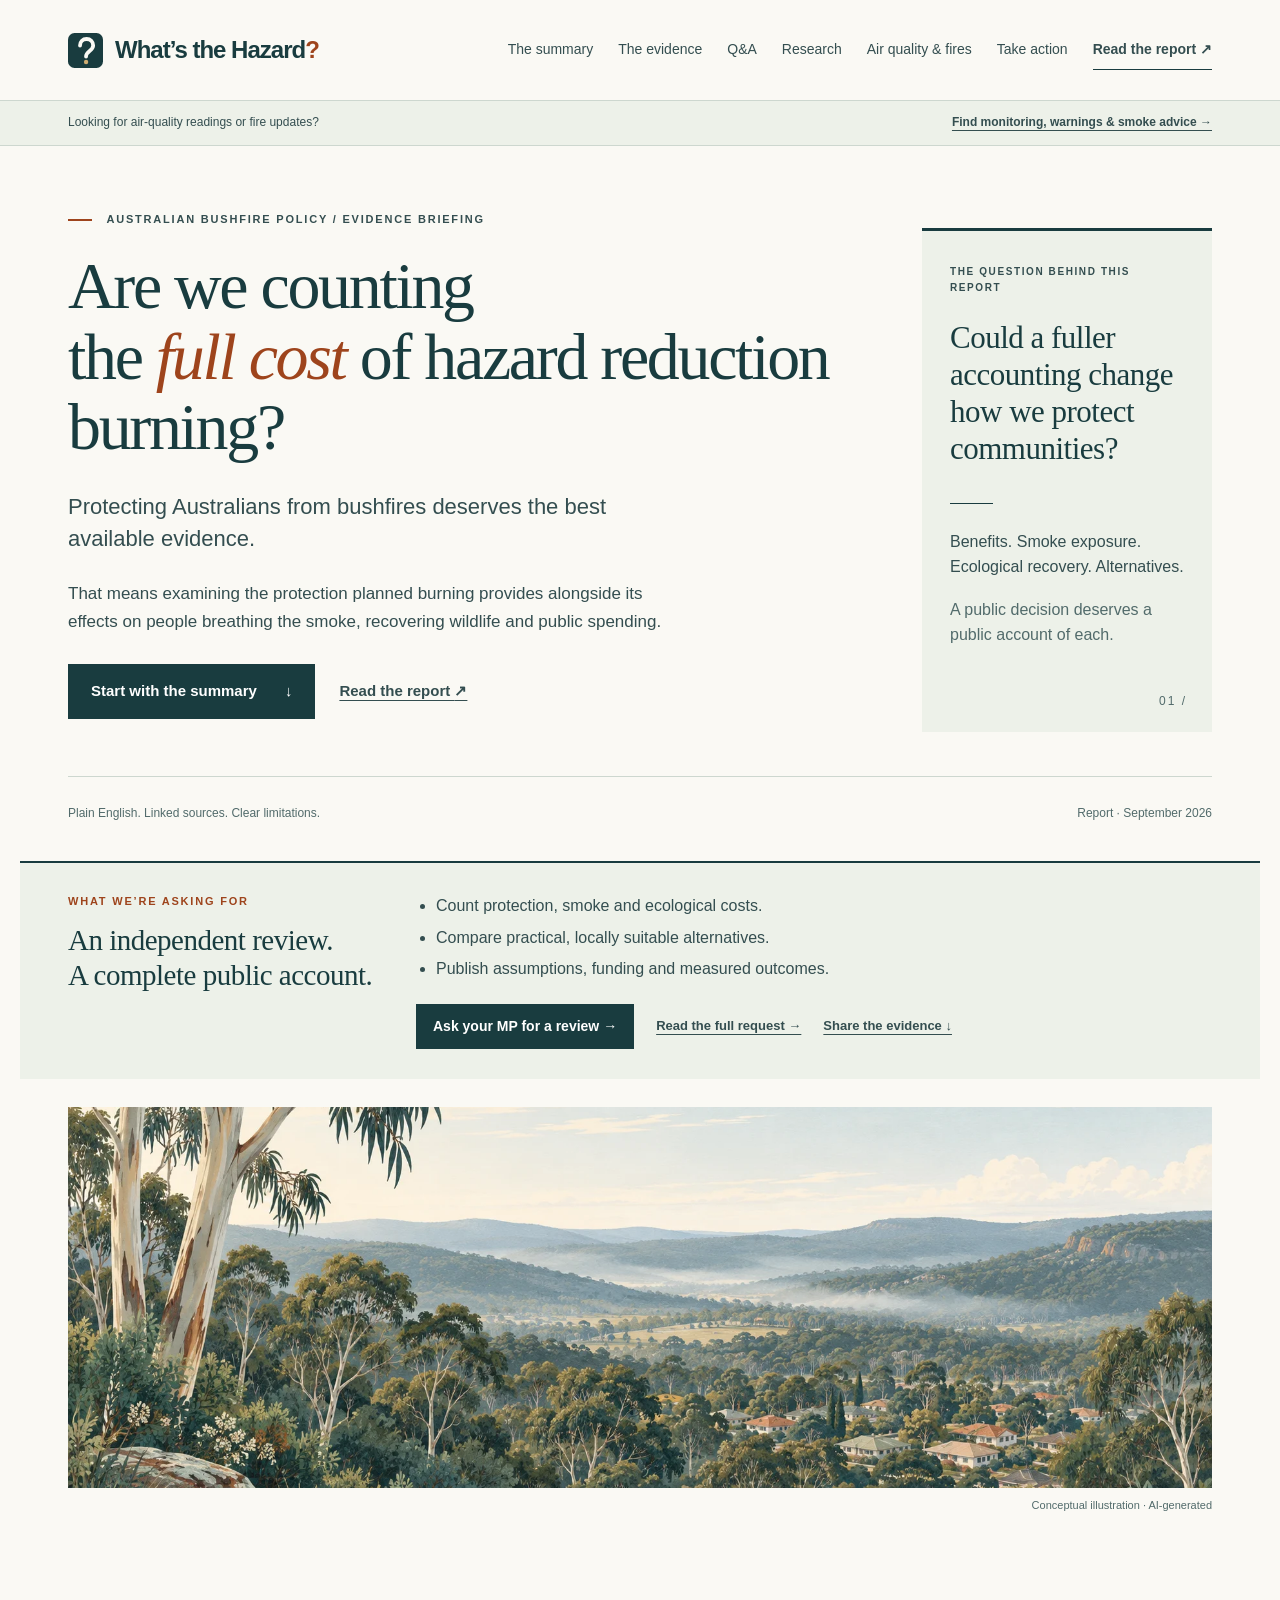
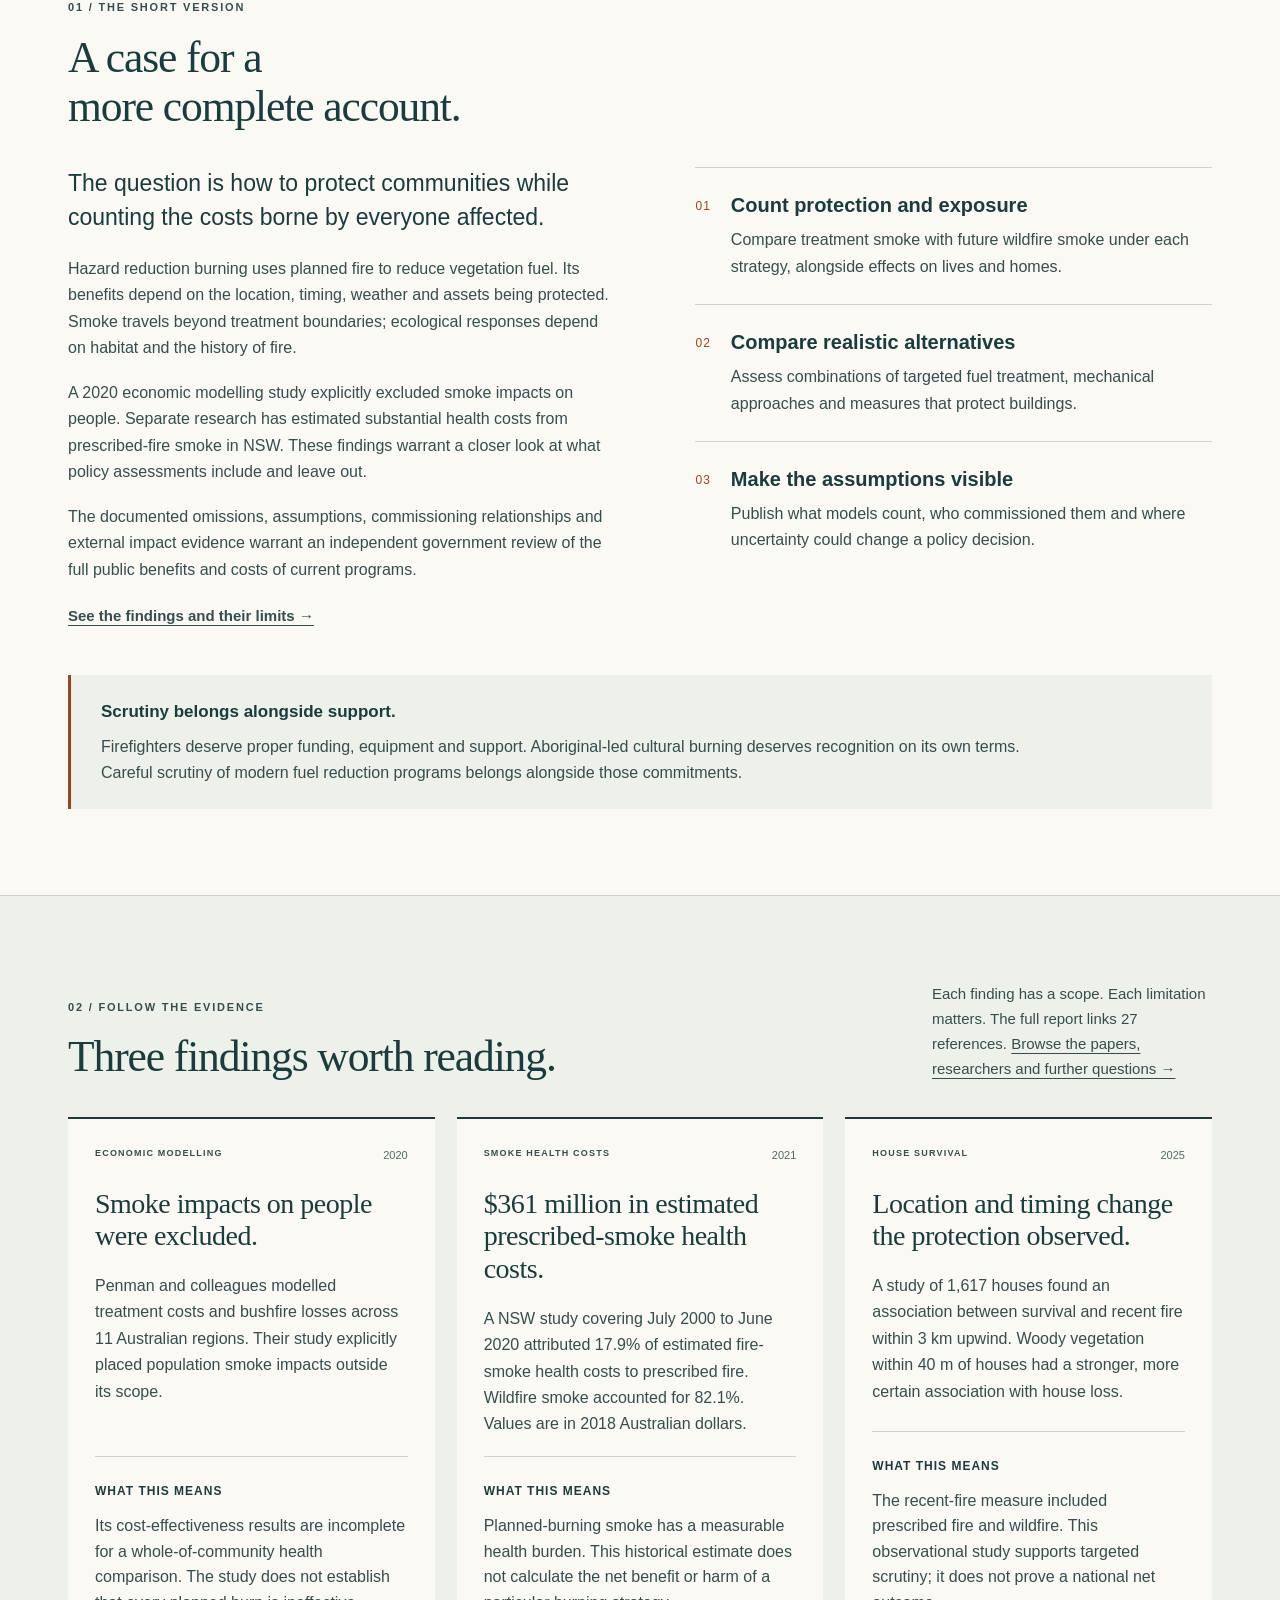
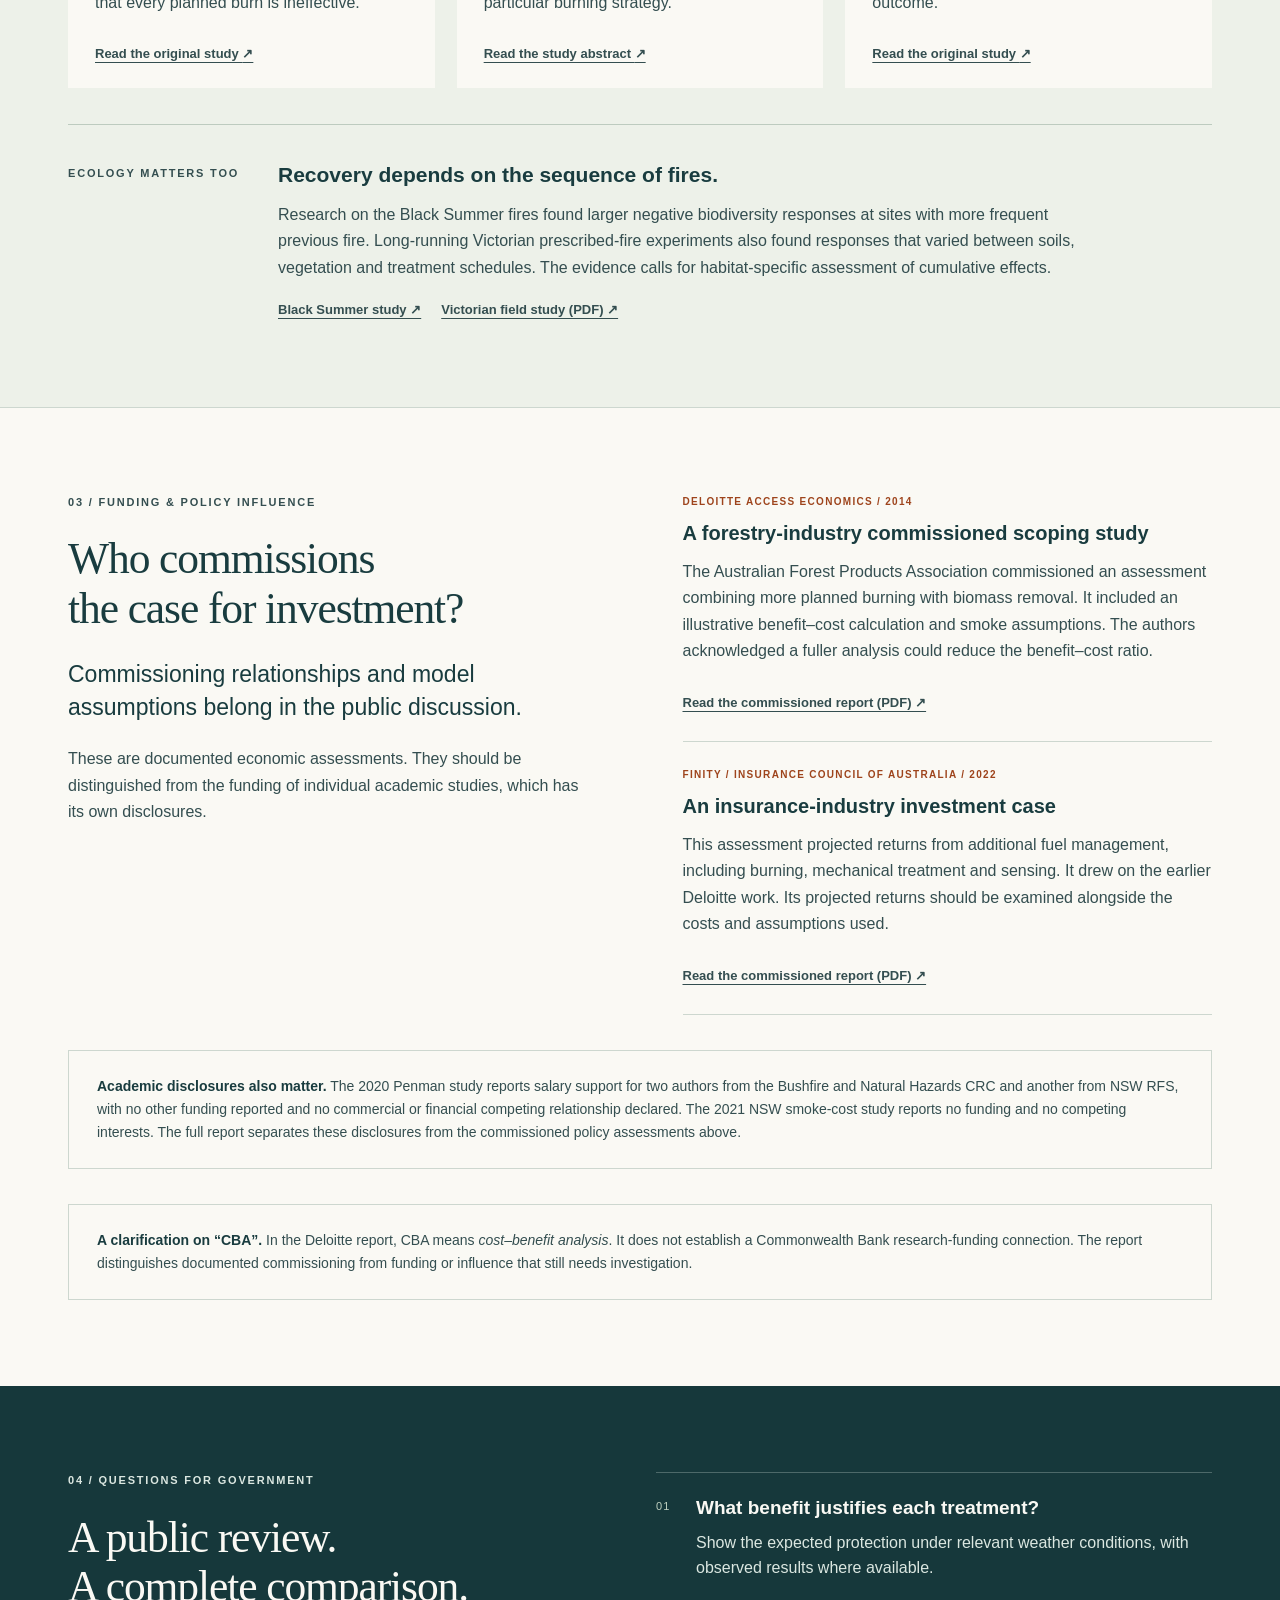
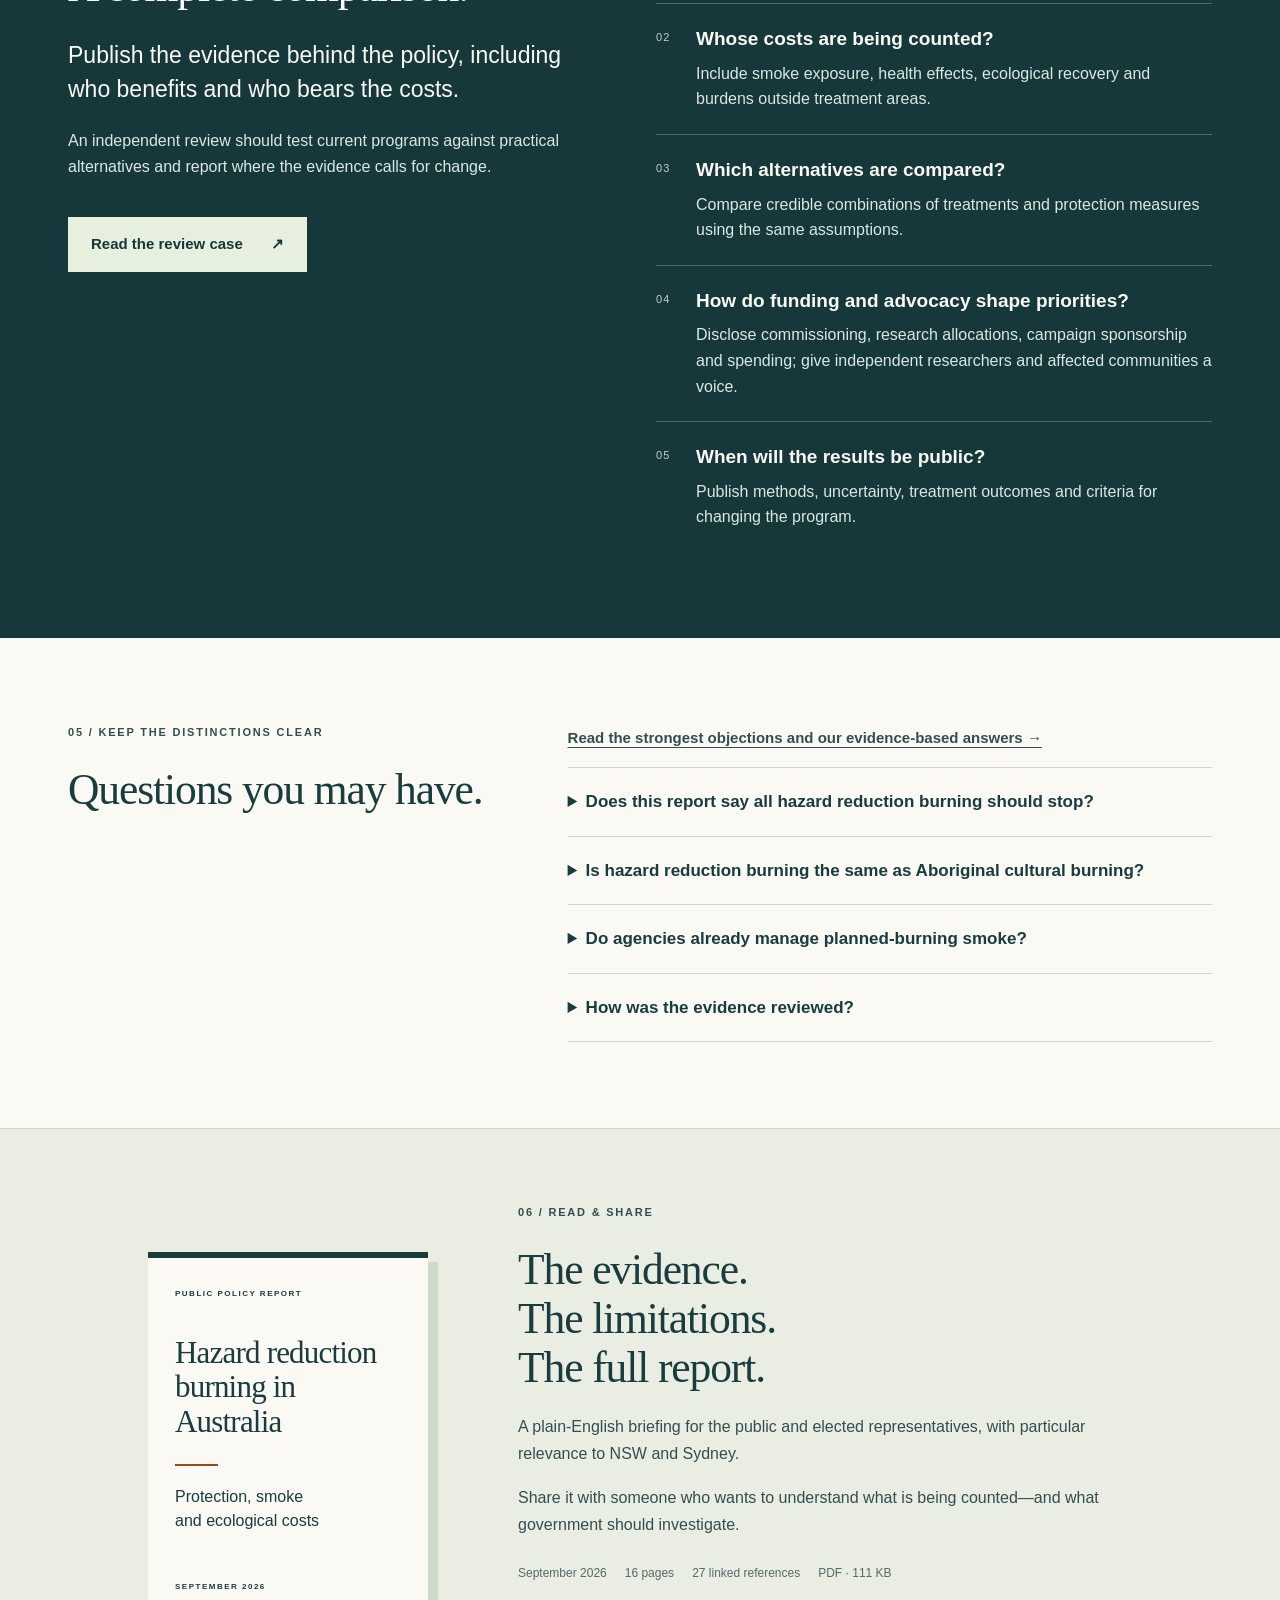
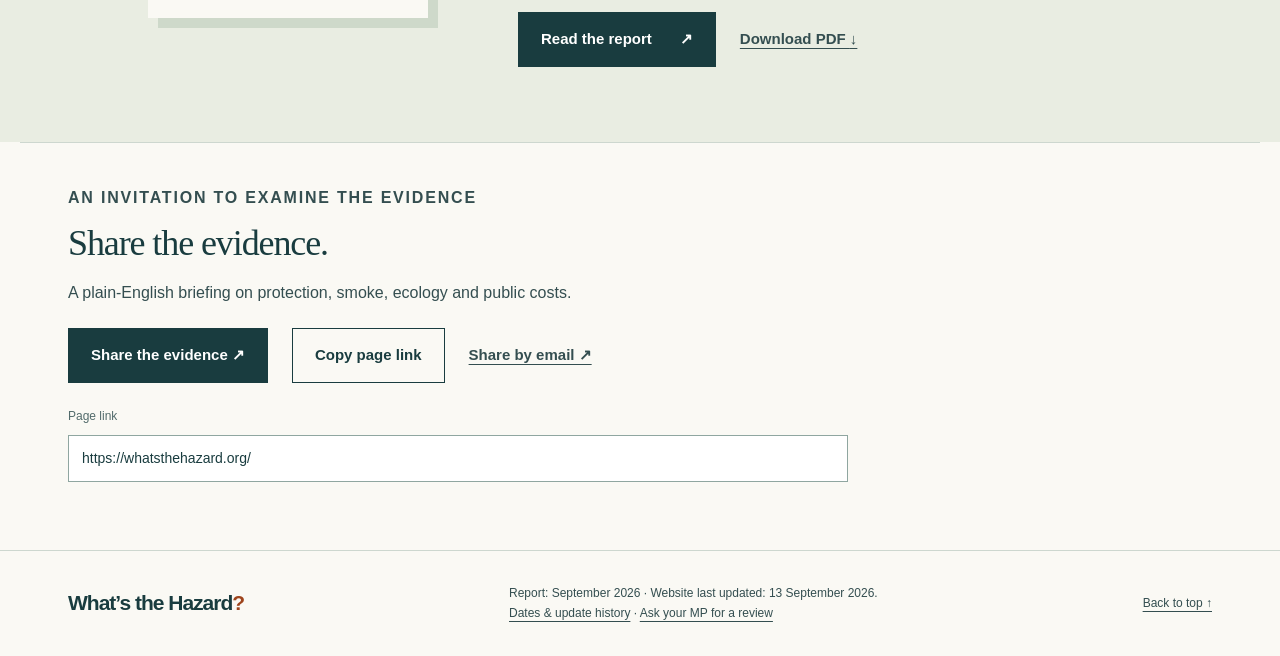
<file: index.html>
<!doctype html>
<html lang="en-AU">
<head>
  <meta charset="utf-8">
  <meta name="viewport" content="width=device-width, initial-scale=1">
  <meta name="description" content="A plain-English evidence briefing on Australian hazard reduction burning: community protection, smoke, ecology, funding and questions for an independent government review.">
  <meta name="theme-color" content="#193c3f">
  <title>What’s the Hazard? — Are we counting the full cost?</title>
  <link rel="icon" href="favicon.ico" sizes="16x16 32x32 48x48">
  <link rel="icon" href="favicon.svg" type="image/svg+xml">
  <link rel="apple-touch-icon" href="assets/apple-touch-icon.png">
  <link rel="stylesheet" href="styles.css">
  <script src="site.js" defer></script>
  <link rel="canonical" href="https://whatsthehazard.org/">
  <meta property="og:url" content="https://whatsthehazard.org/">
</head>
<body>
  <a class="skip" href="#main">Skip to content</a>
  <header class="header">
    <div class="wrap header-inner">
      <a class="brand" href="#top" aria-label="What’s the Hazard? home"><span class="brand-mark" aria-hidden="true"><img src="favicon.svg" alt="" width="35" height="35"></span>What’s the Hazard<span class="brand-dot" aria-hidden="true">?</span></a>
      <nav aria-label="Main navigation"><a href="#summary">The summary</a><a href="#evidence">The evidence</a><a href="questions.html">Q&amp;A</a><a href="research.html">Research</a><a href="air-quality.html">Air quality &amp; fires</a><a href="act.html">Take action</a><a class="nav-report" href="#report">Read the report <span aria-hidden="true">↗</span></a></nav>
    </div>
  </header>
  <main id="main">
    <div class="utility-strip"><div class="wrap"><span>Looking for air-quality readings or fire updates?</span><a href="air-quality.html">Find monitoring, warnings &amp; smoke advice <span aria-hidden="true">→</span></a></div></div>
    <section class="hero" id="top" aria-labelledby="hero-title">
      <div class="wrap hero-grid">
        <div>
          <p class="eyebrow"><span class="tiny-line" aria-hidden="true"></span> Australian bushfire policy / Evidence briefing</p>
          <h1 id="hero-title">Are we counting<br class="desktop-break"> the <em>full cost</em> of hazard reduction burning?</h1>
          <p class="hero-lead">Protecting Australians from bushfires deserves the best available evidence.</p>
          <p class="hero-body">That means examining the protection planned burning provides alongside its effects on people breathing the smoke, recovering wildlife and public spending.</p>
          <div class="actions"><a class="button" href="#summary">Start with the summary <span aria-hidden="true">↓</span></a><a class="text-link" href="reports/hazard-reduction-burning.pdf">Read the report <span aria-hidden="true">↗</span></a></div>
        </div>
        <aside class="hero-note" aria-label="The central question">
          <p class="eyebrow">The question behind this report</p>
          <p class="note-question">Could a fuller accounting change how we protect communities?</p>
          <div class="note-rule"></div>
          <p>Benefits. Smoke exposure. Ecological recovery. Alternatives.</p>
          <p class="note-small">A public decision deserves a public account of each.</p>
          <span class="note-number" aria-hidden="true">01 /</span>
        </aside>
      </div>
      <div class="wrap hero-bottom"><span>Plain English. Linked sources. Clear limitations.</span><span>Report <span aria-hidden="true">·</span> September 2026</span></div>
      <section class="wrap request-banner" id="our-request" aria-labelledby="request-title"><div><p class="eyebrow">What we’re asking for</p><h2 id="request-title">An independent review.<br>A complete public account.</h2></div><div><ul><li>Count protection, smoke and ecological costs.</li><li>Compare practical, locally suitable alternatives.</li><li>Publish assumptions, funding and measured outcomes.</li></ul><div class="actions"><a class="button" href="act.html#find-your-mp">Ask your MP for a review →</a><a class="text-link" href="act.html#full-request">Read the full request →</a><a class="text-link" href="#share">Share the evidence ↓</a></div></div></section>
      <figure class="wrap landscape-figure"><img src="assets/bushland-illustration.webp" alt="Conceptual illustration of eucalyptus bushland, houses at the forest edge and haze across distant hills." width="1774" height="887" decoding="async"><figcaption>Conceptual illustration · AI-generated</figcaption></figure>
    </section>

    <section class="section wrap" id="summary" aria-labelledby="summary-title">
      <div class="section-heading"><p class="eyebrow">01 / The short version</p><h2 id="summary-title">A case for a<br>more complete account.</h2></div>
      <div class="summary-grid">
        <div class="summary-copy">
          <p class="large-text">The question is how to protect communities while counting the costs borne by everyone affected.</p>
          <p>Hazard reduction burning uses planned fire to reduce vegetation fuel. Its benefits depend on the location, timing, weather and assets being protected. Smoke travels beyond treatment boundaries; ecological responses depend on habitat and the history of fire.</p>
          <p>A 2020 economic modelling study explicitly excluded smoke impacts on people. Separate research has estimated substantial health costs from prescribed-fire smoke in NSW. These findings warrant a closer look at what policy assessments include and leave out.</p>
          <p>The documented omissions, assumptions, commissioning relationships and external impact evidence warrant an independent government review of the full public benefits and costs of current programs.</p>
          <a class="text-link" href="#evidence">See the findings and their limits <span aria-hidden="true">→</span></a>
        </div>
        <div class="summary-points">
          <article><span class="point-number">01</span><div><h3>Count protection and exposure</h3><p>Compare treatment smoke with future wildfire smoke under each strategy, alongside effects on lives and homes.</p></div></article>
          <article><span class="point-number">02</span><div><h3>Compare realistic alternatives</h3><p>Assess combinations of targeted fuel treatment, mechanical approaches and measures that protect buildings.</p></div></article>
          <article><span class="point-number">03</span><div><h3>Make the assumptions visible</h3><p>Publish what models count, who commissioned them and where uncertainty could change a policy decision.</p></div></article>
        </div>
      </div>
      <div class="commitment"><strong>Scrutiny belongs alongside support.</strong><p>Firefighters deserve proper funding, equipment and support. Aboriginal-led cultural burning deserves recognition on its own terms. Careful scrutiny of modern fuel reduction programs belongs alongside those commitments.</p></div>
    </section>

    <section class="evidence-section" id="evidence" aria-labelledby="evidence-title">
      <div class="wrap section">
        <div class="section-heading heading-wide"><div><p class="eyebrow">02 / Follow the evidence</p><h2 id="evidence-title">Three findings worth reading.</h2></div><p>Each finding has a scope. Each limitation matters. The full report links 27 references. <a href="research.html">Browse the papers, researchers and further questions →</a></p></div>
        <div class="evidence-grid">
          <article class="evidence-card">
            <div class="card-top"><span class="eyebrow">Economic modelling</span><span class="year">2020</span></div>
            <h3>Smoke impacts on people were excluded.</h3>
            <p>Penman and colleagues modelled treatment costs and bushfire losses across 11 Australian regions. Their study explicitly placed population smoke impacts outside its scope.</p>
            <div class="limit"><strong>What this means</strong><p>Its cost-effectiveness results are incomplete for a whole-of-community health comparison. The study does not establish that every planned burn is ineffective.</p></div>
            <a class="source-link" href="https://www.frontiersin.org/journals/forests-and-global-change/articles/10.3389/ffgc.2020.00079/full">Read the original study <span aria-hidden="true">↗</span></a>
          </article>
          <article class="evidence-card">
            <div class="card-top"><span class="eyebrow">Smoke health costs</span><span class="year">2021</span></div>
            <h3>$361 million in estimated prescribed-smoke health costs.</h3>
            <p>A NSW study covering July 2000 to June 2020 attributed 17.9% of estimated fire-smoke health costs to prescribed fire. Wildfire smoke accounted for 82.1%. Values are in 2018 Australian dollars.</p>
            <div class="limit"><strong>What this means</strong><p>Planned-burning smoke has a measurable health burden. This historical estimate does not calculate the net benefit or harm of a particular burning strategy.</p></div>
            <a class="source-link" href="https://pubmed.ncbi.nlm.nih.gov/34508682/">Read the study abstract <span aria-hidden="true">↗</span></a>
          </article>
          <article class="evidence-card">
            <div class="card-top"><span class="eyebrow">House survival</span><span class="year">2025</span></div>
            <h3>Location and timing change the protection observed.</h3>
            <p>A study of 1,617 houses found an association between survival and recent fire within 3 km upwind. Woody vegetation within 40 m of houses had a stronger, more certain association with house loss.</p>
            <div class="limit"><strong>What this means</strong><p>The recent-fire measure included prescribed fire and wildfire. This observational study supports targeted scrutiny; it does not prove a national net outcome.</p></div>
            <a class="source-link" href="https://link.springer.com/article/10.1186/s42408-025-00413-z">Read the original study <span aria-hidden="true">↗</span></a>
          </article>
        </div>
        <div class="ecology-note"><span class="eyebrow">Ecology matters too</span><div><h3>Recovery depends on the sequence of fires.</h3><p>Research on the Black Summer fires found larger negative biodiversity responses at sites with more frequent previous fire. Long-running Victorian prescribed-fire experiments also found responses that varied between soils, vegetation and treatment schedules. The evidence calls for habitat-specific assessment of cumulative effects.</p><div class="source-pair"><a href="https://doi.org/10.1038/s41586-024-08174-6">Black Summer study ↗</a><a href="https://www.ffm.vic.gov.au/__data/assets/pdf_file/0018/21069/Report-57-Ecological-effects-of-repeated-low-intensity-fires-summary.pdf">Victorian field study (PDF) ↗</a></div></div></div>
      </div>
    </section>

    <section class="section wrap" id="funding" aria-labelledby="funding-title">
      <div class="funding-grid">
        <div><p class="eyebrow">03 / Funding &amp; policy influence</p><h2 id="funding-title">Who commissions<br>the case for investment?</h2><p class="large-text">Commissioning relationships and model assumptions belong in the public discussion.</p><p>These are documented economic assessments. They should be distinguished from the funding of individual academic studies, which has its own disclosures.</p></div>
        <div class="funding-items">
          <article><p class="eyebrow">Deloitte Access Economics / 2014</p><h3>A forestry-industry commissioned scoping study</h3><p>The Australian Forest Products Association commissioned an assessment combining more planned burning with biomass removal. It included an illustrative benefit–cost calculation and smoke assumptions. The authors acknowledged a fuller analysis could reduce the benefit–cost ratio.</p><a class="source-link" href="https://ausfpa.com.au/wp-content/uploads/2016/01/AFPA-DAE-report-Amended-Final-2014-05-27.pdf">Read the commissioned report (PDF) ↗</a></article>
          <article><p class="eyebrow">Finity / Insurance Council of Australia / 2022</p><h3>An insurance-industry investment case</h3><p>This assessment projected returns from additional fuel management, including burning, mechanical treatment and sensing. It drew on the earlier Deloitte work. Its projected returns should be examined alongside the costs and assumptions used.</p><a class="source-link" href="https://insurancecouncil.com.au/wp-content/uploads/2022/02/R_ICA_Resilience_Final_220218.pdf">Read the commissioned report (PDF) ↗</a></article>
        </div>
      </div>
      <div class="clarification"><strong>Academic disclosures also matter.</strong> The 2020 Penman study reports salary support for two authors from the Bushfire and Natural Hazards CRC and another from NSW RFS, with no other funding reported and no commercial or financial competing relationship declared. The 2021 NSW smoke-cost study reports no funding and no competing interests. The full report separates these disclosures from the commissioned policy assessments above.</div>
      <div class="clarification"><strong>A clarification on “CBA”.</strong> In the Deloitte report, CBA means <em>cost–benefit analysis</em>. It does not establish a Commonwealth Bank research-funding connection. The report distinguishes documented commissioning from funding or influence that still needs investigation.</div>
    </section>

    <section class="questions-section" id="questions" aria-labelledby="questions-title">
      <div class="wrap section questions-grid">
        <div><p class="eyebrow">04 / Questions for government</p><h2 id="questions-title">A public review.<br>A complete comparison.</h2><p class="large-text">Publish the evidence behind the policy, including who benefits and who bears the costs.</p><p>An independent review should test current programs against practical alternatives and report where the evidence calls for change.</p><a class="button button-light" href="reports/hazard-reduction-burning.pdf">Read the review case <span aria-hidden="true">↗</span></a></div>
        <ol class="questions-list">
          <li><h3>What benefit justifies each treatment?</h3><p>Show the expected protection under relevant weather conditions, with observed results where available.</p></li>
          <li><h3>Whose costs are being counted?</h3><p>Include smoke exposure, health effects, ecological recovery and burdens outside treatment areas.</p></li>
          <li><h3>Which alternatives are compared?</h3><p>Compare credible combinations of treatments and protection measures using the same assumptions.</p></li>
          <li><h3>How do funding and advocacy shape priorities?</h3><p>Disclose commissioning, research allocations, campaign sponsorship and spending; give independent researchers and affected communities a voice.</p></li>
          <li><h3>When will the results be public?</h3><p>Publish methods, uncertainty, treatment outcomes and criteria for changing the program.</p></li>
        </ol>
      </div>
    </section>

    <section class="section wrap faq-section" aria-labelledby="faq-title">
      <div><p class="eyebrow">05 / Keep the distinctions clear</p><h2 id="faq-title">Questions you may have.</h2></div>
      <div class="faq-list"><p class="qa-promo"><a class="text-link" href="questions.html">Read the strongest objections and our evidence-based answers →</a></p>
        <details><summary>Does this report say all hazard reduction burning should stop?</summary><div class="faq-answer"><p>It makes the case for a complete comparison of protection, health, ecological effects and alternatives. Benefits can vary substantially by place and conditions. The evidence presented does not establish that every burn is harmful or that a single alternative fits every landscape.</p></div></details>
        <details><summary>Is hazard reduction burning the same as Aboriginal cultural burning?</summary><div class="faq-answer"><p>They can have different objectives, governance and practices. The NSW Cultural Fire Strategy identifies conflation of cultural fire with hazard reduction as a barrier. Aboriginal-led cultural fire should be understood on its own terms, with Aboriginal authority and knowledge respected.</p><a href="https://www.environment.nsw.gov.au/sites/default/files/2025-11/nsw-cultural-fire-strategy-250178.pdf">Read the NSW Cultural Fire Strategy (PDF) ↗</a></div></details>
        <details><summary>Do agencies already manage planned-burning smoke?</summary><div class="faq-answer"><p>The NSW Rural Fire Service describes smoke forecasting, community advice and adjustments to burns. A government review should examine how these measures perform and whether residual exposure and health costs are fully included in policy assessments.</p><a href="https://www.rfs.nsw.gov.au/fire-information/hazard-reductions/managing-smoke-and-its-impact-on-the-community">Read the RFS smoke-management information ↗</a></div></details>
        <details><summary>How was the evidence reviewed?</summary><div class="faq-answer"><p>This is a targeted evidence review, rather than a systematic literature search or a reanalysis of raw data. The report checks substantive claims against original publications, public abstracts, limitations and government documents, and identifies where only an abstract was accessible. It distinguishes observed results, modelled estimates and advocacy.</p><p>The report includes 27 linked references. Sources were checked on 13 September 2026. Read the methods and limitations before applying a finding to another region or treatment.</p></div></details>
      </div>
    </section>

    <section class="report-section" id="report" aria-labelledby="report-title">
      <div class="wrap report-grid">
        <div class="report-cover" aria-hidden="true"><span>PUBLIC POLICY REPORT</span><div>Hazard reduction<br>burning in<br>Australia<span class="cover-line"></span></div><p>Protection, smoke<br>and ecological costs</p><span>SEPTEMBER 2026</span></div>
        <div><p class="eyebrow">06 / Read &amp; share</p><h2 id="report-title">The evidence.<br>The limitations.<br>The full report.</h2><p>A plain-English briefing for the public and elected representatives, with particular relevance to NSW and Sydney.</p><p>Share it with someone who wants to understand what is being counted—and what government should investigate.</p><div class="report-meta"><span>September 2026</span><span>16 pages</span><span>27 linked references</span><span>PDF · 111 KB</span></div><div class="actions"><a class="button" href="reports/hazard-reduction-burning.pdf">Read the report <span aria-hidden="true">↗</span></a><a class="text-link" href="reports/hazard-reduction-burning.pdf" download>Download PDF <span aria-hidden="true">↓</span></a></div></div>
      </div>
    </section>
  </main>
  <section class="wrap share-section" id="share" aria-labelledby="share-title"><p class="eyebrow">An invitation to examine the evidence</p><h2 id="share-title">Share the evidence.</h2><p>A plain-English briefing on protection, smoke, ecology and public costs.</p><div class="actions"><button class="button" type="button" data-share hidden>Share the evidence ↗</button><button class="button button-outline" type="button" data-copy-link hidden>Copy page link</button><a class="text-link" data-share-email href="mailto:?subject=What%E2%80%99s%20the%20Hazard%3F%20%E2%80%94%20read%20the%20evidence&amp;body=A%20plain-English%20briefing%20on%20hazard%20reduction%20burning%3A%20protection%2C%20smoke%2C%20ecology%20and%20public%20costs.%0A%0Ahttps%3A%2F%2Fwhatsthehazard.org%2F">Share by email ↗</a></div><label class="share-link-label" for="share-url">Page link</label><input class="share-url" id="share-url" data-share-url type="url" value="https://whatsthehazard.org/" readonly><p class="action-status" id="share-status" role="status" aria-live="polite"></p></section><footer class="footer"><div class="wrap footer-inner"><a class="brand" href="index.html">What’s the Hazard<span class="brand-dot" aria-hidden="true">?</span></a><p>Report: September 2026 · Website last updated: <time datetime="2026-09-13">13 September 2026</time>.<br><a href="updates.html">Dates &amp; update history</a> · <a href="act.html">Ask your MP for a review</a></p><a href="#top">Back to top ↑</a></div></footer>
</body>
</html>
</file>
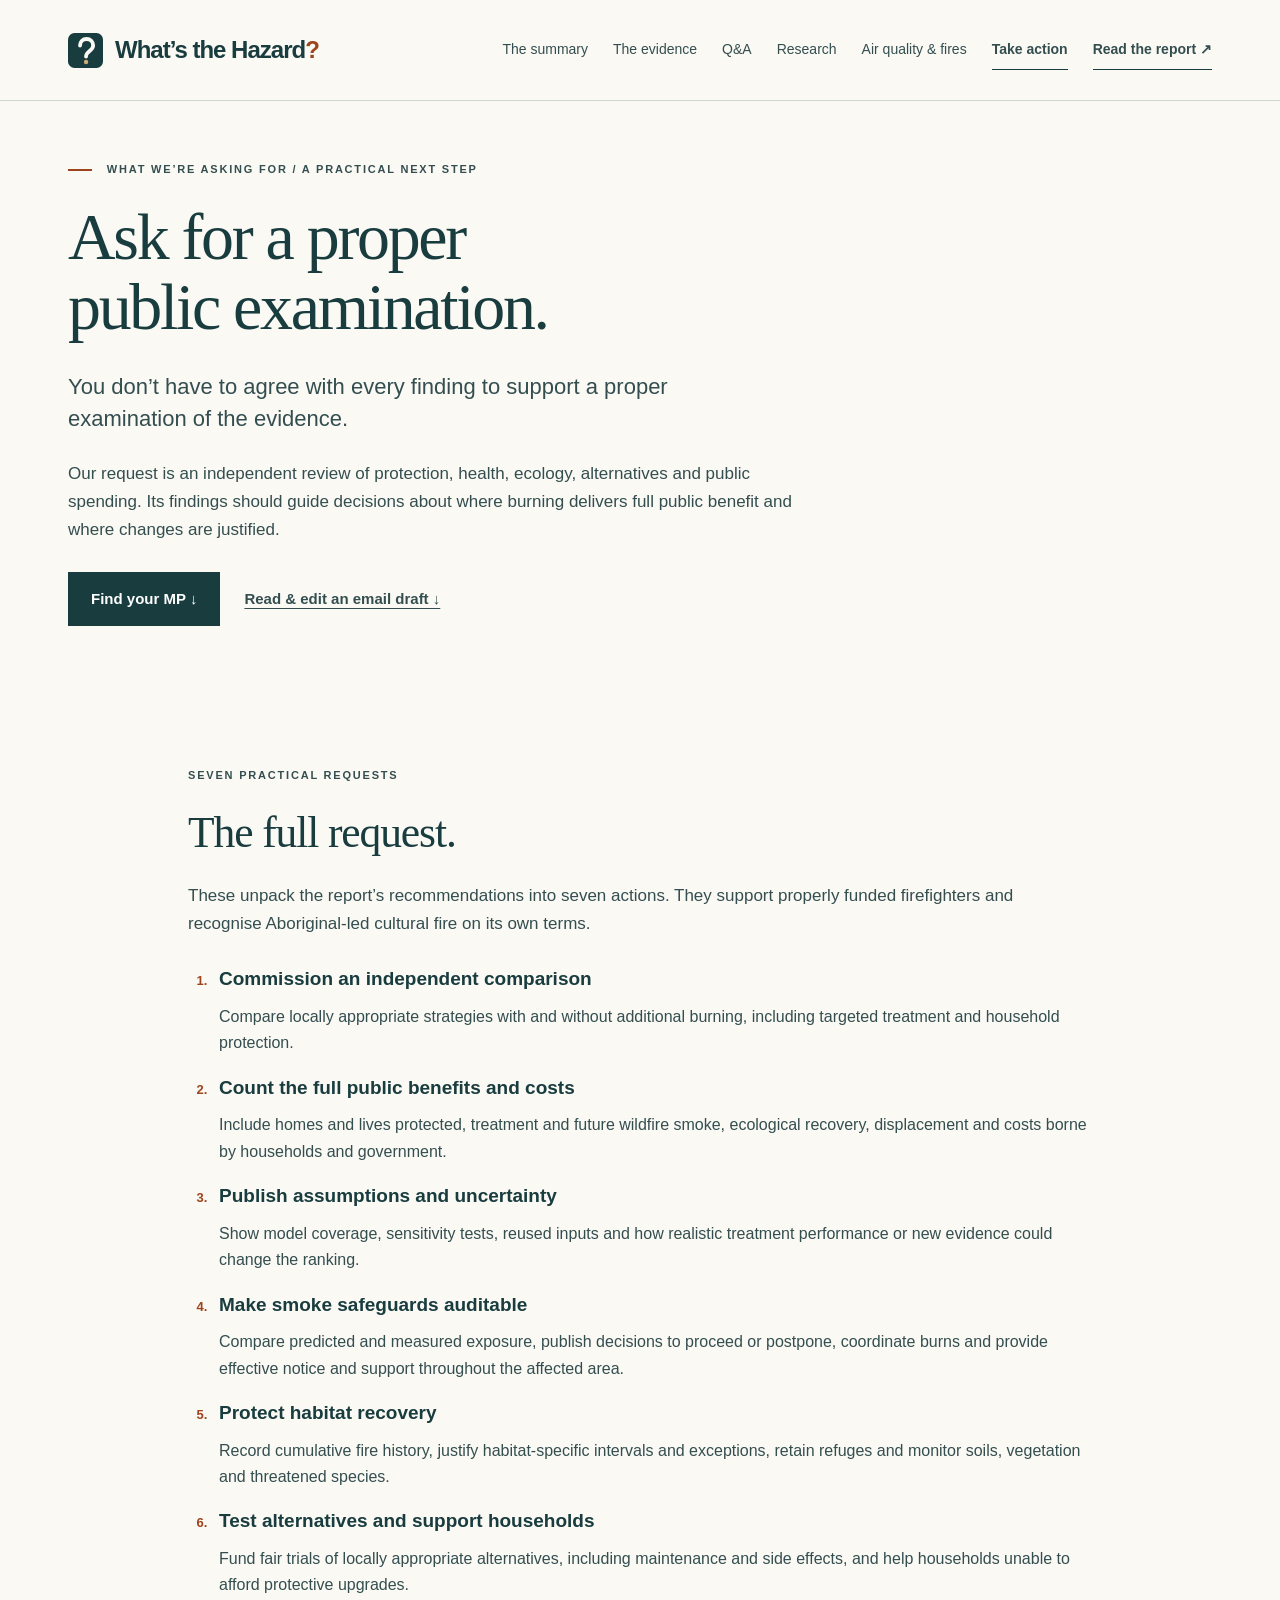
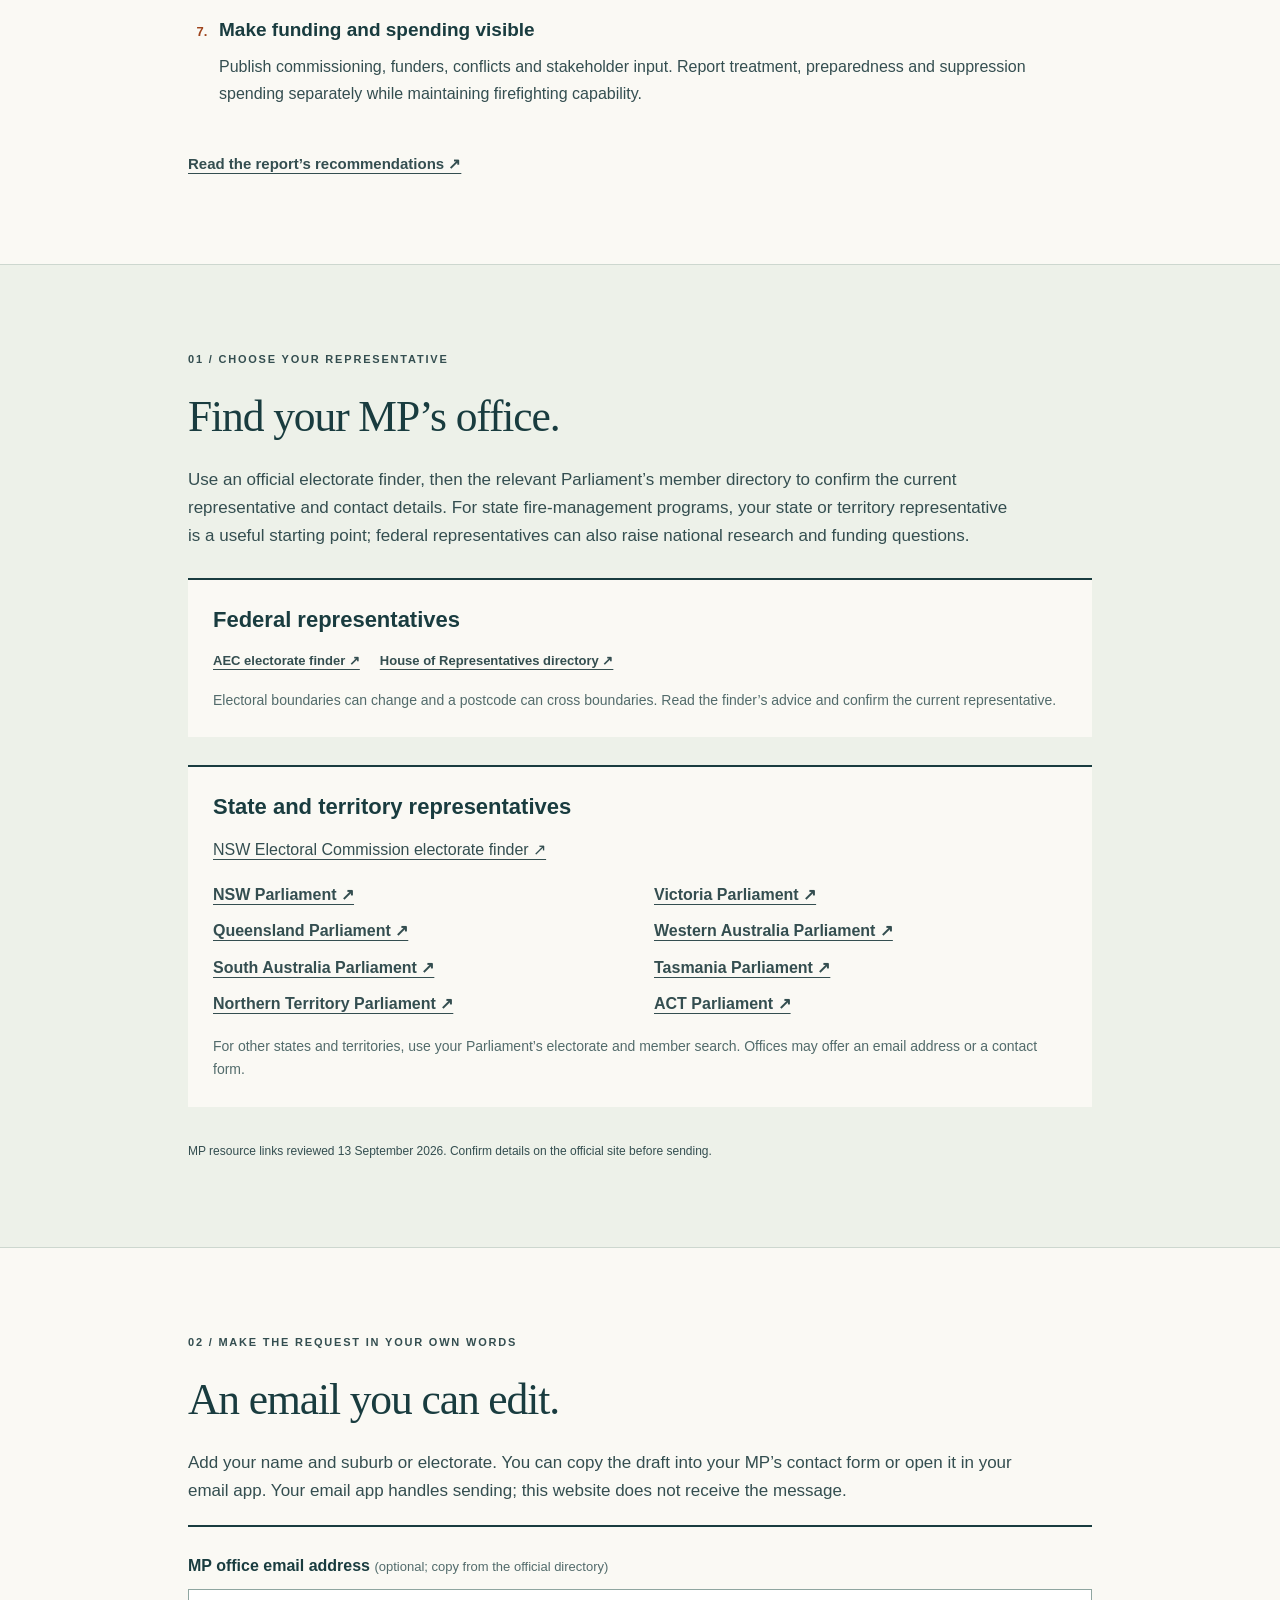
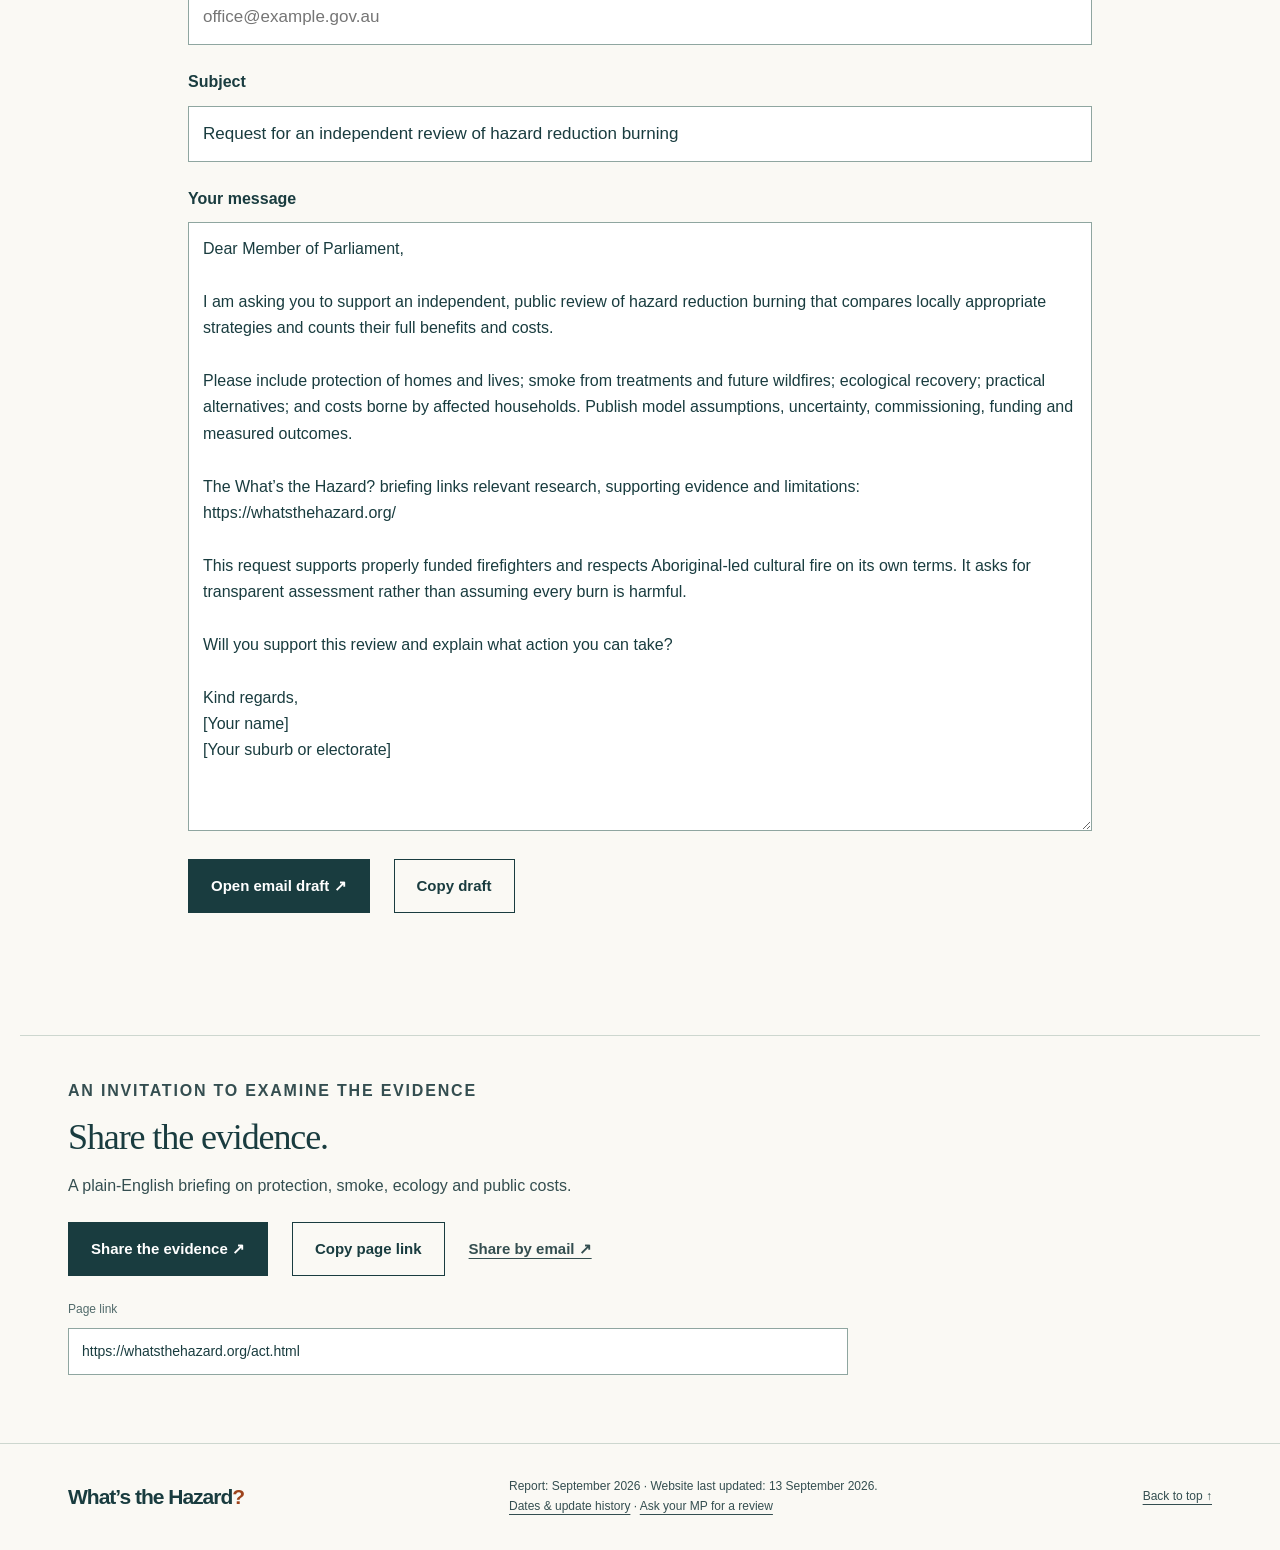
<file: act.html>
<!doctype html>
<html lang="en-AU">
<head>
  <meta charset="utf-8">
  <meta name="viewport" content="width=device-width, initial-scale=1">
  <meta name="description" content="Seven practical requests for an independent public review of hazard reduction burning, official MP resources and an editable email draft.">
  <meta name="theme-color" content="#193c3f">
  <title>What we’re asking for — What’s the Hazard?</title>
  <link rel="icon" href="favicon.ico" sizes="16x16 32x32 48x48">
  <link rel="icon" href="favicon.svg" type="image/svg+xml">
  <link rel="apple-touch-icon" href="assets/apple-touch-icon.png">
  <link rel="stylesheet" href="styles.css">
  <script src="site.js" defer></script>
  <link rel="canonical" href="https://whatsthehazard.org/act.html">
  <meta property="og:url" content="https://whatsthehazard.org/act.html">
</head>
<body><a class="skip" href="#main">Skip to content</a><header class="header"><div class="wrap header-inner">
    <a class="brand" href="index.html" aria-label="What’s the Hazard? home"><span class="brand-mark" aria-hidden="true"><img src="favicon.svg" alt="" width="35" height="35"></span>What’s the Hazard<span class="brand-dot" aria-hidden="true">?</span></a>
    <nav aria-label="Main navigation"><a href="index.html#summary">The summary</a><a href="index.html#evidence">The evidence</a><a href="questions.html">Q&amp;A</a><a href="research.html">Research</a><a href="air-quality.html">Air quality &amp; fires</a><a href="act.html" aria-current="page">Take action</a><a class="nav-report" href="index.html#report">Read the report <span aria-hidden="true">↗</span></a></nav>
  </div></header><main id="main"><section class="wrap resource-hero" id="top"><p class="eyebrow"><span class="tiny-line" aria-hidden="true"></span> What we’re asking for / A practical next step</p><h1>Ask for a proper<br>public examination.</h1><p class="hero-lead">You don’t have to agree with every finding to support a proper examination of the evidence.</p><p class="resource-intro">Our request is an independent review of protection, health, ecology, alternatives and public spending. Its findings should guide decisions about where burning delivers full public benefit and where changes are justified.</p><div class="actions"><a class="button" href="#find-your-mp">Find your MP ↓</a><a class="text-link" href="#email-draft">Read &amp; edit an email draft ↓</a></div></section>
<section class="wrap section action-content" id="full-request"><p class="eyebrow">Seven practical requests</p><h2>The full request.</h2><p>These unpack the report’s recommendations into seven actions. They support properly funded firefighters and recognise Aboriginal-led cultural fire on its own terms.</p><ol class="research-angles full-request"><li><h3>Commission an independent comparison</h3><p>Compare locally appropriate strategies with and without additional burning, including targeted treatment and household protection.</p></li><li><h3>Count the full public benefits and costs</h3><p>Include homes and lives protected, treatment and future wildfire smoke, ecological recovery, displacement and costs borne by households and government.</p></li><li><h3>Publish assumptions and uncertainty</h3><p>Show model coverage, sensitivity tests, reused inputs and how realistic treatment performance or new evidence could change the ranking.</p></li><li><h3>Make smoke safeguards auditable</h3><p>Compare predicted and measured exposure, publish decisions to proceed or postpone, coordinate burns and provide effective notice and support throughout the affected area.</p></li><li><h3>Protect habitat recovery</h3><p>Record cumulative fire history, justify habitat-specific intervals and exceptions, retain refuges and monitor soils, vegetation and threatened species.</p></li><li><h3>Test alternatives and support households</h3><p>Fund fair trials of locally appropriate alternatives, including maintenance and side effects, and help households unable to afford protective upgrades.</p></li><li><h3>Make funding and spending visible</h3><p>Publish commissioning, funders, conflicts and stakeholder input. Report treatment, preparedness and suppression spending separately while maintaining firefighting capability.</p></li></ol><a class="text-link" href="reports/hazard-reduction-burning.pdf">Read the report’s recommendations ↗</a></section>
<section class="evidence-section" id="find-your-mp"><div class="wrap section action-content"><p class="eyebrow">01 / Choose your representative</p><h2>Find your MP’s office.</h2><p>Use an official electorate finder, then the relevant Parliament’s member directory to confirm the current representative and contact details. For state fire-management programs, your state or territory representative is a useful starting point; federal representatives can also raise national research and funding questions.</p><div class="mp-card"><h3>Federal representatives</h3><div class="source-pair"><a href="https://electorate.aec.gov.au/">AEC electorate finder ↗</a><a href="https://www.aph.gov.au/Senators_and_Members/Members">House of Representatives directory ↗</a></div><p class="mp-note">Electoral boundaries can change and a postcode can cross boundaries. Read the finder’s advice and confirm the current representative.</p></div><div class="mp-card"><h3>State and territory representatives</h3><p><a href="https://elections.nsw.gov.au/elections/find-my-electorate">NSW Electoral Commission electorate finder ↗</a></p><div class="mp-state-links"><a href="https://www.parliament.nsw.gov.au/members-and-electorates/members-and-ministers">NSW Parliament ↗</a><a href="https://www.parliament.vic.gov.au/">Victoria Parliament ↗</a><a href="https://www.parliament.qld.gov.au/">Queensland Parliament ↗</a><a href="https://www.parliament.wa.gov.au/">Western Australia Parliament ↗</a><a href="https://www.parliament.sa.gov.au/">South Australia Parliament ↗</a><a href="https://www.parliament.tas.gov.au/">Tasmania Parliament ↗</a><a href="https://parliament.nt.gov.au/">Northern Territory Parliament ↗</a><a href="https://www.parliament.act.gov.au/">ACT Parliament ↗</a></div><p class="mp-note">For other states and territories, use your Parliament’s electorate and member search. Offices may offer an email address or a contact form.</p></div><p class="directory-date">MP resource links reviewed 13 September 2026. Confirm details on the official site before sending.</p></div></section>
<section class="wrap section action-content" id="email-draft"><p class="eyebrow">02 / Make the request in your own words</p><h2>An email you can edit.</h2><p>Add your name and suburb or electorate. You can copy the draft into your MP’s contact form or open it in your email app. Your email app handles sending; this website does not receive the message.</p><div class="email-editor"><label for="mp-email">MP office email address <span>(optional; copy from the official directory)</span></label><input id="mp-email" type="email" autocomplete="off" placeholder="office@example.gov.au"><label for="email-subject">Subject</label><input id="email-subject" type="text" value="Request for an independent review of hazard reduction burning"><label for="email-body">Your message</label><textarea id="email-body" rows="22" spellcheck="true">Dear Member of Parliament,

I am asking you to support an independent, public review of hazard reduction burning that compares locally appropriate strategies and counts their full benefits and costs.

Please include protection of homes and lives; smoke from treatments and future wildfires; ecological recovery; practical alternatives; and costs borne by affected households. Publish model assumptions, uncertainty, commissioning, funding and measured outcomes.

The What’s the Hazard? briefing links relevant research, supporting evidence and limitations:
https://whatsthehazard.org/

This request supports properly funded firefighters and respects Aboriginal-led cultural fire on its own terms. It asks for transparent assessment rather than assuming every burn is harmful.

Will you support this review and explain what action you can take?

Kind regards,
[Your name]
[Your suburb or electorate]</textarea><div class="actions"><a class="button" id="email-link" href="mailto:?subject=Request%20for%20an%20independent%20review%20of%20hazard%20reduction%20burning&amp;body=Dear%20Member%20of%20Parliament%2C%0A%0AI%20am%20asking%20you%20to%20support%20an%20independent%2C%20public%20review%20of%20hazard%20reduction%20burning%20that%20compares%20locally%20appropriate%20strategies%20and%20counts%20their%20full%20benefits%20and%20costs.%0A%0APlease%20include%20protection%20of%20homes%20and%20lives%3B%20smoke%20from%20treatments%20and%20future%20wildfires%3B%20ecological%20recovery%3B%20practical%20alternatives%3B%20and%20costs%20borne%20by%20affected%20households.%20Publish%20model%20assumptions%2C%20uncertainty%2C%20commissioning%2C%20funding%20and%20measured%20outcomes.%0A%0AThe%20What%E2%80%99s%20the%20Hazard%3F%20briefing%20links%20relevant%20research%2C%20supporting%20evidence%20and%20limitations%3A%0Ahttps%3A%2F%2Fwhatsthehazard.org%2F%0A%0AThis%20request%20supports%20properly%20funded%20firefighters%20and%20respects%20Aboriginal-led%20cultural%20fire%20on%20its%20own%20terms.%20It%20asks%20for%20transparent%20assessment%20rather%20than%20assuming%20every%20burn%20is%20harmful.%0A%0AWill%20you%20support%20this%20review%20and%20explain%20what%20action%20you%20can%20take%3F%0A%0AKind%20regards%2C%0A%5BYour%20name%5D%0A%5BYour%20suburb%20or%20electorate%5D">Open email draft ↗</a><button class="button button-outline" type="button" id="copy-draft" hidden>Copy draft</button></div><p class="action-status" id="draft-status" role="status" aria-live="polite"></p><noscript><p>Edit the text above, then copy it manually into your email app or the office’s contact form. The email link opens the original draft.</p></noscript></div></section></main><section class="wrap share-section" id="share" aria-labelledby="share-title"><p class="eyebrow">An invitation to examine the evidence</p><h2 id="share-title">Share the evidence.</h2><p>A plain-English briefing on protection, smoke, ecology and public costs.</p><div class="actions"><button class="button" type="button" data-share hidden>Share the evidence ↗</button><button class="button button-outline" type="button" data-copy-link hidden>Copy page link</button><a class="text-link" data-share-email href="mailto:?subject=What%E2%80%99s%20the%20Hazard%3F%20%E2%80%94%20read%20the%20evidence&amp;body=A%20plain-English%20briefing%20on%20hazard%20reduction%20burning%3A%20protection%2C%20smoke%2C%20ecology%20and%20public%20costs.%0A%0Ahttps%3A%2F%2Fwhatsthehazard.org%2Fact.html">Share by email ↗</a></div><label class="share-link-label" for="share-url">Page link</label><input class="share-url" id="share-url" data-share-url type="url" value="https://whatsthehazard.org/act.html" readonly><p class="action-status" id="share-status" role="status" aria-live="polite"></p></section><footer class="footer"><div class="wrap footer-inner"><a class="brand" href="index.html">What’s the Hazard<span class="brand-dot" aria-hidden="true">?</span></a><p>Report: September 2026 · Website last updated: <time datetime="2026-09-13">13 September 2026</time>.<br><a href="updates.html">Dates &amp; update history</a> · <a href="act.html">Ask your MP for a review</a></p><a href="#top">Back to top ↑</a></div></footer></body></html>
</file>
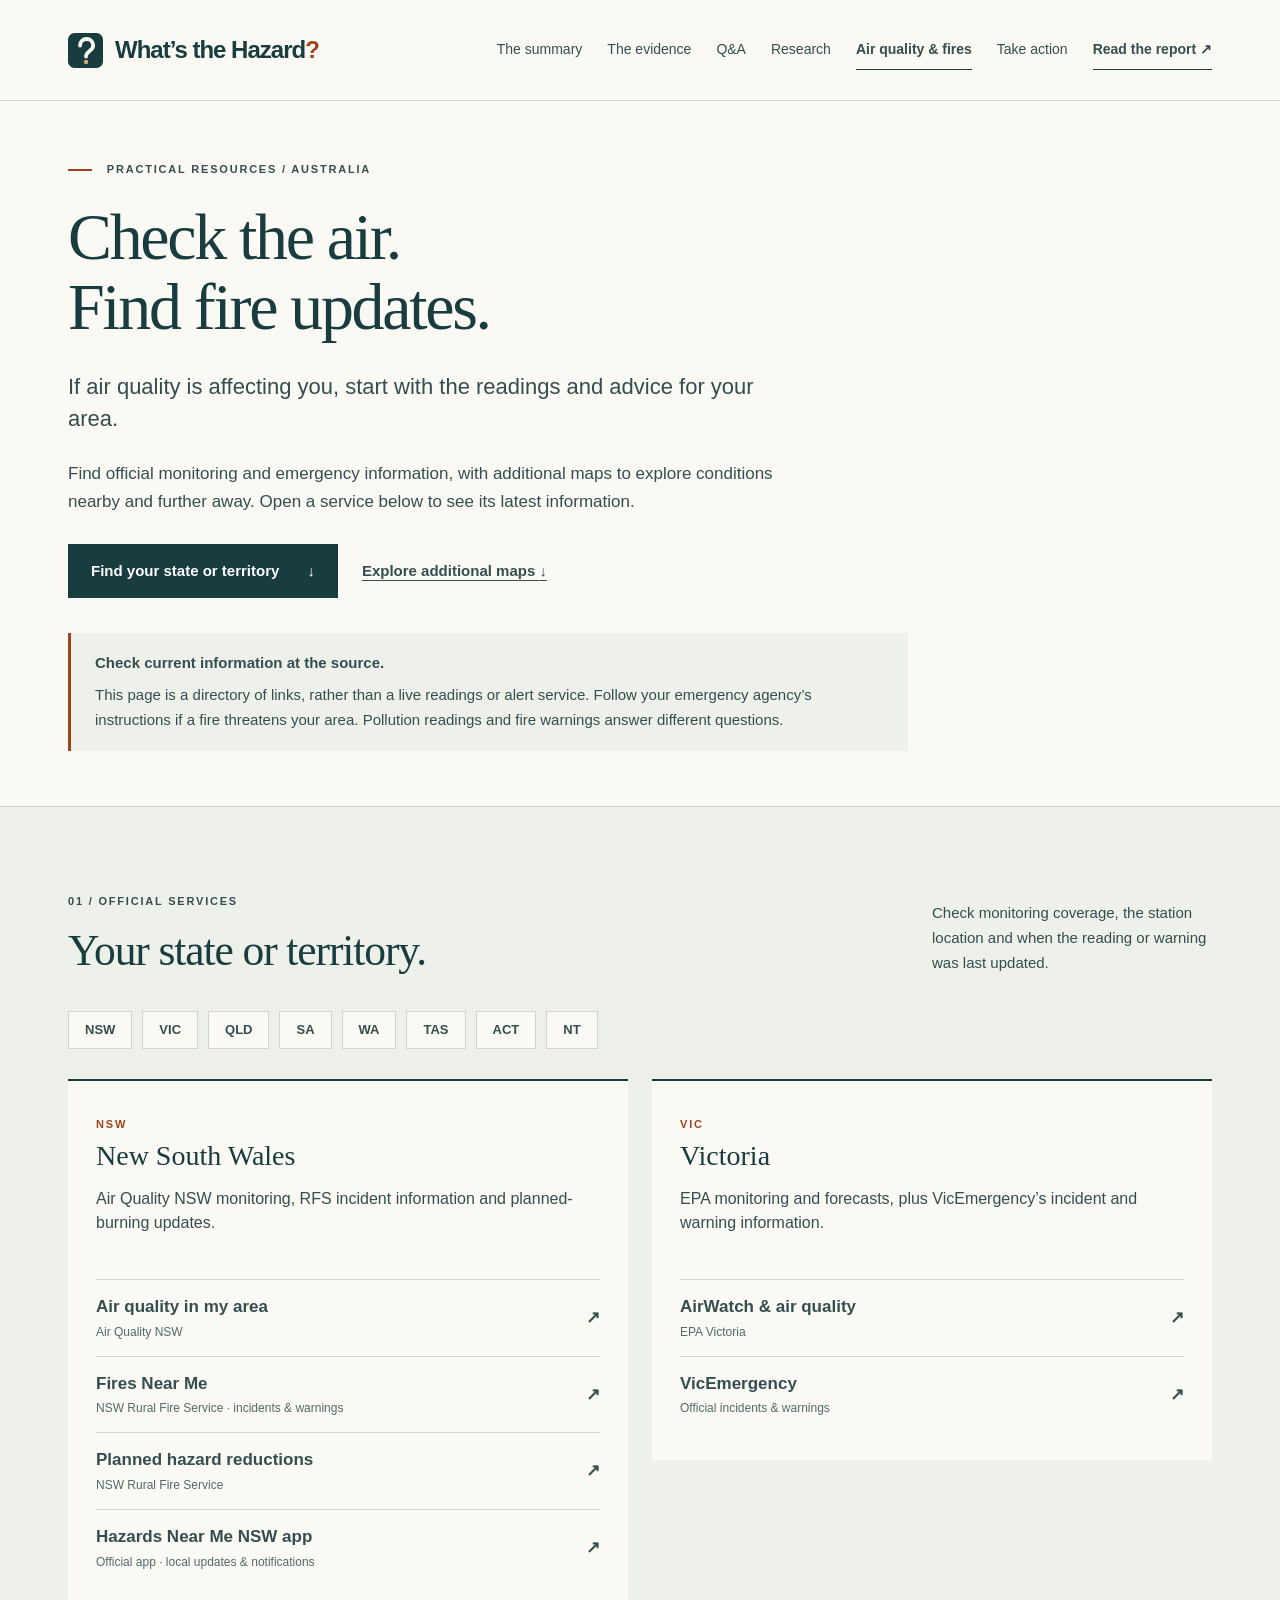
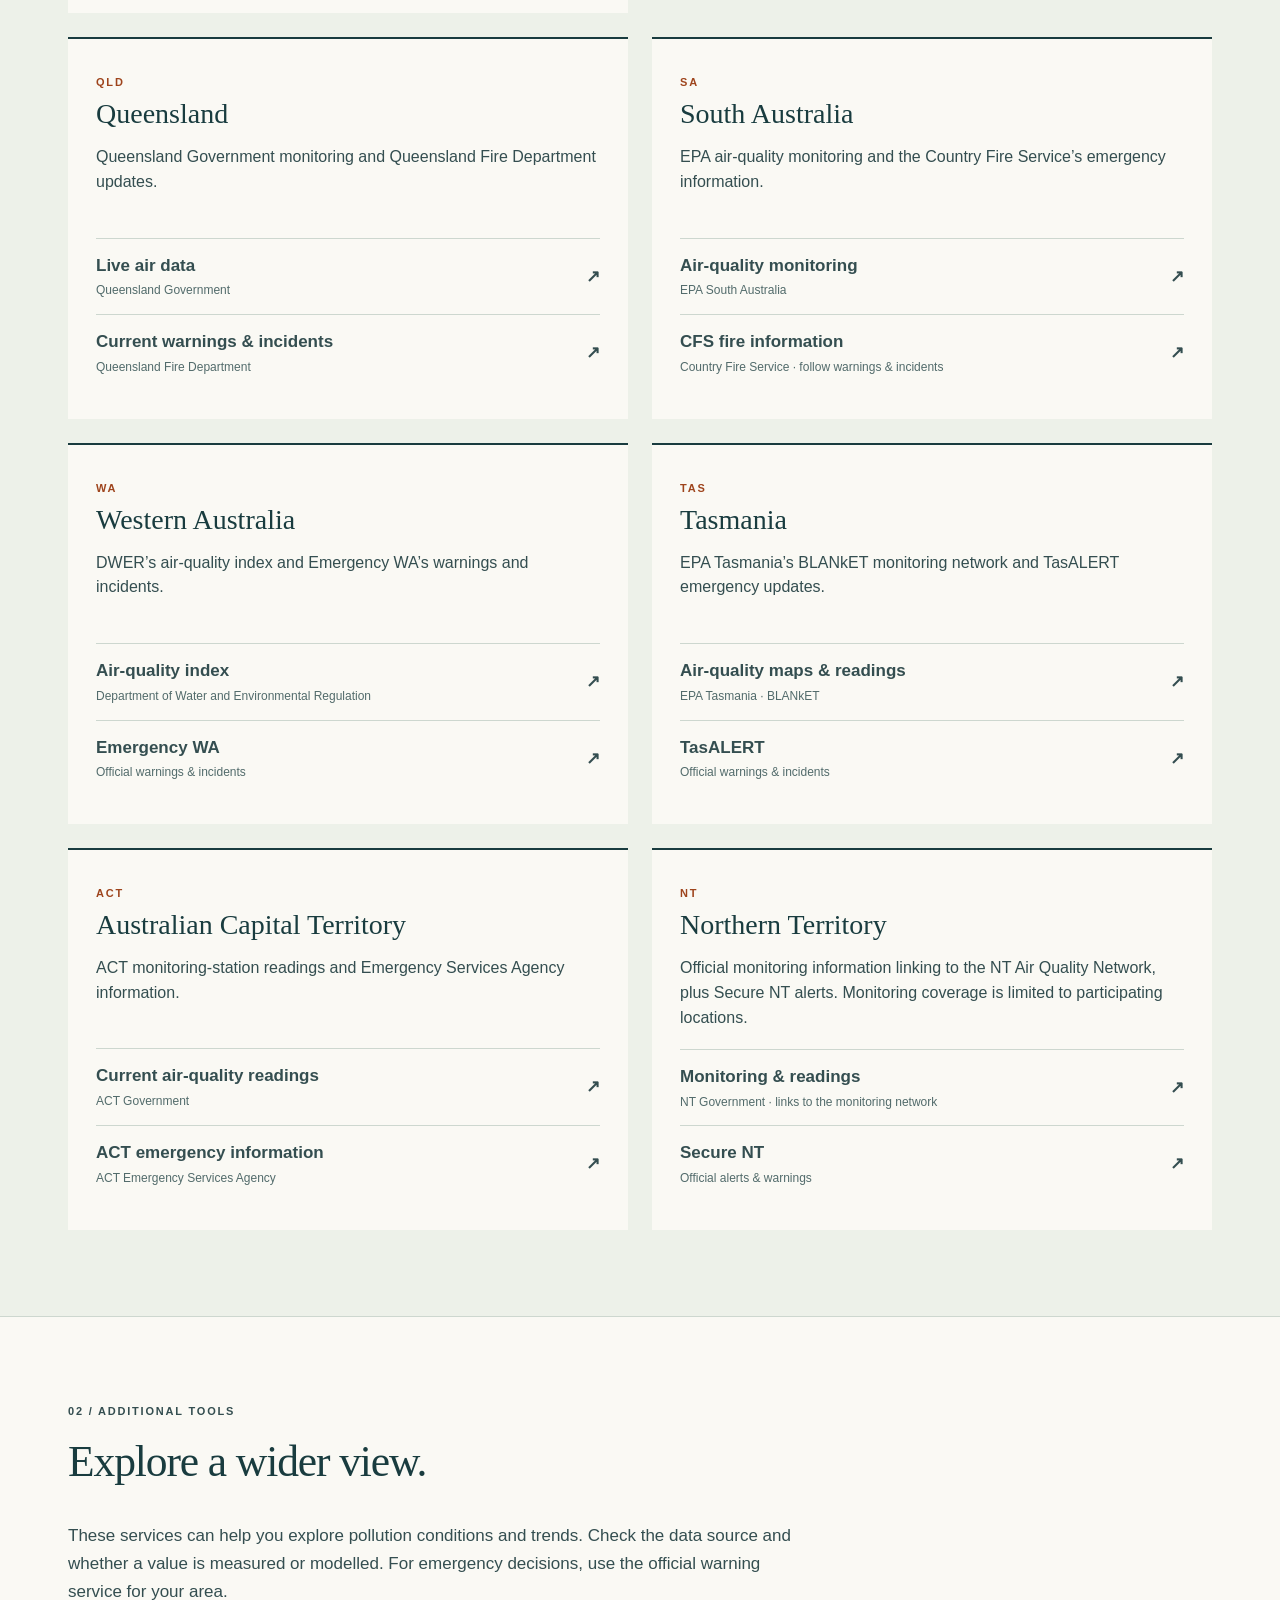
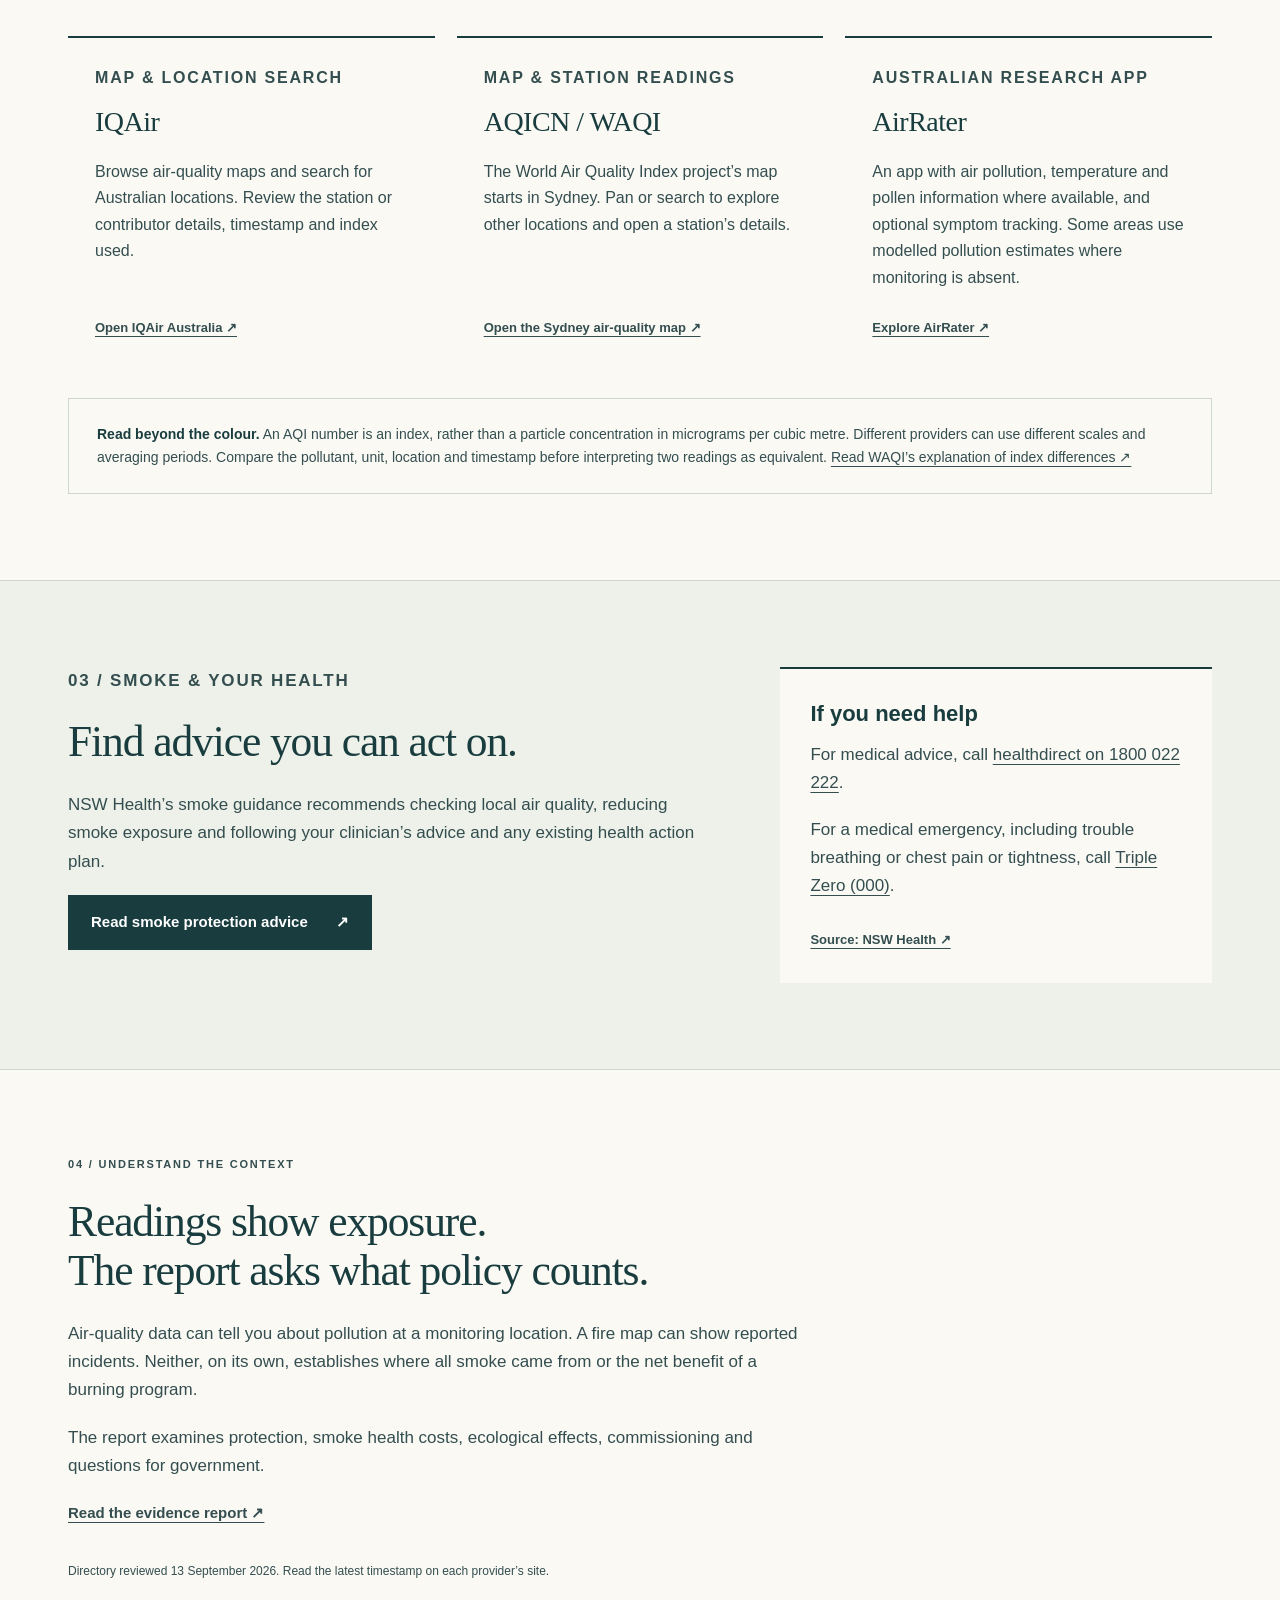
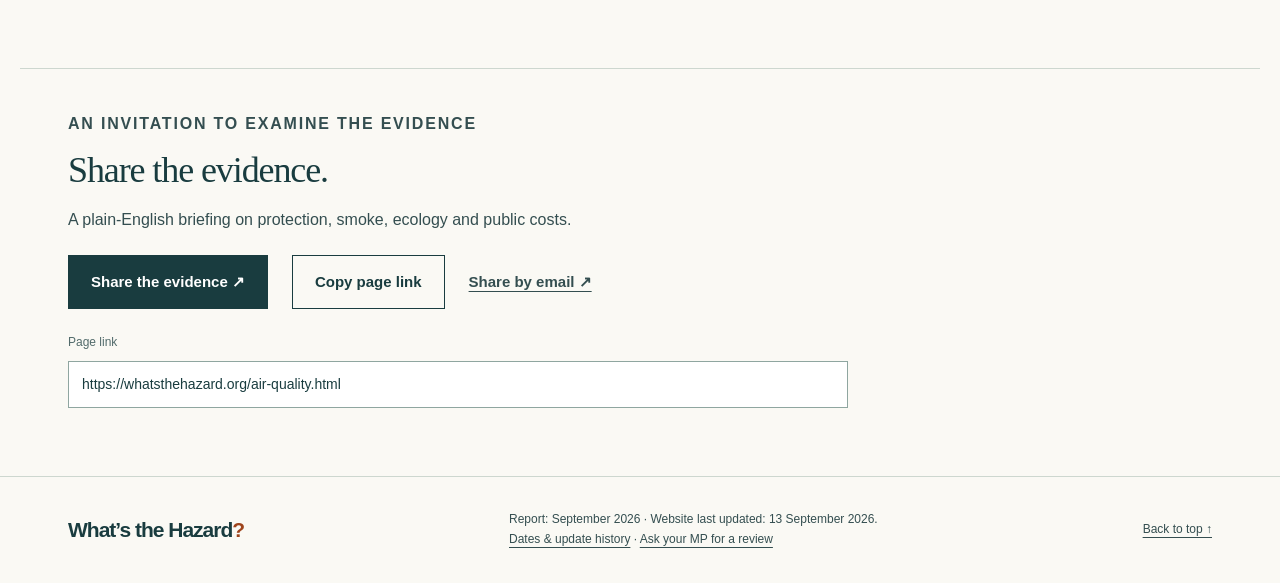
<file: air-quality.html>
<!doctype html>
<html lang="en-AU">
<head>
  <meta charset="utf-8">
  <meta name="viewport" content="width=device-width, initial-scale=1">
  <meta name="description" content="Find Australian air-quality monitoring, official fire warnings, planned-burning information and smoke health advice. Links for every state and territory, IQAir, AQICN and AirRater.">
  <meta name="theme-color" content="#193c3f">
  <title>Air quality &amp; fire updates — What’s the Hazard?</title>
  <link rel="icon" href="favicon.ico" sizes="16x16 32x32 48x48">
  <link rel="icon" href="favicon.svg" type="image/svg+xml">
  <link rel="apple-touch-icon" href="assets/apple-touch-icon.png">
  <link rel="stylesheet" href="styles.css">
  <script src="site.js" defer></script>
  <link rel="canonical" href="https://whatsthehazard.org/air-quality.html">
  <meta property="og:url" content="https://whatsthehazard.org/air-quality.html">
</head>
<body>
  <a class="skip" href="#main">Skip to content</a>
  <header class="header"><div class="wrap header-inner">
    <a class="brand" href="index.html" aria-label="What’s the Hazard? home"><span class="brand-mark" aria-hidden="true"><img src="favicon.svg" alt="" width="35" height="35"></span>What’s the Hazard<span class="brand-dot" aria-hidden="true">?</span></a>
    <nav aria-label="Main navigation"><a href="index.html#summary">The summary</a><a href="index.html#evidence">The evidence</a><a href="questions.html">Q&amp;A</a><a href="research.html">Research</a><a href="air-quality.html" aria-current="page">Air quality &amp; fires</a><a href="act.html">Take action</a><a class="nav-report" href="index.html#report">Read the report <span aria-hidden="true">↗</span></a></nav>
  </div></header>
  <main id="main">
    <section class="wrap resource-hero" id="top" aria-labelledby="resource-title">
      <p class="eyebrow"><span class="tiny-line" aria-hidden="true"></span> Practical resources / Australia</p>
      <h1 id="resource-title">Check the air.<br>Find fire updates.</h1>
      <p class="hero-lead">If air quality is affecting you, start with the readings and advice for your area.</p>
      <p class="resource-intro">Find official monitoring and emergency information, with additional maps to explore conditions nearby and further away. Open a service below to see its latest information.</p>
      <div class="actions"><a class="button" href="#your-area">Find your state or territory <span aria-hidden="true">↓</span></a><a class="text-link" href="#more-maps">Explore additional maps <span aria-hidden="true">↓</span></a></div>
      <div class="resource-notice"><strong>Check current information at the source.</strong><p>This page is a directory of links, rather than a live readings or alert service. Follow your emergency agency’s instructions if a fire threatens your area. Pollution readings and fire warnings answer different questions.</p></div>
    </section>

    <section class="evidence-section" id="your-area" aria-labelledby="area-title"><div class="wrap section">
      <div class="section-heading heading-wide"><div><p class="eyebrow">01 / Official services</p><h2 id="area-title">Your state or territory.</h2></div><p>Check monitoring coverage, the station location and when the reading or warning was last updated.</p></div>
      <nav class="state-jumps" aria-label="Jump to your state or territory"><a href="#nsw">NSW</a><a href="#vic">VIC</a><a href="#qld">QLD</a><a href="#sa">SA</a><a href="#wa">WA</a><a href="#tas">TAS</a><a href="#act">ACT</a><a href="#nt">NT</a></nav>
      <div class="state-grid">
        <article class="state-card" id="nsw"><span class="eyebrow">NSW</span><h3>New South Wales</h3><p>Air Quality NSW monitoring, RFS incident information and planned-burning updates.</p><a class="resource-link" href="https://www.airquality.nsw.gov.au/air-quality-in-my-area"><span>Air quality in my area<small>Air Quality NSW</small></span><span aria-hidden="true">↗</span></a><a class="resource-link" href="https://www.rfs.nsw.gov.au/fire-information/fires-near-me"><span>Fires Near Me<small>NSW Rural Fire Service · incidents &amp; warnings</small></span><span aria-hidden="true">↗</span></a><a class="resource-link" href="https://www.rfs.nsw.gov.au/fire-information/hazard-reductions"><span>Planned hazard reductions<small>NSW Rural Fire Service</small></span><span aria-hidden="true">↗</span></a><a class="resource-link" href="https://www.nsw.gov.au/emergency/hazards-near-me-app"><span>Hazards Near Me NSW app<small>Official app · local updates &amp; notifications</small></span><span aria-hidden="true">↗</span></a></article>
        <article class="state-card" id="vic"><span class="eyebrow">VIC</span><h3>Victoria</h3><p>EPA monitoring and forecasts, plus VicEmergency’s incident and warning information.</p><a class="resource-link" href="https://www.epa.vic.gov.au/check-air-and-water-quality"><span>AirWatch &amp; air quality<small>EPA Victoria</small></span><span aria-hidden="true">↗</span></a><a class="resource-link" href="https://www.emergency.vic.gov.au/respond/"><span>VicEmergency<small>Official incidents &amp; warnings</small></span><span aria-hidden="true">↗</span></a></article>
        <article class="state-card" id="qld"><span class="eyebrow">QLD</span><h3>Queensland</h3><p>Queensland Government monitoring and Queensland Fire Department updates.</p><a class="resource-link" href="https://apps.des.qld.gov.au/air-quality/"><span>Live air data<small>Queensland Government</small></span><span aria-hidden="true">↗</span></a><a class="resource-link" href="https://www.fire.qld.gov.au/Current-Incidents"><span>Current warnings &amp; incidents<small>Queensland Fire Department</small></span><span aria-hidden="true">↗</span></a></article>
        <article class="state-card" id="sa"><span class="eyebrow">SA</span><h3>South Australia</h3><p>EPA air-quality monitoring and the Country Fire Service’s emergency information.</p><a class="resource-link" href="https://www.epa.sa.gov.au/environmental_info/air_quality/new-air-quality-monitoring"><span>Air-quality monitoring<small>EPA South Australia</small></span><span aria-hidden="true">↗</span></a><a class="resource-link" href="https://www.cfs.sa.gov.au/"><span>CFS fire information<small>Country Fire Service · follow warnings &amp; incidents</small></span><span aria-hidden="true">↗</span></a></article>
        <article class="state-card" id="wa"><span class="eyebrow">WA</span><h3>Western Australia</h3><p>DWER’s air-quality index and Emergency WA’s warnings and incidents.</p><a class="resource-link" href="https://www.der.wa.gov.au/your-environment/air/air-quality-index"><span>Air-quality index<small>Department of Water and Environmental Regulation</small></span><span aria-hidden="true">↗</span></a><a class="resource-link" href="https://www.emergency.wa.gov.au/"><span>Emergency WA<small>Official warnings &amp; incidents</small></span><span aria-hidden="true">↗</span></a></article>
        <article class="state-card" id="tas"><span class="eyebrow">TAS</span><h3>Tasmania</h3><p>EPA Tasmania’s BLANkET monitoring network and TasALERT emergency updates.</p><a class="resource-link" href="https://epa.tas.gov.au/environment/air/monitoring-air-pollution/monitoring-data/real-time-air-quality-data-for-tasmania"><span>Air-quality maps &amp; readings<small>EPA Tasmania · BLANkET</small></span><span aria-hidden="true">↗</span></a><a class="resource-link" href="https://alert.tas.gov.au/"><span>TasALERT<small>Official warnings &amp; incidents</small></span><span aria-hidden="true">↗</span></a></article>
        <article class="state-card" id="act"><span class="eyebrow">ACT</span><h3>Australian Capital Territory</h3><p>ACT monitoring-station readings and Emergency Services Agency information.</p><a class="resource-link" href="https://www.act.gov.au/environment/air-quality/check-current-air-quality-readings-in-the-act"><span>Current air-quality readings<small>ACT Government</small></span><span aria-hidden="true">↗</span></a><a class="resource-link" href="https://esa.act.gov.au/"><span>ACT emergency information<small>ACT Emergency Services Agency</small></span><span aria-hidden="true">↗</span></a></article>
        <article class="state-card" id="nt"><span class="eyebrow">NT</span><h3>Northern Territory</h3><p>Official monitoring information linking to the NT Air Quality Network, plus Secure NT alerts. Monitoring coverage is limited to participating locations.</p><a class="resource-link" href="https://nt.gov.au/environment/environment-data-maps/air-quality-monitoring"><span>Monitoring &amp; readings<small>NT Government · links to the monitoring network</small></span><span aria-hidden="true">↗</span></a><a class="resource-link" href="https://securent.nt.gov.au/alerts-warnings"><span>Secure NT<small>Official alerts &amp; warnings</small></span><span aria-hidden="true">↗</span></a></article>
      </div>
    </div></section>

    <section class="section wrap" id="more-maps" aria-labelledby="maps-title"><div class="section-heading"><p class="eyebrow">02 / Additional tools</p><h2 id="maps-title">Explore a wider view.</h2></div><p class="resource-intro">These services can help you explore pollution conditions and trends. Check the data source and whether a value is measured or modelled. For emergency decisions, use the official warning service for your area.</p>
      <div class="evidence-grid additional-tools">
        <article class="evidence-card"><p class="eyebrow">Map &amp; location search</p><h3>IQAir</h3><p>Browse air-quality maps and search for Australian locations. Review the station or contributor details, timestamp and index used.</p><a class="source-link" href="https://www.iqair.com/au/">Open IQAir Australia ↗</a></article>
        <article class="evidence-card"><p class="eyebrow">Map &amp; station readings</p><h3>AQICN / WAQI</h3><p>The World Air Quality Index project’s map starts in Sydney. Pan or search to explore other locations and open a station’s details.</p><a class="source-link" href="https://aqicn.org/map/sydney/">Open the Sydney air-quality map ↗</a></article>
        <article class="evidence-card"><p class="eyebrow">Australian research app</p><h3>AirRater</h3><p>An app with air pollution, temperature and pollen information where available, and optional symptom tracking. Some areas use modelled pollution estimates where monitoring is absent.</p><a class="source-link" href="https://airrater.org/">Explore AirRater ↗</a></article>
      </div>
      <div class="clarification"><strong>Read beyond the colour.</strong> An AQI number is an index, rather than a particle concentration in micrograms per cubic metre. Different providers can use different scales and averaging periods. Compare the pollutant, unit, location and timestamp before interpreting two readings as equivalent. <a href="https://aqicn.org/faq/2014-09-06/australian-air-quality-comparison-with-the-us-epa-aqi-scale/">Read WAQI’s explanation of index differences ↗</a></div>
    </section>

    <section class="evidence-section" id="smoke-advice" aria-labelledby="advice-title"><div class="section wrap advice-grid"><div><p class="eyebrow">03 / Smoke &amp; your health</p><h2 id="advice-title">Find advice you can act on.</h2><p>NSW Health’s smoke guidance recommends checking local air quality, reducing smoke exposure and following your clinician’s advice and any existing health action plan.</p><a class="button" href="https://www.health.nsw.gov.au/environment/bushfire/Pages/bushfire-protection.aspx">Read smoke protection advice <span aria-hidden="true">↗</span></a></div><div class="health-help"><h3>If you need help</h3><p>For medical advice, call <a href="tel:1800022222">healthdirect on 1800 022 222</a>.</p><p>For a medical emergency, including trouble breathing or chest pain or tightness, call <a href="tel:000">Triple Zero (000)</a>.</p><a class="source-link" href="https://www.health.nsw.gov.au/environment/bushfire/Pages/bushfire-protection.aspx">Source: NSW Health ↗</a></div></div></section>

    <section class="wrap section resource-reading"><p class="eyebrow">04 / Understand the context</p><h2>Readings show exposure.<br>The report asks what policy counts.</h2><p>Air-quality data can tell you about pollution at a monitoring location. A fire map can show reported incidents. Neither, on its own, establishes where all smoke came from or the net benefit of a burning program.</p><p>The report examines protection, smoke health costs, ecological effects, commissioning and questions for government.</p><a class="text-link" href="index.html#report">Read the evidence report ↗</a><p class="directory-date">Directory reviewed 13 September 2026. Read the latest timestamp on each provider’s site.</p></section>
  </main>
  <section class="wrap share-section" id="share" aria-labelledby="share-title"><p class="eyebrow">An invitation to examine the evidence</p><h2 id="share-title">Share the evidence.</h2><p>A plain-English briefing on protection, smoke, ecology and public costs.</p><div class="actions"><button class="button" type="button" data-share hidden>Share the evidence ↗</button><button class="button button-outline" type="button" data-copy-link hidden>Copy page link</button><a class="text-link" data-share-email href="mailto:?subject=What%E2%80%99s%20the%20Hazard%3F%20%E2%80%94%20read%20the%20evidence&amp;body=A%20plain-English%20briefing%20on%20hazard%20reduction%20burning%3A%20protection%2C%20smoke%2C%20ecology%20and%20public%20costs.%0A%0Ahttps%3A%2F%2Fwhatsthehazard.org%2Fair-quality.html">Share by email ↗</a></div><label class="share-link-label" for="share-url">Page link</label><input class="share-url" id="share-url" data-share-url type="url" value="https://whatsthehazard.org/air-quality.html" readonly><p class="action-status" id="share-status" role="status" aria-live="polite"></p></section><footer class="footer"><div class="wrap footer-inner"><a class="brand" href="index.html">What’s the Hazard<span class="brand-dot" aria-hidden="true">?</span></a><p>Report: September 2026 · Website last updated: <time datetime="2026-09-13">13 September 2026</time>.<br><a href="updates.html">Dates &amp; update history</a> · <a href="act.html">Ask your MP for a review</a></p><a href="#top">Back to top ↑</a></div></footer>
</body>
</html>
</file>
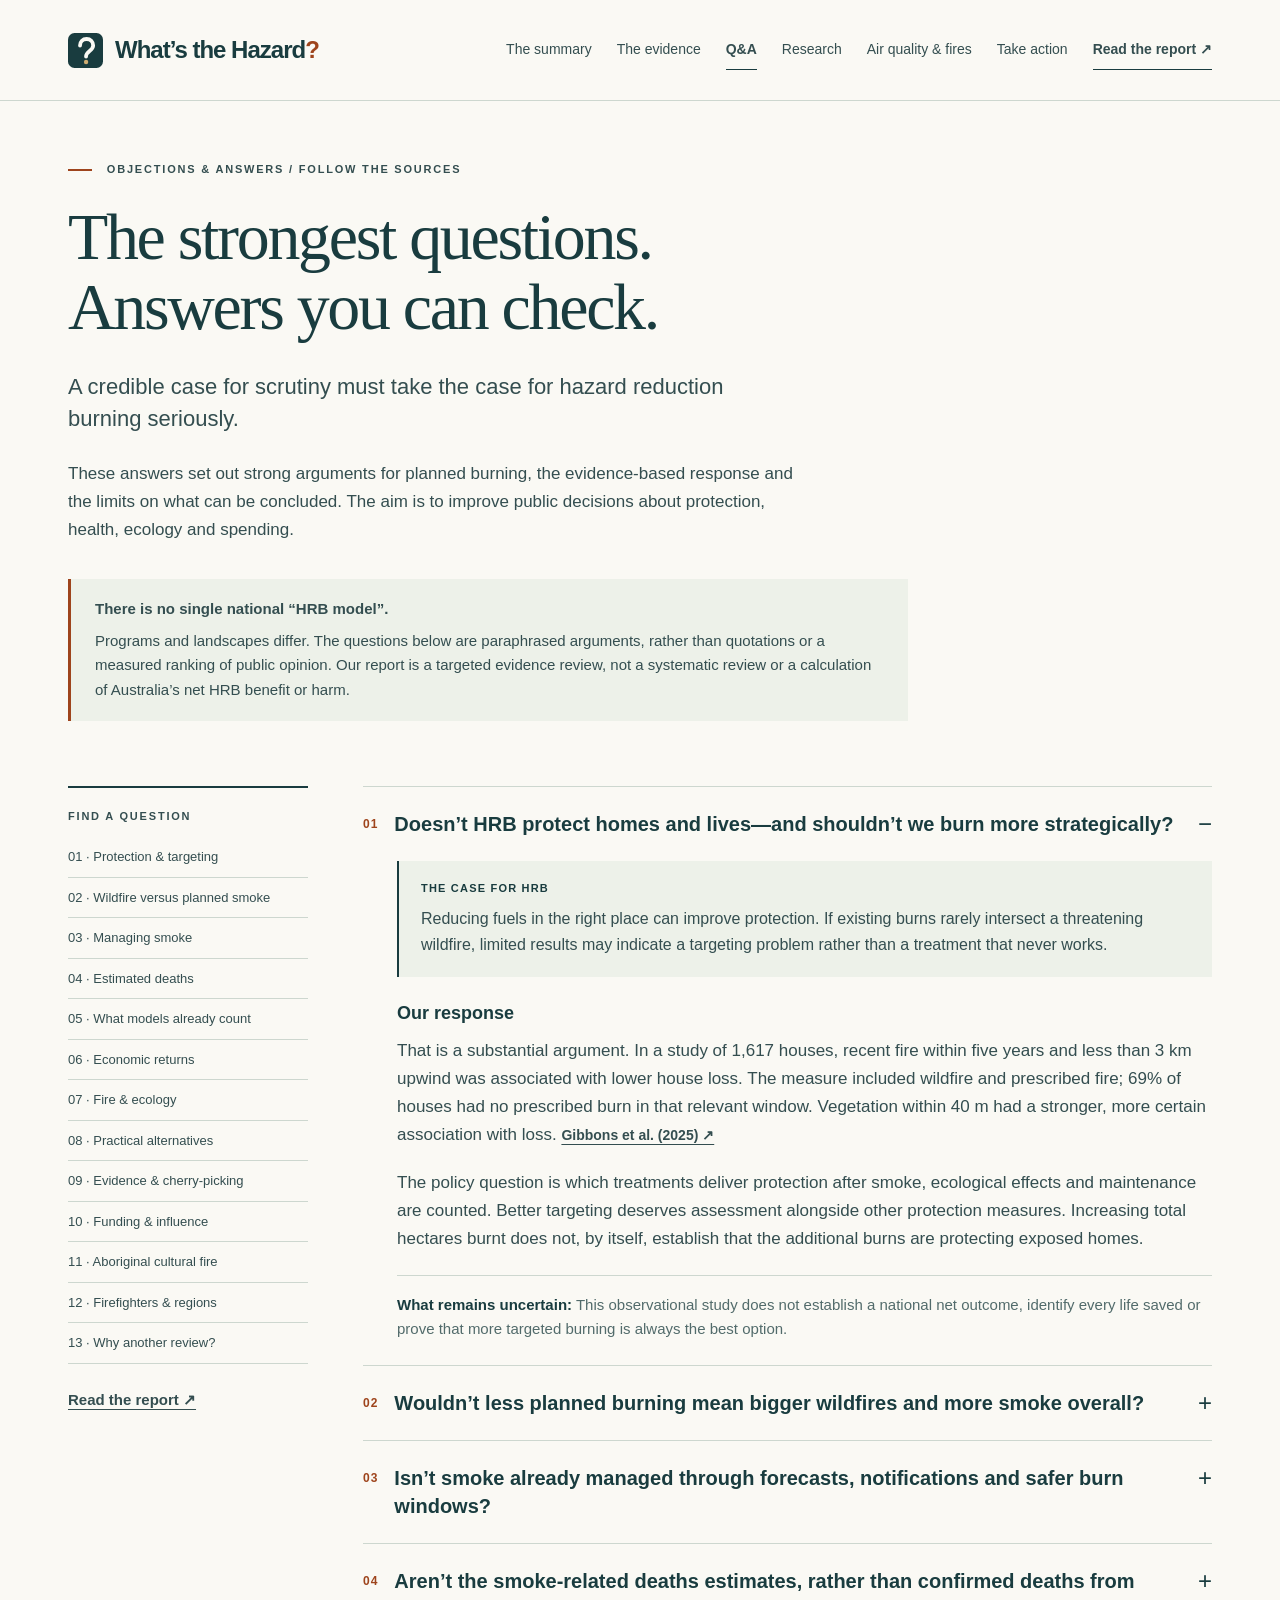
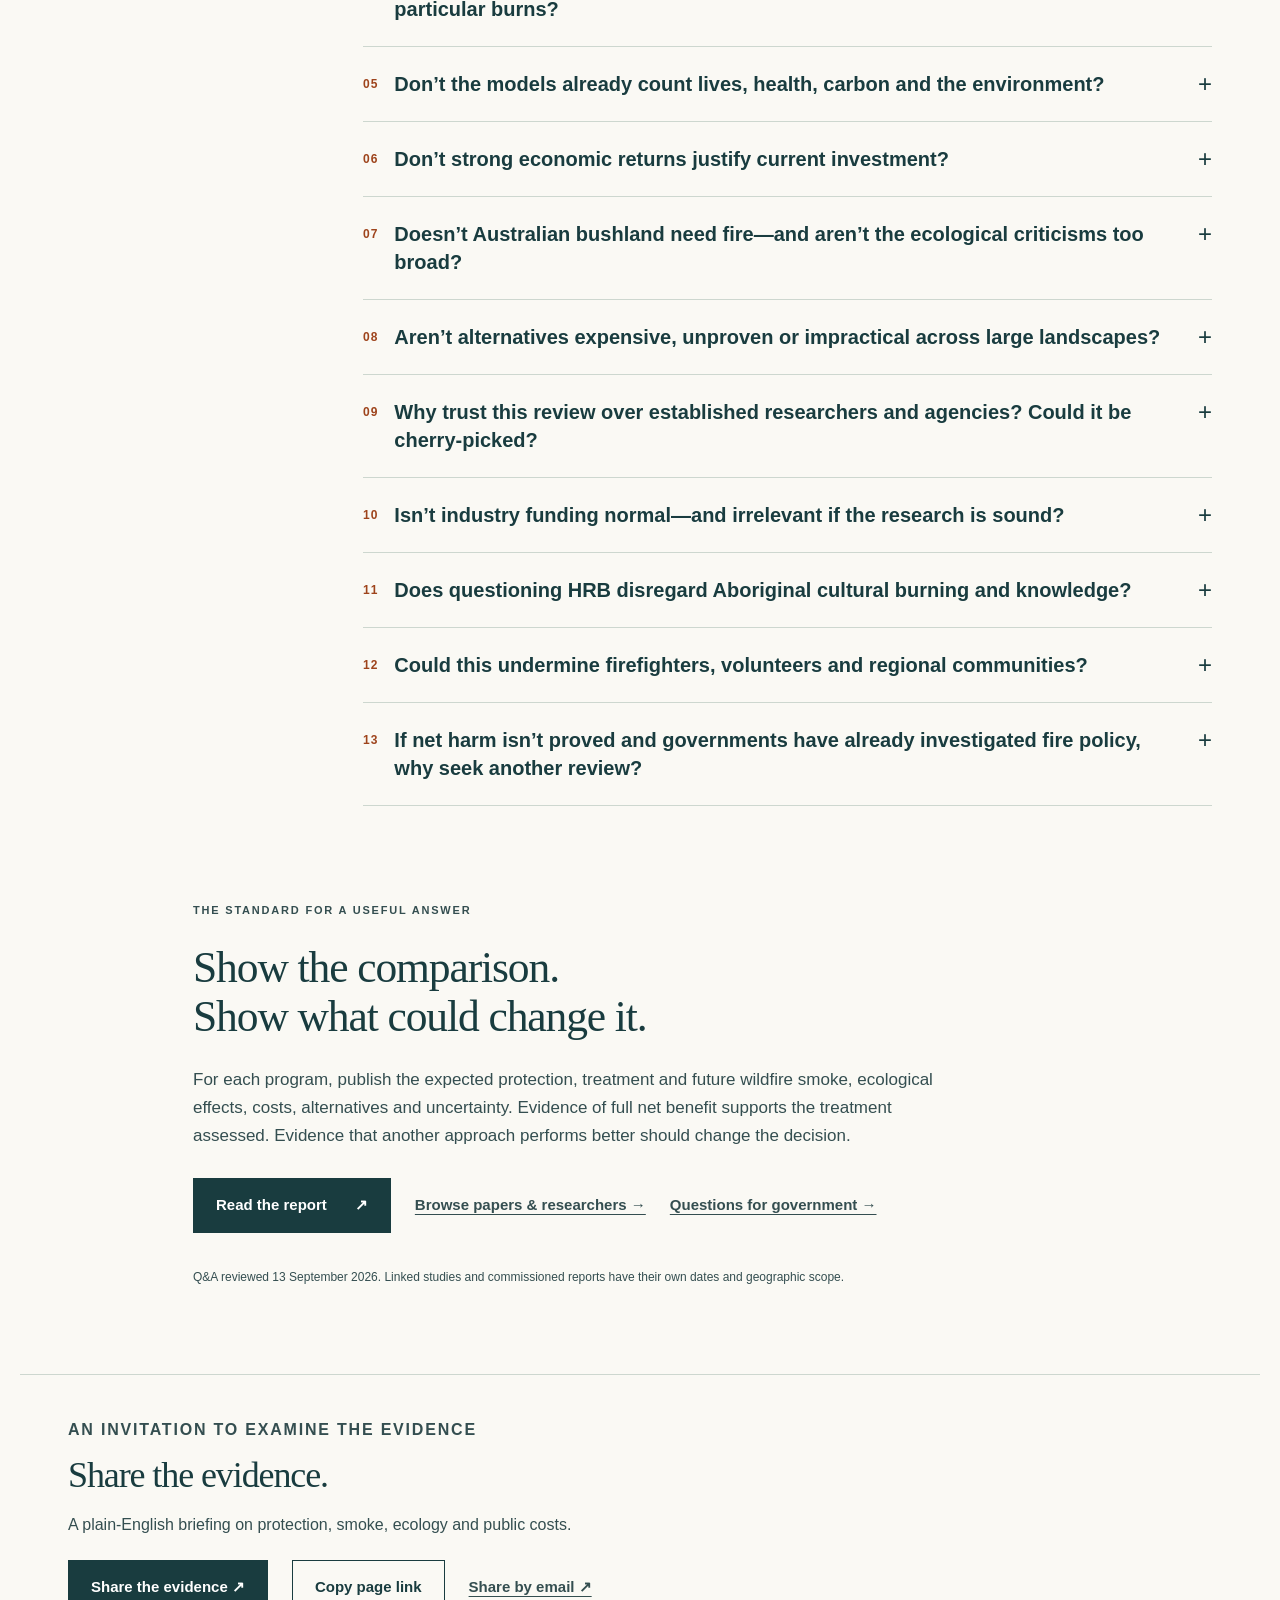
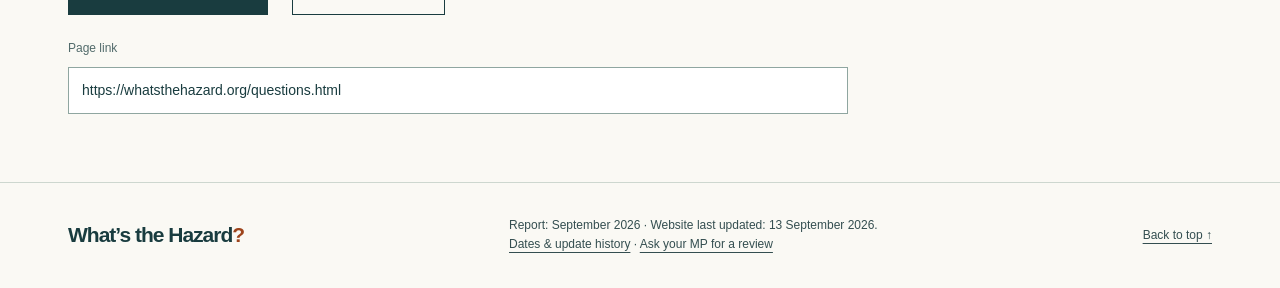
<file: questions.html>
<!doctype html>
<html lang="en-AU">
<head>
  <meta charset="utf-8">
  <meta name="viewport" content="width=device-width, initial-scale=1">
  <meta name="description" content="The strongest arguments for hazard reduction burning and evidence-based answers: protection, smoke, economic modelling, ecology, alternatives, funding and an independent public review.">
  <meta name="theme-color" content="#193c3f">
  <title>Objections &amp; answers — What’s the Hazard?</title>
  <link rel="icon" href="favicon.ico" sizes="16x16 32x32 48x48">
  <link rel="icon" href="favicon.svg" type="image/svg+xml">
  <link rel="apple-touch-icon" href="assets/apple-touch-icon.png">
  <link rel="stylesheet" href="styles.css">
  <script src="site.js" defer></script>
  <link rel="canonical" href="https://whatsthehazard.org/questions.html">
  <meta property="og:url" content="https://whatsthehazard.org/questions.html">
</head>
<body>
  <a class="skip" href="#main">Skip to content</a>
  <header class="header"><div class="wrap header-inner">
    <a class="brand" href="index.html" aria-label="What’s the Hazard? home"><span class="brand-mark" aria-hidden="true"><img src="favicon.svg" alt="" width="35" height="35"></span>What’s the Hazard<span class="brand-dot" aria-hidden="true">?</span></a>
    <nav aria-label="Main navigation"><a href="index.html#summary">The summary</a><a href="index.html#evidence">The evidence</a><a href="questions.html" aria-current="page">Q&amp;A</a><a href="research.html">Research</a><a href="air-quality.html">Air quality &amp; fires</a><a href="act.html">Take action</a><a class="nav-report" href="index.html#report">Read the report <span aria-hidden="true">↗</span></a></nav>
  </div></header>
  <main id="main">
    <section class="wrap resource-hero" id="top" aria-labelledby="qa-title">
      <p class="eyebrow"><span class="tiny-line" aria-hidden="true"></span> Objections &amp; answers / Follow the sources</p>
      <h1 id="qa-title">The strongest questions.<br>Answers you can check.</h1>
      <p class="hero-lead">A credible case for scrutiny must take the case for hazard reduction burning seriously.</p>
      <p class="resource-intro">These answers set out strong arguments for planned burning, the evidence-based response and the limits on what can be concluded. The aim is to improve public decisions about protection, health, ecology and spending.</p>
      <div class="resource-notice"><strong>There is no single national “HRB model”.</strong><p>Programs and landscapes differ. The questions below are paraphrased arguments, rather than quotations or a measured ranking of public opinion. Our report is a targeted evidence review, not a systematic review or a calculation of Australia’s net HRB benefit or harm.</p></div>
    </section>

    <div class="wrap qa-layout">
      <aside class="qa-index" aria-label="Questions on this page"><p class="eyebrow">Find a question</p><nav aria-label="Q&amp;A contents">
        <a href="#protection">01 · Protection &amp; targeting</a><a href="#total-smoke">02 · Wildfire versus planned smoke</a><a href="#smoke-management">03 · Managing smoke</a><a href="#health-estimates">04 · Estimated deaths</a><a href="#model-coverage">05 · What models already count</a><a href="#investment">06 · Economic returns</a><a href="#ecology">07 · Fire &amp; ecology</a><a href="#alternatives">08 · Practical alternatives</a><a href="#evidence-quality">09 · Evidence &amp; cherry-picking</a><a href="#funding">10 · Funding &amp; influence</a><a href="#cultural-fire">11 · Aboriginal cultural fire</a><a href="#firefighters">12 · Firefighters &amp; regions</a><a href="#review">13 · Why another review?</a>
      </nav><a class="text-link" href="reports/hazard-reduction-burning.pdf">Read the report ↗</a></aside>

      <section class="qa-list" aria-label="Detailed questions and answers">
        <details class="qa-item" id="protection" open><summary><span class="qa-number">01</span><span>Doesn’t HRB protect homes and lives—and shouldn’t we burn more strategically?</span></summary><div class="qa-answer">
          <div class="qa-case"><h2>The case for HRB</h2><p>Reducing fuels in the right place can improve protection. If existing burns rarely intersect a threatening wildfire, limited results may indicate a targeting problem rather than a treatment that never works.</p></div>
          <h3>Our response</h3><p>That is a substantial argument. In a study of 1,617 houses, recent fire within five years and less than 3 km upwind was associated with lower house loss. The measure included wildfire and prescribed fire; 69% of houses had no prescribed burn in that relevant window. Vegetation within 40 m had a stronger, more certain association with loss. <a href="https://link.springer.com/article/10.1186/s42408-025-00413-z">Gibbons et al. (2025) ↗</a></p><p>The policy question is which treatments deliver protection after smoke, ecological effects and maintenance are counted. Better targeting deserves assessment alongside other protection measures. Increasing total hectares burnt does not, by itself, establish that the additional burns are protecting exposed homes.</p>
          <p class="qa-limit"><strong>What remains uncertain:</strong> This observational study does not establish a national net outcome, identify every life saved or prove that more targeted burning is always the best option.</p>
        </div></details>

        <details class="qa-item" id="total-smoke"><summary><span class="qa-number">02</span><span>Wouldn’t less planned burning mean bigger wildfires and more smoke overall?</span></summary><div class="qa-answer">
          <div class="qa-case"><h2>The case for HRB</h2><p>A planned smoke exposure could be justified if the treatment prevents a larger future wildfire exposure. Assessing planned smoke alone would leave out that potential benefit.</p></div>
          <h3>Our response</h3><p>Both exposures belong in the comparison. A NSW study covering July 2000–June 2020 attributed 82.1% of estimated fire-smoke health costs to wildfire and 17.9% to prescribed fire. The prescribed component was $361 million, in 2018 Australian dollars. These are historical source-attributed estimates, rather than a comparison of strategies. <a href="https://pubmed.ncbi.nlm.nih.gov/34508682/">Borchers-Arriagada et al. (2021), abstract ↗</a></p><p>Ask how each proposed program changes future wildfire exposure and adds treatment exposure, including where the emissions travel and who breathes them. This site does not claim that eliminating planned burning necessarily reduces total smoke.</p>
          <p class="qa-limit"><strong>What remains uncertain:</strong> Historical totals, per-hectare ratios and benefit estimates from other regions cannot simply be combined to calculate a net health result.</p>
        </div></details>

        <details class="qa-item" id="smoke-management"><summary><span class="qa-number">03</span><span>Isn’t smoke already managed through forecasts, notifications and safer burn windows?</span></summary><div class="qa-answer">
          <div class="qa-case"><h2>The case for HRB</h2><p>Planned burns allow agencies to choose conditions and manage operations, while an unplanned wildfire can occur under much less favourable circumstances.</p></div>
          <h3>Our response</h3><p>Existing safeguards deserve recognition. NSW RFS describes smoke modelling, community advice and adjustments to burns to manage impacts. <a href="https://www.rfs.nsw.gov.au/fire-information/hazard-reductions/managing-smoke-and-its-impact-on-the-community">RFS smoke-management information ↗</a></p><p>Our request is to evaluate those safeguards against measured outcomes: predicted and observed exposure, decisions to proceed or postpone, coordination of simultaneous burns, and notice and support throughout the smoke-affected area. Residual smoke costs should also be visible in the economic comparison.</p>
          <p class="qa-limit"><strong>What remains uncertain:</strong> The existence of a safeguard does not quantify its effectiveness. An adverse episode also does not establish that every agency decision or safeguard failed.</p>
        </div></details>

        <details class="qa-item" id="health-estimates"><summary><span class="qa-number">04</span><span>Aren’t the smoke-related deaths estimates, rather than confirmed deaths from particular burns?</span></summary><div class="qa-answer">
          <div class="qa-case"><h2>The objection</h2><p>A modelled population burden should not be presented as identified individual deaths. Estimates depend on pollution measurements, exposure assumptions and epidemiological relationships.</p></div>
          <h3>Our response</h3><p>That distinction is essential. Broome and colleagues estimated 14 premature deaths associated with six smoky days around Sydney in May 2016, with a 95% confidence interval of 5–23. Their assessment used pollution exposure and exposure–response relationships to estimate the population health burden. <a href="https://pubmed.ncbi.nlm.nih.gov/27809737/">Broome et al. (2016), abstract ↗</a></p><p>This is evidence relevant to population policy, with uncertainty that must be reported. The figure is neither an individually certified death toll nor a toll for every burn. Apply comparable scrutiny to modelled lives saved and avoided losses when those figures are used to justify treatment.</p>
          <p class="qa-limit"><strong>What remains uncertain:</strong> The estimate does not identify particular people or how much lifetime each person lost. It cannot be extrapolated as a fixed cost per burn.</p>
        </div></details>

        <details class="qa-item" id="model-coverage"><summary><span class="qa-number">05</span><span>Don’t the models already count lives, health, carbon and the environment?</span></summary><div class="qa-answer">
          <div class="qa-case"><h2>The objection</h2><p>It would be unfair to describe all economic assessments as property-only models or to say that health and environmental costs are universally ignored.</p></div>
          <h3>Our response</h3><p>Different models have different coverage:</p><ul>
            <li><strong>Penman et al. (2020)</strong> valued lives, houses, powerlines, carbon and ecological assets, but excluded population smoke impacts and could not estimate cumulative ecological fire-regime effects. <a href="https://www.frontiersin.org/journals/forests-and-global-change/articles/10.3389/ffgc.2020.00079/full">Original study ↗</a></li>
            <li><strong>Deloitte/AFPA (2014)</strong> included PM10 and carbon in an illustrative scenario, using burnt area as a pollution-cost proxy. <a href="https://ausfpa.com.au/wp-content/uploads/2016/01/AFPA-DAE-report-Amended-Final-2014-05-27.pdf">Commissioned report (PDF) ↗</a></li>
            <li><strong>Finity/ICA (2022)</strong> included disaster health and social costs, but did not separately quantify added treatment-smoke exposure. <a href="https://insurancecouncil.com.au/wp-content/uploads/2022/02/R_ICA_Resilience_Final_220218.pdf">Commissioned report (PDF) ↗</a></li>
          </ul><p>The case for review identifies particular omissions and assumptions in named assessments. It does not depend on claiming that no model counts human lives.</p>
          <p class="qa-limit"><strong>What remains uncertain:</strong> A missing cost makes a result incomplete for that purpose; it does not establish that adding the cost reverses the result.</p>
        </div></details>

        <details class="qa-item" id="investment"><summary><span class="qa-number">06</span><span>Don’t strong economic returns justify current investment?</span></summary><div class="qa-answer">
          <div class="qa-case"><h2>The case for investment</h2><p>If treatment avoids losses greater than its costs, investment can protect communities and reduce financial burdens. A credible cost–benefit analysis is relevant evidence.</p></div>
          <h3>Our response</h3><p>Finity’s 2022 ICA assessment projected $3,065 million in returns from $712 million invested over five years: a ratio of 4.3. Returns cover avoided losses through 2050, discounted to 2022 at 2%. The program combined burning, mechanical removal and sensing. It reused inputs from Deloitte’s earlier assessment. <a href="https://insurancecouncil.com.au/wp-content/uploads/2022/02/R_ICA_Resilience_Final_220218.pdf">Finity/ICA report (PDF) ↗</a></p><p>The Deloitte/AFPA scoping example included smoke and carbon, but assumed PM10 costs would halve with burnt area. Its authors cautioned that fuller analysis could lower its benefit–cost ratio. <a href="https://ausfpa.com.au/wp-content/uploads/2016/01/AFPA-DAE-report-Amended-Final-2014-05-27.pdf">Deloitte/AFPA report (PDF) ↗</a></p><p>These projections should be tested against updated exposure estimates, realistic treatment performance and alternatives. Publish how assumptions change the investment ranking.</p>
          <p class="qa-limit"><strong>What remains uncertain:</strong> A mixed-program projection is not an observed return from HRB alone. Reuse of an input does not provide independent validation of that input.</p>
        </div></details>

        <details class="qa-item" id="ecology"><summary><span class="qa-number">07</span><span>Doesn’t Australian bushland need fire—and aren’t the ecological criticisms too broad?</span></summary><div class="qa-answer">
          <div class="qa-case"><h2>The objection</h2><p>Fire has ecological roles. Responses differ between habitats and fire regimes. Evidence from severe wildfire or one forest cannot be treated as proof that every low-intensity prescribed burn damages all ecosystems.</p></div>
          <h3>Our response</h3><p>The direct prescribed-fire evidence is mixed. A long-running Wombat Forest experiment reported vegetation responses varying by treatment; it did not find universal species loss. Three-year treatments reduced carbon and nitrogen in the surface soil, while ten-year treatments did not show that same significant change. <a href="https://www.ffm.vic.gov.au/__data/assets/pdf_file/0018/21069/Report-57-Ecological-effects-of-repeated-low-intensity-fires-summary.pdf">Victorian experiment (PDF) ↗</a></p><p>Research after Black Summer also found larger negative biodiversity responses where previous fires were more frequent. Those earlier fires were not all identified as HRB. <a href="https://doi.org/10.1038/s41586-024-08174-6">Driscoll et al. (2024) ↗</a></p><p>The defensible request is habitat-specific assessment of cumulative fire history and recovery. A role for fire does not identify the right intensity, season or interval for every treatment.</p>
          <p class="qa-limit"><strong>What remains uncertain:</strong> These studies do not justify a universal “all burning destroys biodiversity” claim or a universal “older forest is always safer” claim.</p>
        </div></details>

        <details class="qa-item" id="alternatives"><summary><span class="qa-number">08</span><span>Aren’t alternatives expensive, unproven or impractical across large landscapes?</span></summary><div class="qa-answer">
          <div class="qa-case"><h2>The case for current practice</h2><p>A treatment needs to be feasible with available access, budgets and staff. Mechanical work and property upgrades also have costs, maintenance needs and environmental effects.</p></div>
          <h3>Our response</h3><p>Alternatives require the same scrutiny as burning. NSW mechanical fuel-reduction trials found outcomes varied by site and method; retained debris could increase surface fuels, and fire-risk assessment relied on simulations. <a href="https://www.agriculture.gov.au/sites/default/files/documents/final-report-mechanical-fuel-load-reduction-trials.pdf">Mechanical trials report (PDF) ↗</a></p><p>The house-loss research also makes vegetation close to buildings an important comparator. <a href="https://link.springer.com/article/10.1186/s42408-025-00413-z">Gibbons et al. (2025) ↗</a></p><p>Government should compare locally feasible combinations of targeted burning, mechanical treatment, building measures and preparedness. Include maintenance, access, smoke, ecological effects and support for households that cannot afford upgrades.</p>
          <p class="qa-limit"><strong>What remains uncertain:</strong> This review has not established one universally superior or cost-free substitute. A fair comparison may retain burning in some places and change treatment in others.</p>
        </div></details>

        <details class="qa-item" id="evidence-quality"><summary><span class="qa-number">09</span><span>Why trust this review over established researchers and agencies? Could it be cherry-picked?</span></summary><div class="qa-answer">
          <div class="qa-case"><h2>The objection</h2><p>A selective collection of papers can exaggerate harms or benefits. An AI-assisted briefing should be assessed by its sources, methods and accuracy, rather than its confident wording.</p></div>
          <h3>Our response</h3><p>This is a targeted review, not a systematic review, and it cannot claim to settle scientific consensus. Readers should check the original studies and the <a href="reports/hazard-reduction-burning.pdf">report’s methods ↗</a> and our <a href="research.html#report-papers">directory of all 27 references →</a>.</p><p>The report includes evidence supporting protective burning, mixed ecological findings and disagreement about forest maturation. It records both the criticism and the authors’ reply to a WA analysis. <a href="https://doi.org/10.1088/1748-9326/ad41ee">Published comment ↗</a> · <a href="https://doi.org/10.1088/1748-9326/ad40c1">Authors’ reply ↗</a></p><p>The proposed independent review should use a transparent search, inclusion criteria and expert assessment, with comparable scrutiny of benefits and harms. Better evidence that establishes full net benefit under realistic conditions should change the conclusions for those conditions.</p>
          <p class="qa-limit"><strong>What remains uncertain:</strong> This briefing does not measure the balance of all published research, the distribution of all research funding or how prevalent its findings are across Australia.</p>
        </div></details>

        <details class="qa-item" id="funding"><summary><span class="qa-number">10</span><span>Isn’t industry funding normal—and irrelevant if the research is sound?</span></summary><div class="qa-answer">
          <div class="qa-case"><h2>The objection</h2><p>A commissioner or funder does not determine whether a finding is correct. Commercial interests can support useful work, and a funding allegation should not substitute for examining methods.</p></div>
          <h3>Our response</h3><p>Methods and commissioning both belong in the public record. Deloitte’s 2014 study was commissioned by the Australian Forest Products Association. Finity’s 2022 report was prepared for the Insurance Council of Australia and reused earlier Deloitte inputs. <a href="https://ausfpa.com.au/wp-content/uploads/2016/01/AFPA-DAE-report-Amended-Final-2014-05-27.pdf">Deloitte/AFPA (PDF) ↗</a> · <a href="https://insurancecouncil.com.au/wp-content/uploads/2022/02/R_ICA_Resilience_Final_220218.pdf">Finity/ICA (PDF) ↗</a></p><p>Academic disclosures differ: Penman’s study reports author salary support from the Bushfire and Natural Hazards CRC and NSW RFS; the NSW smoke-cost paper reports no funding or competing interests. <a href="https://www.frontiersin.org/journals/forests-and-global-change/articles/10.3389/ffgc.2020.00079/full">Penman disclosures ↗</a> · <a href="https://pubmed.ncbi.nlm.nih.gov/34508682/">Smoke-cost paper, abstract ↗</a></p><p>The independent-review request is concrete: trace assumptions into policy, publish sponsors and research allocations, test omitted burdens and give affected communities an independent voice. Here, “CBA” means cost–benefit analysis.</p>
          <p class="qa-limit"><strong>What remains uncertain:</strong> Concealed campaigning, manipulation of results, a Commonwealth Bank funding connection and a systematic funding imbalance have not been established by this review. They require records and evidence of their own.</p>
        </div></details>

        <details class="qa-item" id="cultural-fire"><summary><span class="qa-number">11</span><span>Does questioning HRB disregard Aboriginal cultural burning and knowledge?</span></summary><div class="qa-answer">
          <div class="qa-case"><h2>The concern</h2><p>Aboriginal fire knowledge and authority deserve respect. A discussion that treats all deliberate fire as inherently wrong could dismiss practices with distinct cultural, ecological and community purposes.</p></div>
          <h3>Our response</h3><p>Aboriginal-led cultural fire should be understood on its own terms. The NSW Cultural Fire Strategy distinguishes cultural fire from hazard reduction and recognises barriers created when their objectives and risk frameworks are treated as interchangeable. <a href="https://www.environment.nsw.gov.au/sites/default/files/2025-11/nsw-cultural-fire-strategy-250178.pdf">NSW Cultural Fire Strategy (PDF) ↗</a></p><p>Respecting Aboriginal knowledge is compatible with asking how an agency’s modern fuel-reduction program performs. Assessment should identify which practice is being discussed, its objectives, who governs it and which outcomes it seeks.</p>
          <p class="qa-limit"><strong>What remains uncertain:</strong> Our review does not establish outcomes for every cultural-fire practice. It should not be used to make claims on behalf of Aboriginal communities or to erase their authority.</p>
        </div></details>

        <details class="qa-item" id="firefighters"><summary><span class="qa-number">12</span><span>Could this undermine firefighters, volunteers and regional communities?</span></summary><div class="qa-answer">
          <div class="qa-case"><h2>The concern</h2><p>Firefighters need resources and workable protection measures. Regional communities face real fire risks and may worry that criticism of a program will become an argument for withdrawing support.</p></div>
          <h3>Our response</h3><p>Proper funding, equipment, training and support for firefighters are commitments of this site. The review asks government to evaluate treatment outcomes while maintaining firefighting capability.</p><p>Publish treatment, preparedness and suppression spending separately. Evaluate protection for communities exposed to fire alongside burdens on communities exposed to smoke. Include operational expertise, regional experience and affected residents in the assessment.</p><p>These are policy recommendations, rather than findings that volunteers have acted improperly or that regional communities should receive less support. <a href="reports/hazard-reduction-burning.pdf">Read the report’s requests to government ↗</a></p>
          <p class="qa-limit"><strong>What remains uncertain:</strong> This briefing does not determine the appropriate budget or operational decision for each fire service or region.</p>
        </div></details>

        <details class="qa-item" id="review"><summary><span class="qa-number">13</span><span>If net harm isn’t proved and governments have already investigated fire policy, why seek another review?</span></summary><div class="qa-answer">
          <div class="qa-case"><h2>The objection</h2><p>Public decisions cannot wait for perfect evidence. An incomplete model is not automatically wrong, and repeated reviews can consume resources without improving protection.</p></div>
          <h3>Our response</h3><p>Government has already investigated disaster arrangements: the national Royal Commission published its report in October 2020. <a href="https://www.royalcommission.gov.au/natural-disasters/report">Royal Commission report page ↗</a> Our request should build on existing work and identify specific unanswered questions.</p><p>One regional model found cost-effective burning in Canberra, Hobart and the Blue Mountains; no additional prescribed burning was cheapest in eight other landscapes. Its smoke omission matters to a full public-health comparison. <a href="https://www.frontiersin.org/journals/forests-and-global-change/articles/10.3389/ffgc.2020.00079/full">Penman et al. (2020) ↗</a></p><p>The proposed review should update evidence, publish model coverage, compare feasible alternatives, trace commissioning and report observed outcomes. Its practical purpose is to establish where current programs deliver full public benefit and where changes are justified.</p>
          <p class="qa-limit"><strong>What remains uncertain:</strong> This review has not calculated national net harm. Its case is that documented gaps can matter to decisions and deserve transparent testing. Any policy change should follow the resulting evidence.</p>
        </div></details>
      </section>
    </div>

    <section class="wrap section qa-closing"><p class="eyebrow">The standard for a useful answer</p><h2>Show the comparison.<br>Show what could change it.</h2><p>For each program, publish the expected protection, treatment and future wildfire smoke, ecological effects, costs, alternatives and uncertainty. Evidence of full net benefit supports the treatment assessed. Evidence that another approach performs better should change the decision.</p><div class="actions"><a class="button" href="reports/hazard-reduction-burning.pdf">Read the report <span aria-hidden="true">↗</span></a><a class="text-link" href="research.html">Browse papers &amp; researchers →</a><a class="text-link" href="index.html#questions">Questions for government →</a></div><p class="directory-date">Q&amp;A reviewed 13 September 2026. Linked studies and commissioned reports have their own dates and geographic scope.</p></section>
  </main>
  <section class="wrap share-section" id="share" aria-labelledby="share-title"><p class="eyebrow">An invitation to examine the evidence</p><h2 id="share-title">Share the evidence.</h2><p>A plain-English briefing on protection, smoke, ecology and public costs.</p><div class="actions"><button class="button" type="button" data-share hidden>Share the evidence ↗</button><button class="button button-outline" type="button" data-copy-link hidden>Copy page link</button><a class="text-link" data-share-email href="mailto:?subject=What%E2%80%99s%20the%20Hazard%3F%20%E2%80%94%20read%20the%20evidence&amp;body=A%20plain-English%20briefing%20on%20hazard%20reduction%20burning%3A%20protection%2C%20smoke%2C%20ecology%20and%20public%20costs.%0A%0Ahttps%3A%2F%2Fwhatsthehazard.org%2Fquestions.html">Share by email ↗</a></div><label class="share-link-label" for="share-url">Page link</label><input class="share-url" id="share-url" data-share-url type="url" value="https://whatsthehazard.org/questions.html" readonly><p class="action-status" id="share-status" role="status" aria-live="polite"></p></section><footer class="footer"><div class="wrap footer-inner"><a class="brand" href="index.html">What’s the Hazard<span class="brand-dot" aria-hidden="true">?</span></a><p>Report: September 2026 · Website last updated: <time datetime="2026-09-13">13 September 2026</time>.<br><a href="updates.html">Dates &amp; update history</a> · <a href="act.html">Ask your MP for a review</a></p><a href="#top">Back to top ↑</a></div></footer>
</body>
</html>
</file>
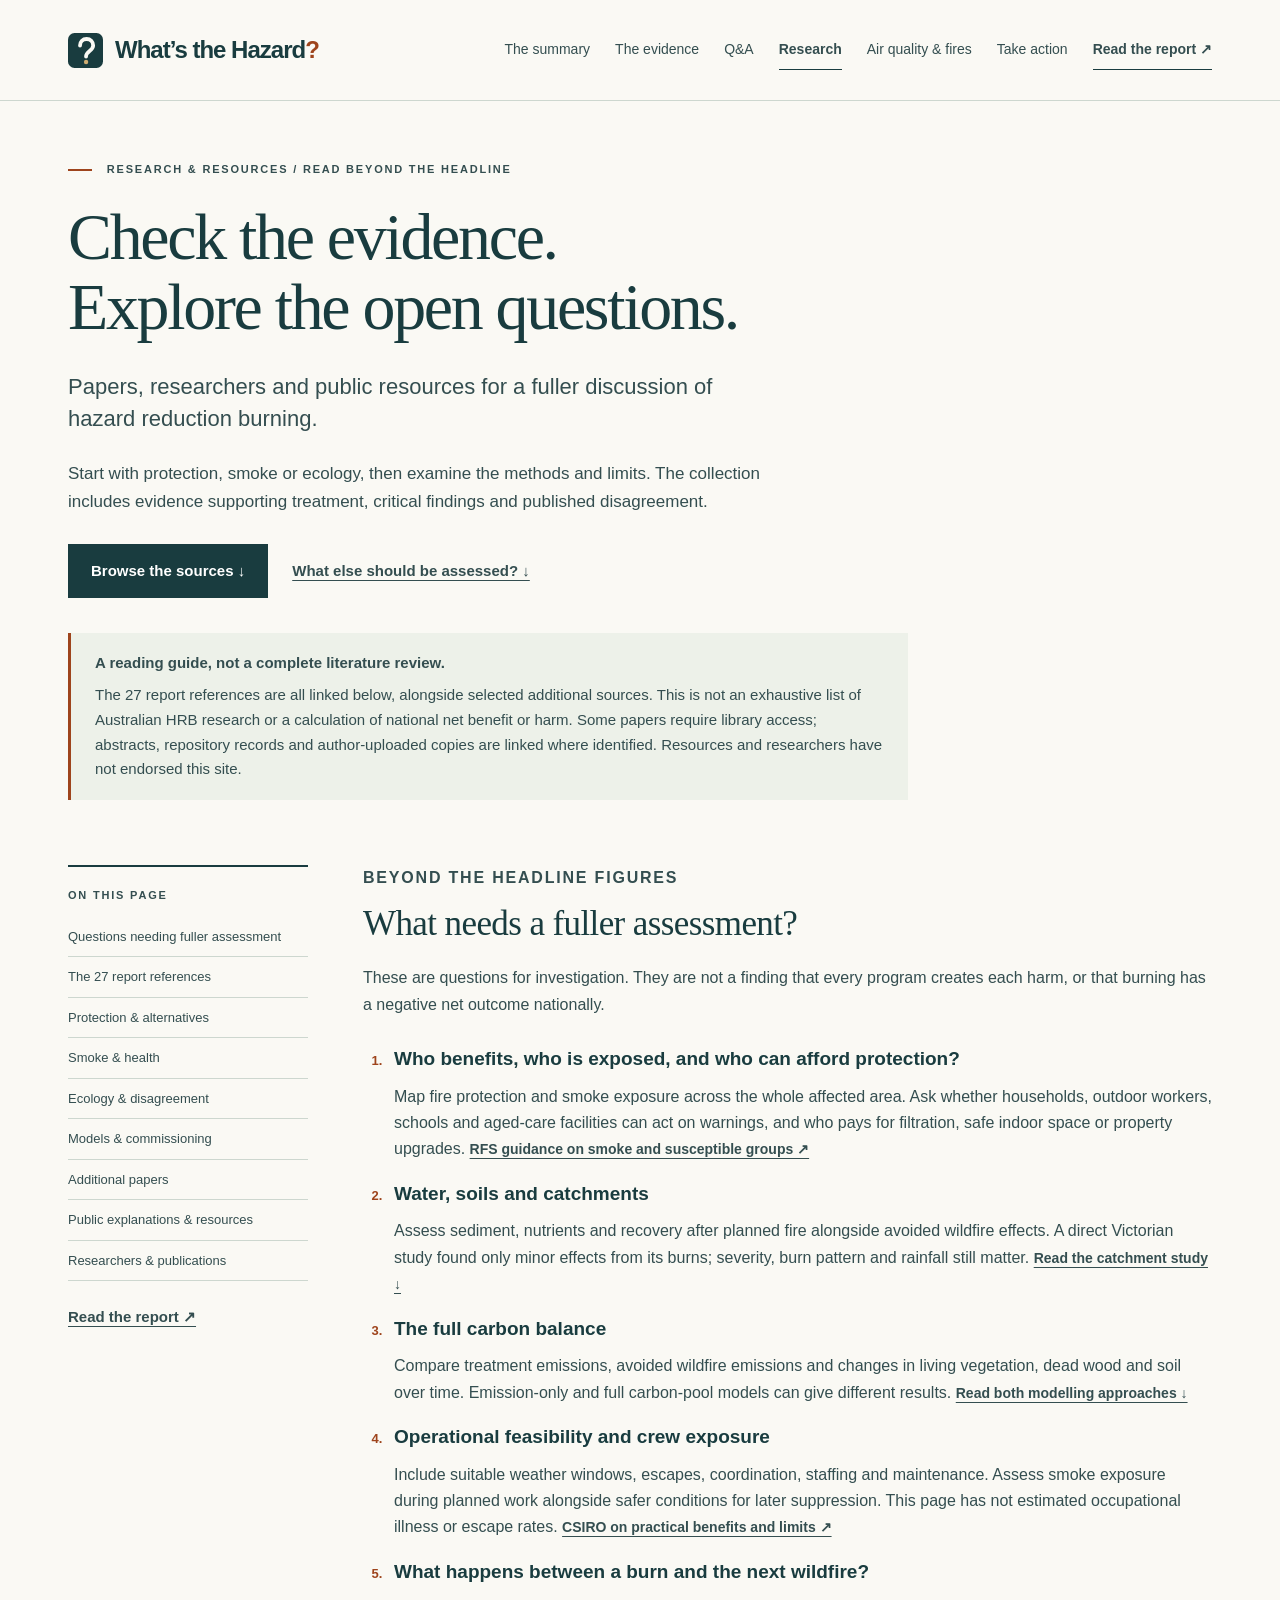
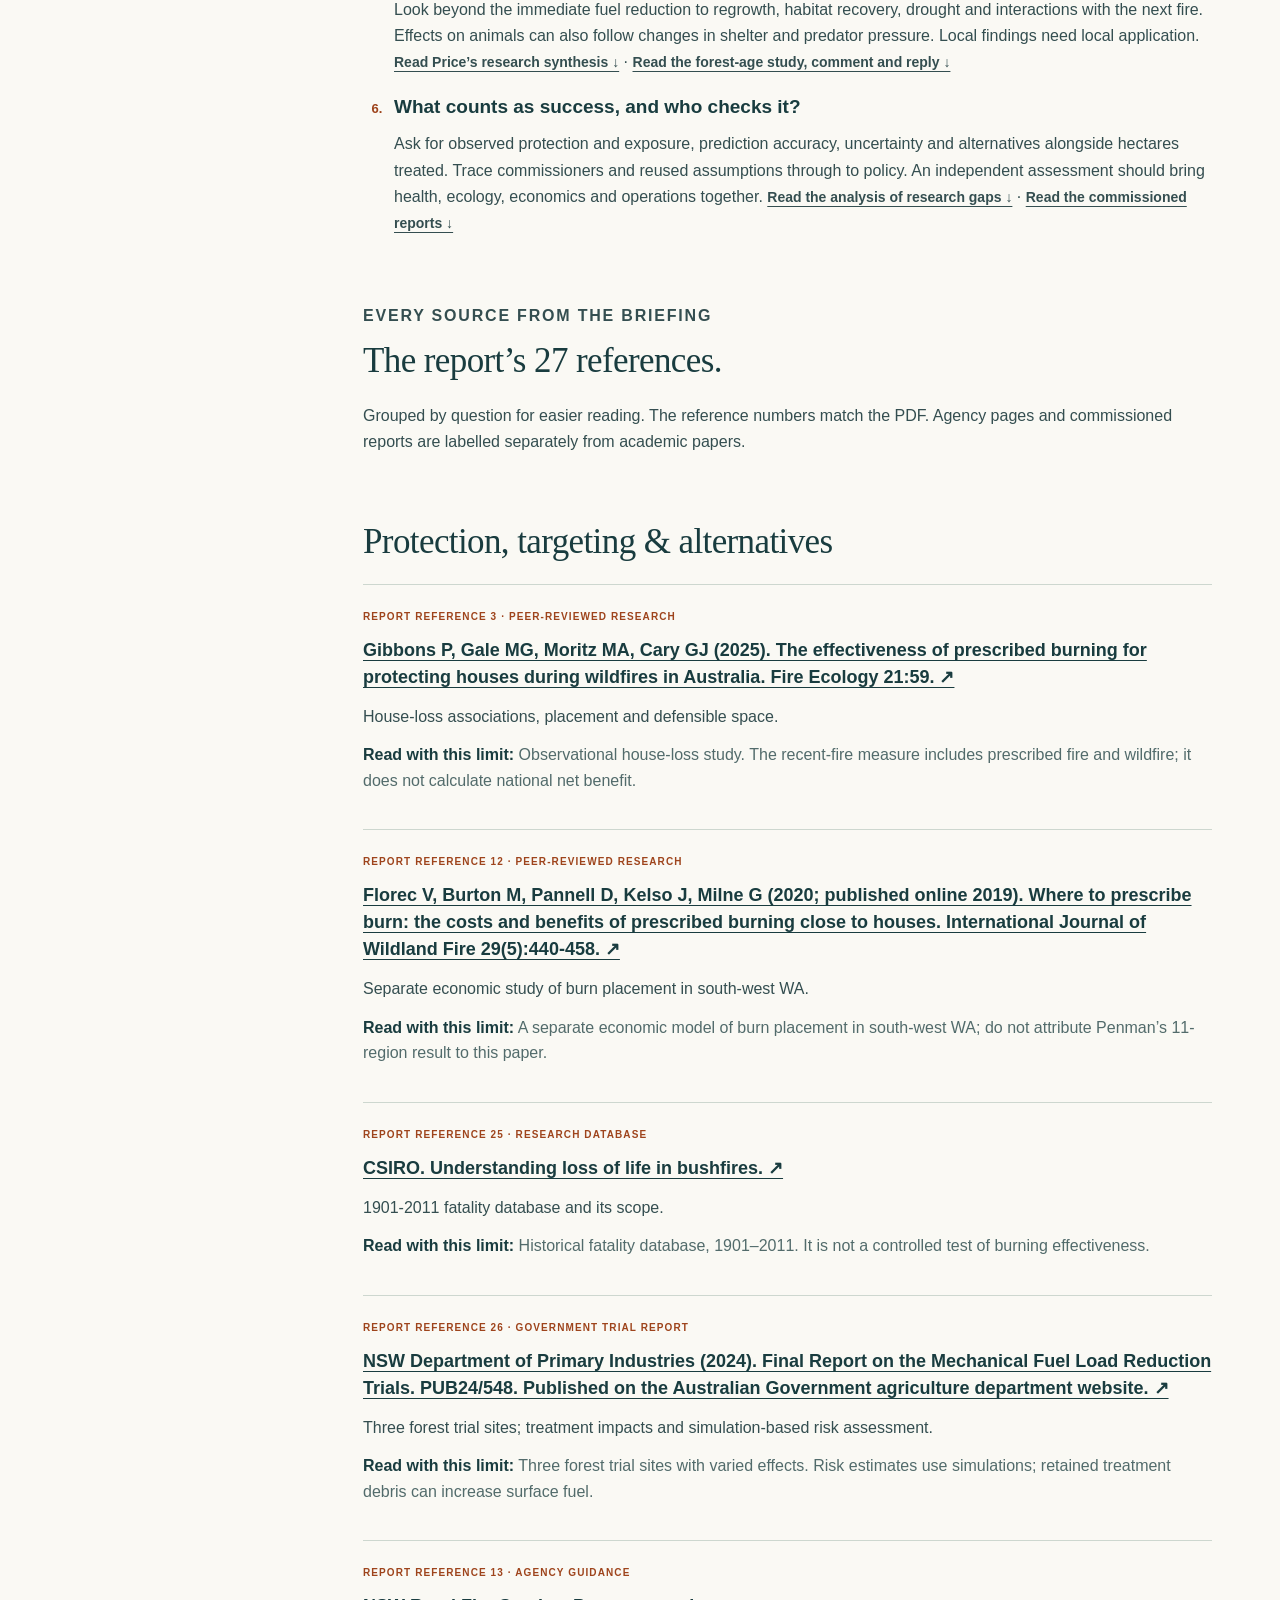
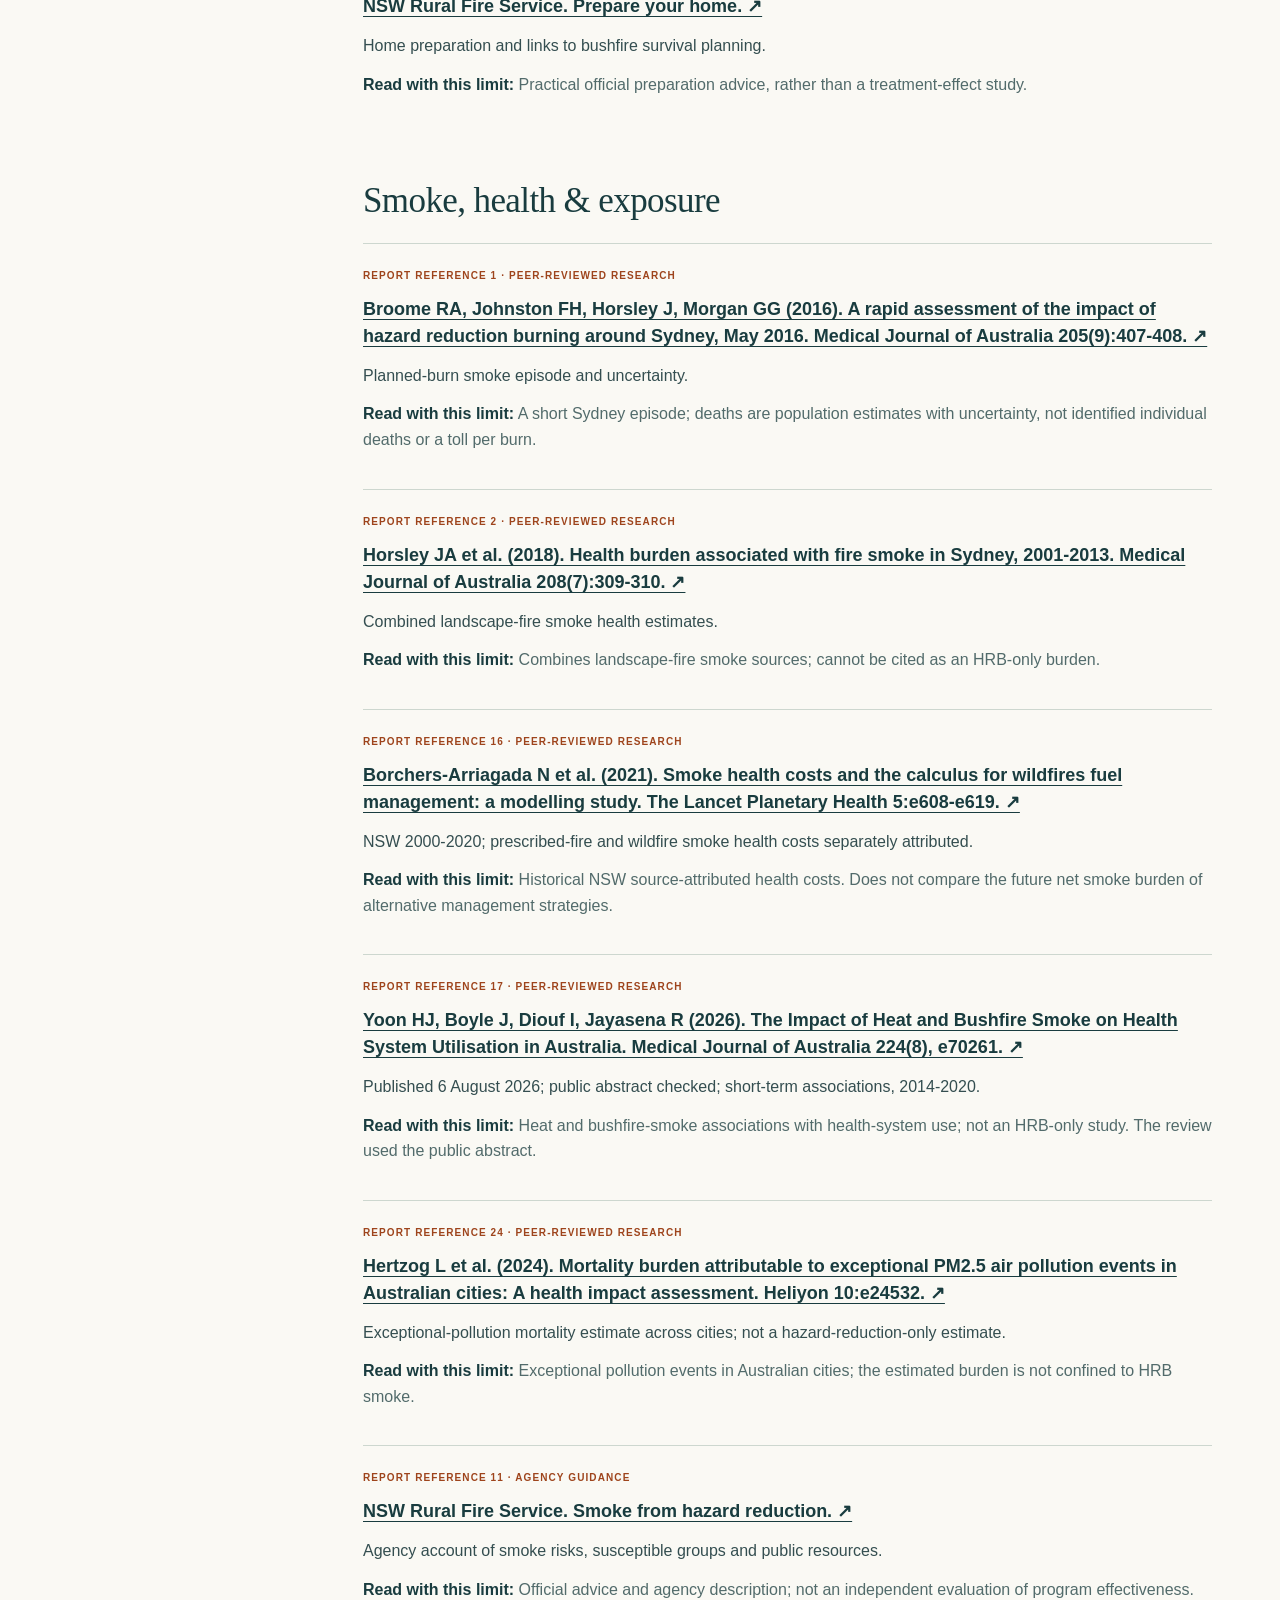
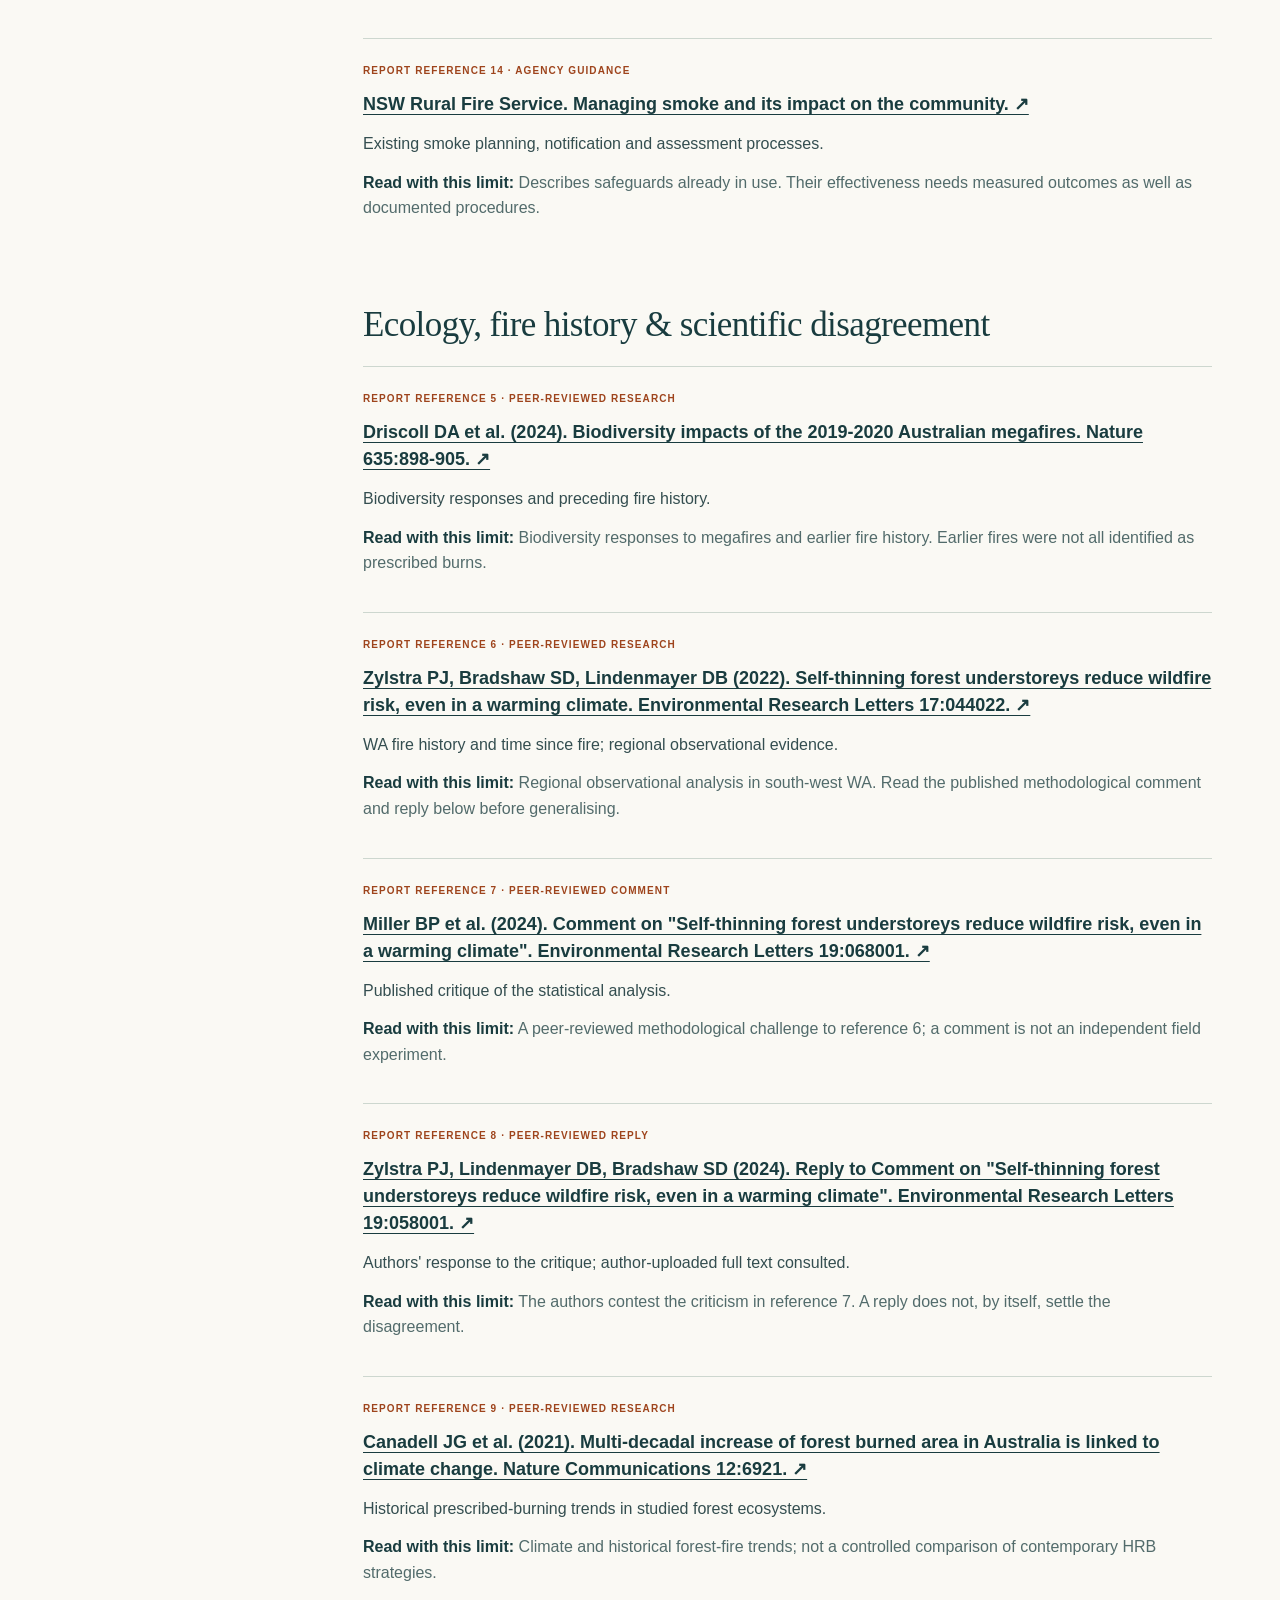
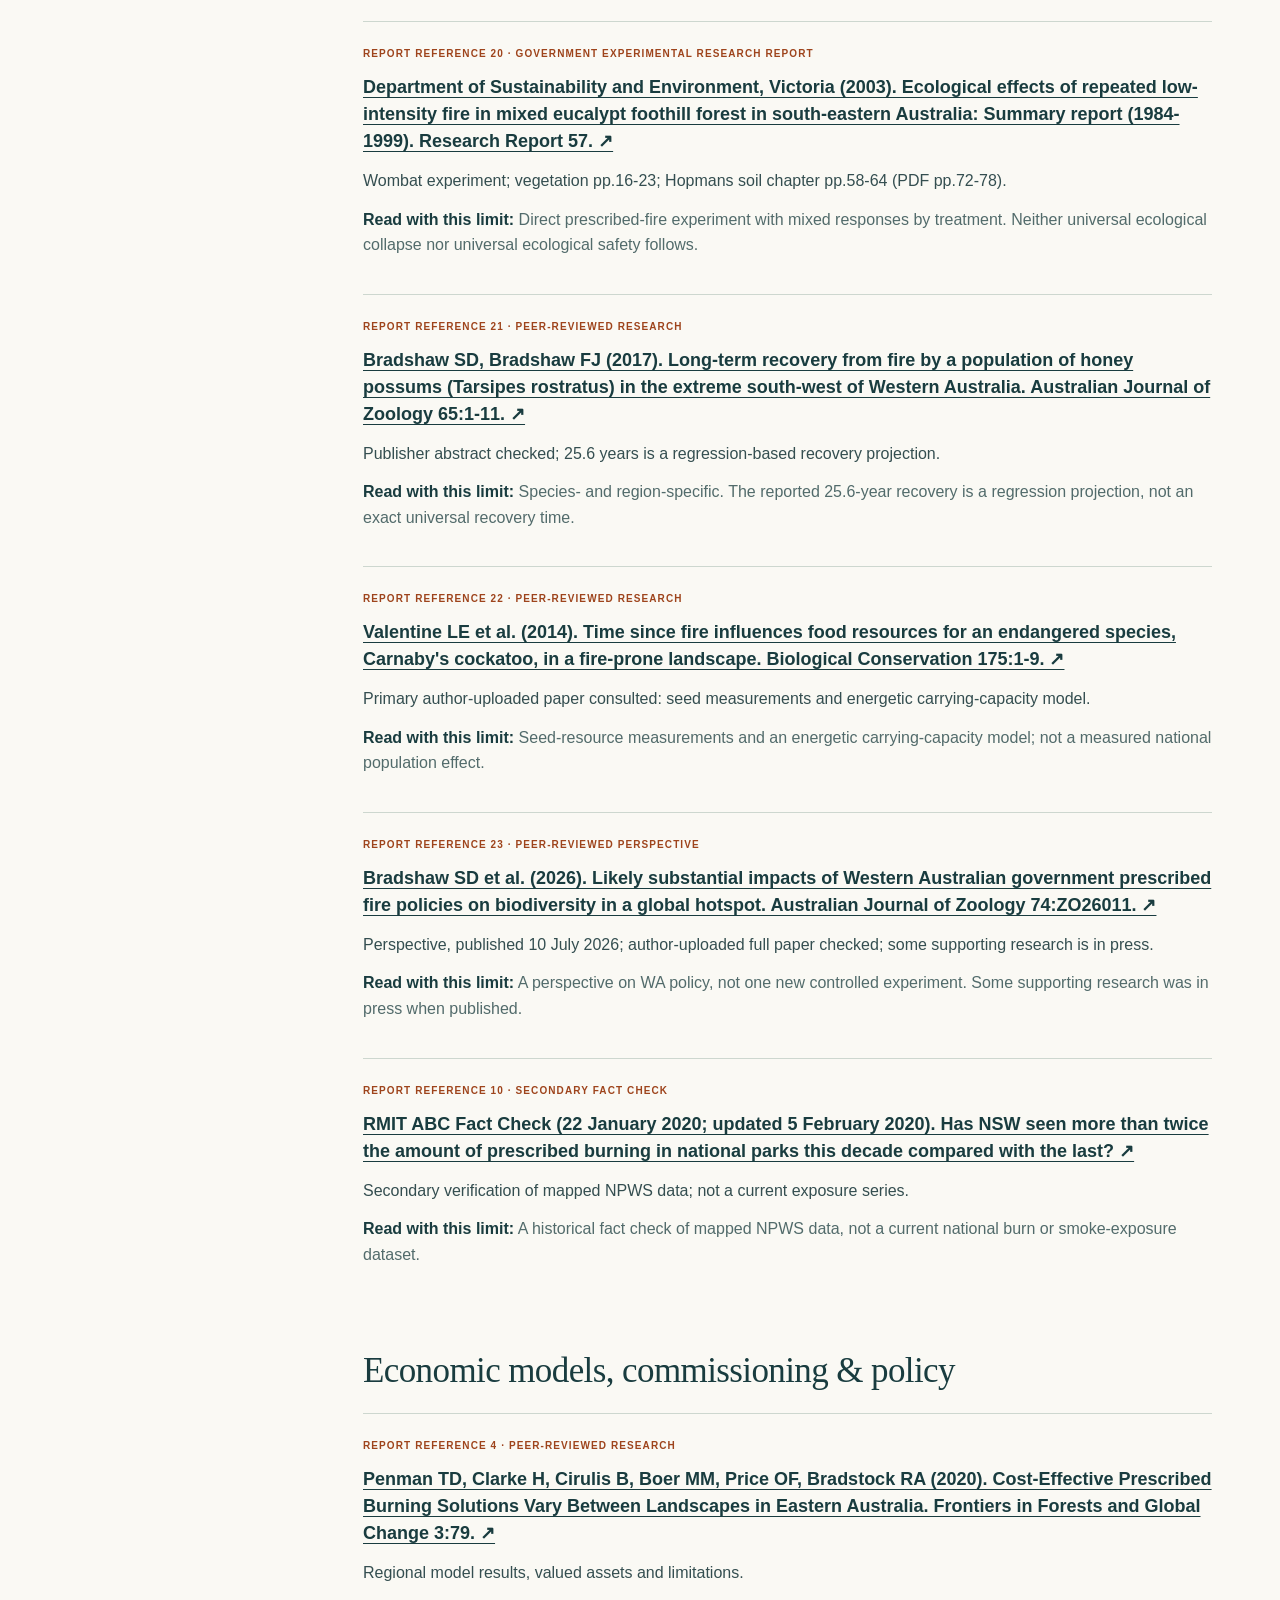
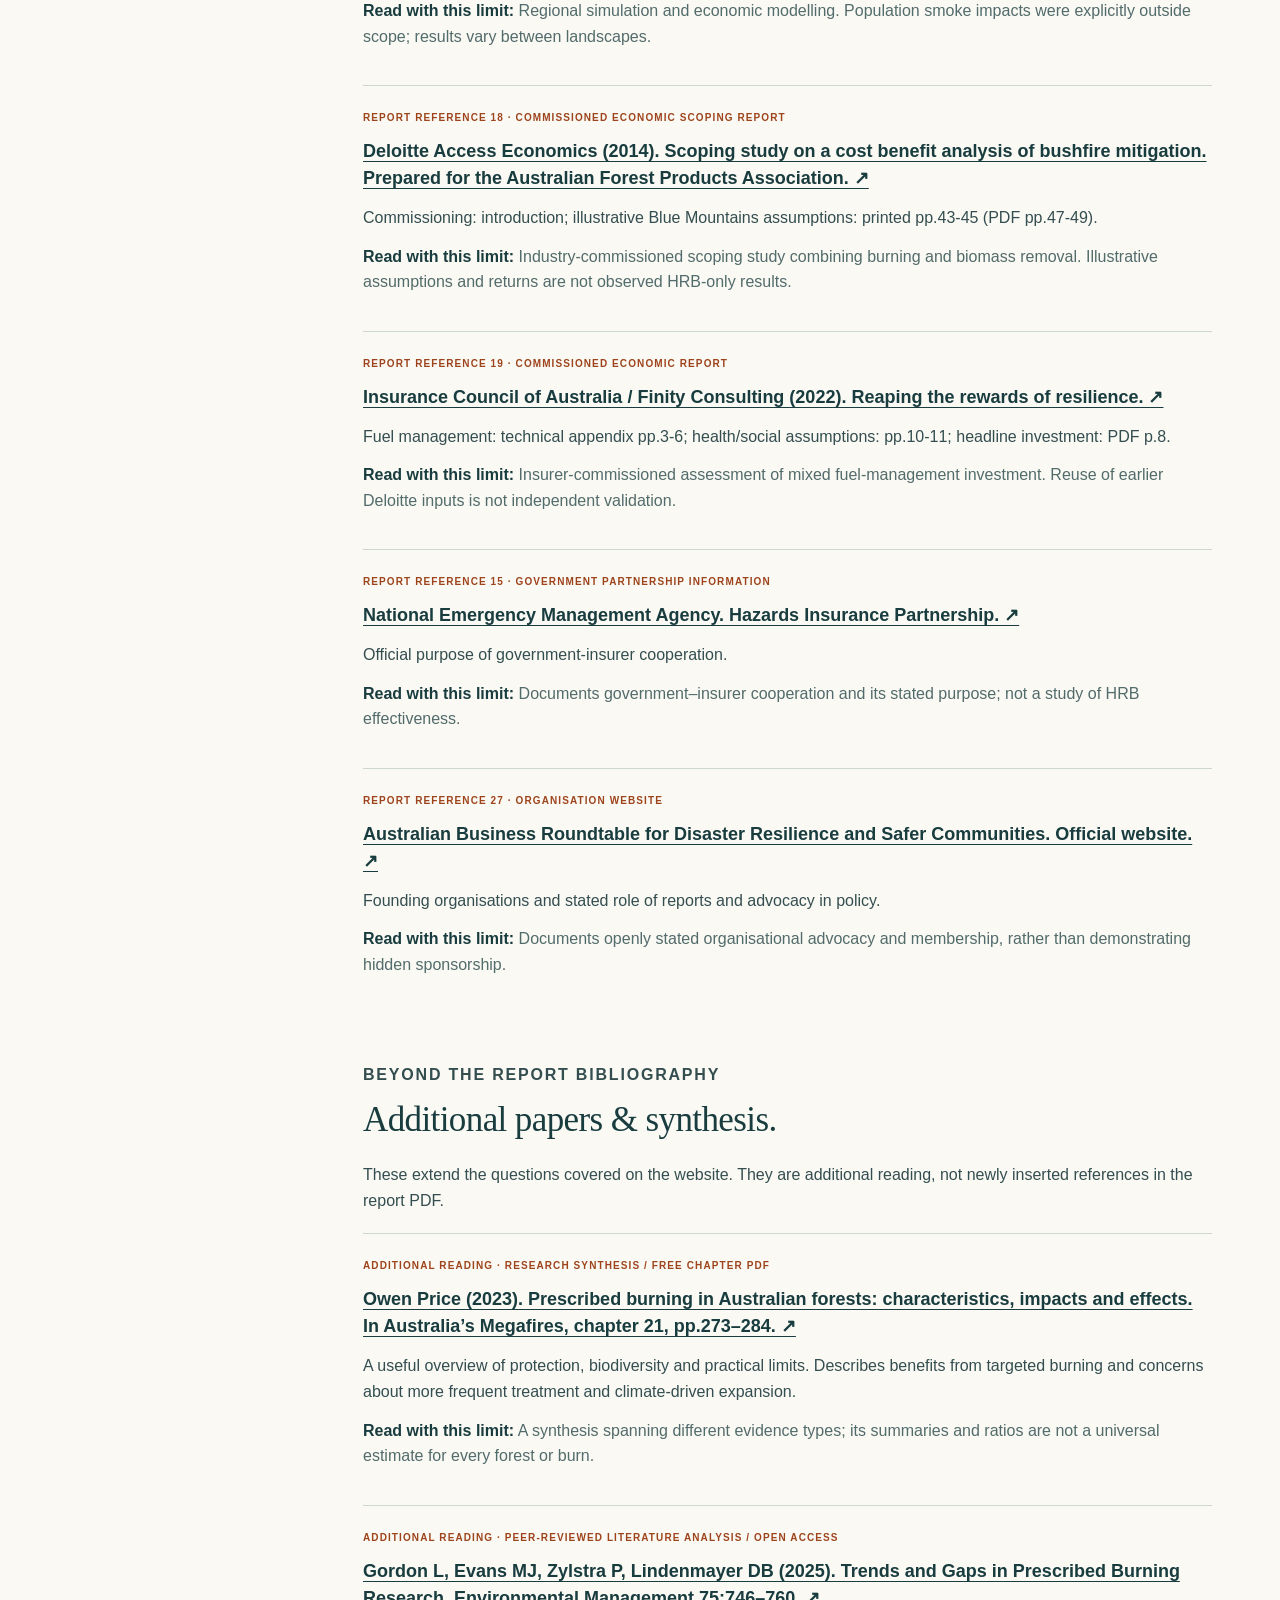
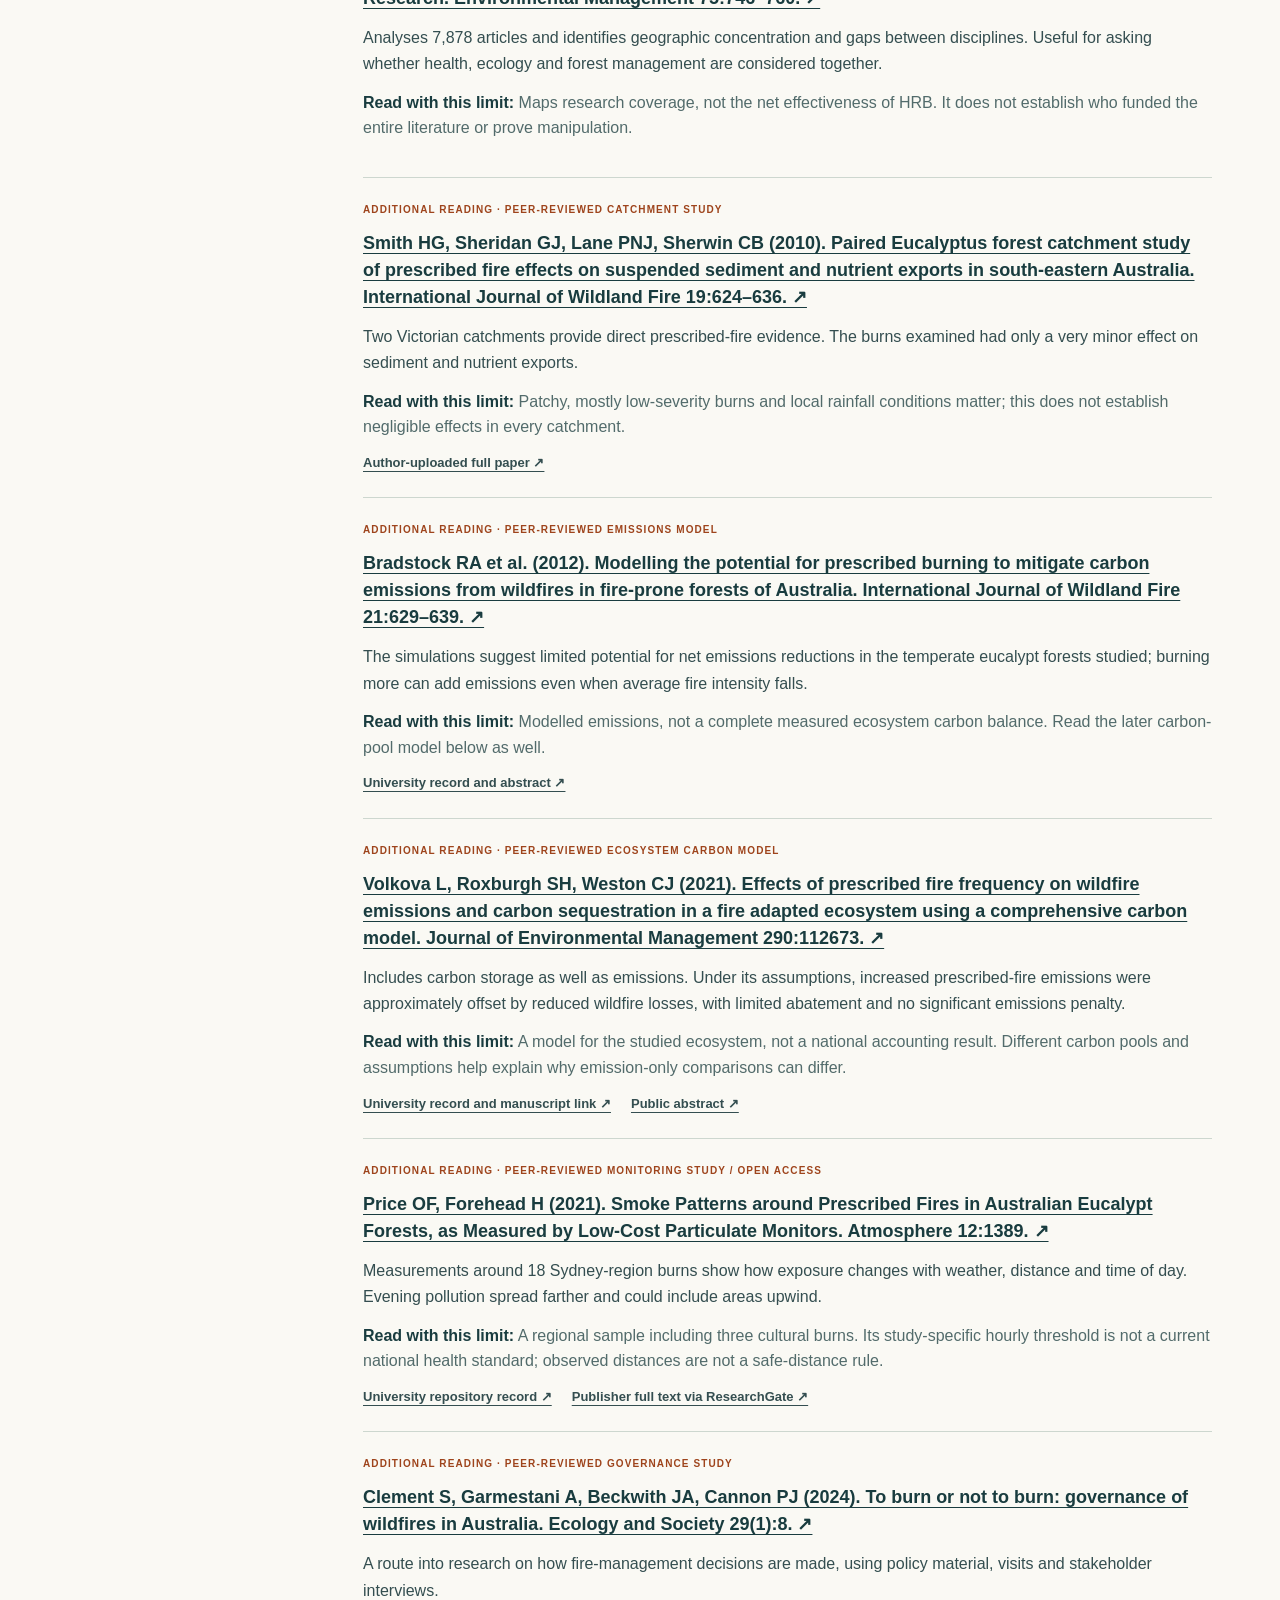
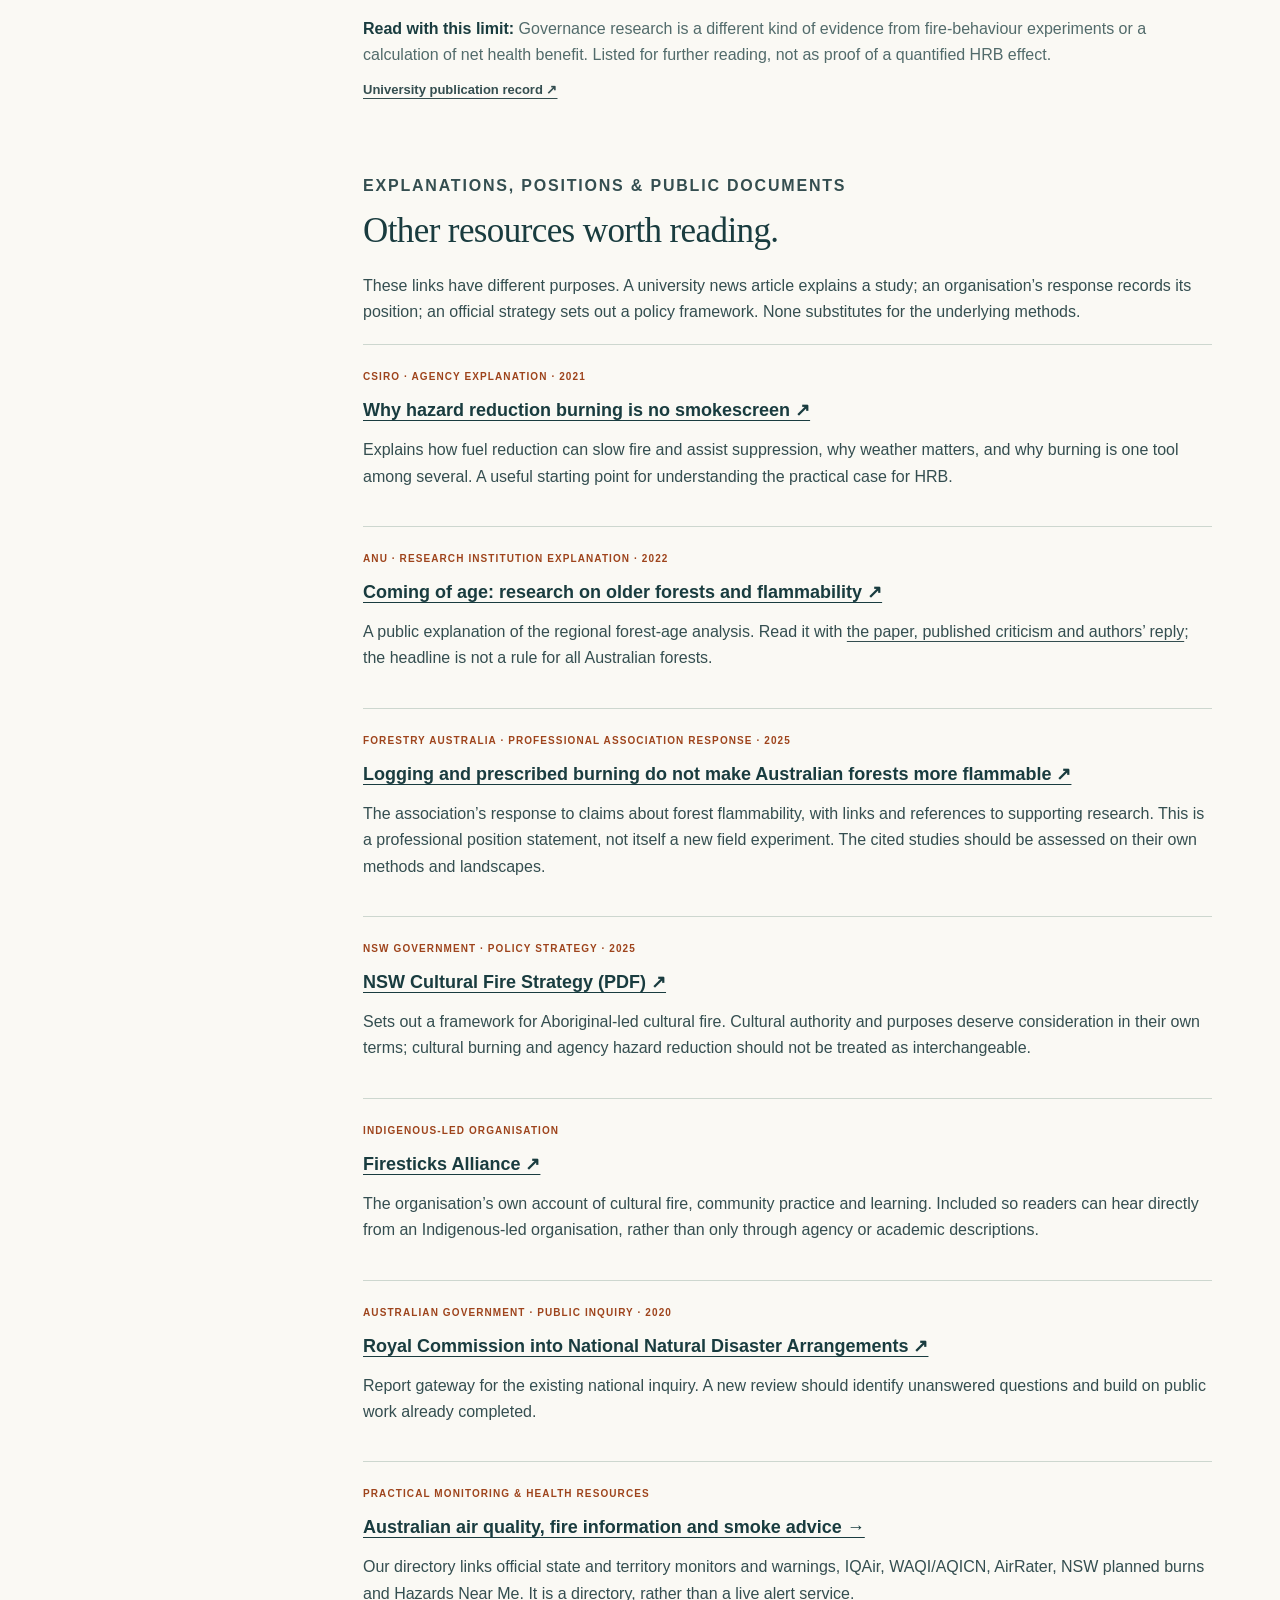
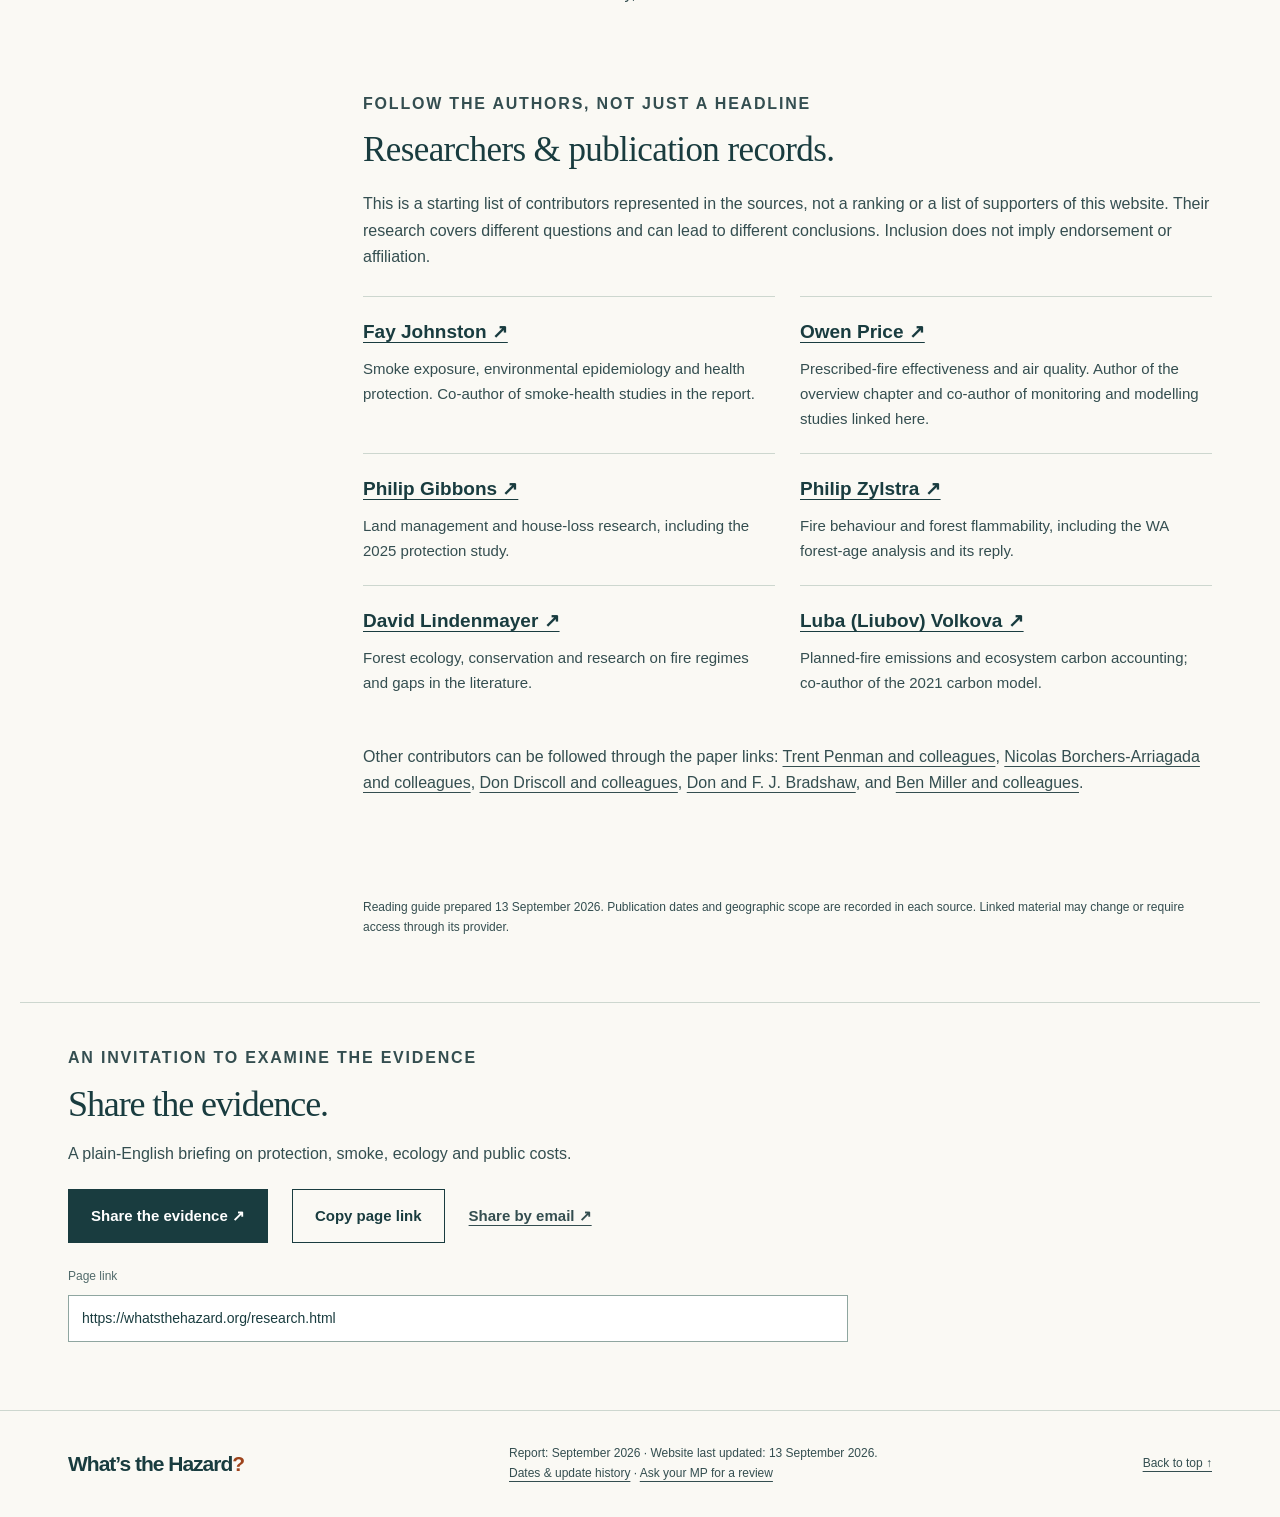
<file: research.html>
<!doctype html>
<html lang="en-AU">
<head>
  <meta charset="utf-8">
  <meta name="viewport" content="width=device-width, initial-scale=1">
  <meta name="description" content="Linked HRB papers, researchers, scientific disagreements and public resources, with further questions on unequal costs, water, carbon, operations and independent assessment.">
  <meta name="theme-color" content="#193c3f">
  <title>Research &amp; resources — What’s the Hazard?</title>
  <link rel="icon" href="favicon.ico" sizes="16x16 32x32 48x48">
  <link rel="icon" href="favicon.svg" type="image/svg+xml">
  <link rel="apple-touch-icon" href="assets/apple-touch-icon.png">
  <link rel="stylesheet" href="styles.css">
  <script src="site.js" defer></script>
  <link rel="canonical" href="https://whatsthehazard.org/research.html">
  <meta property="og:url" content="https://whatsthehazard.org/research.html">
</head>
<body><a class="skip" href="#main">Skip to content</a>
<header class="header">
<div class="wrap header-inner">
    <a class="brand" href="index.html" aria-label="What’s the Hazard? home"><span class="brand-mark" aria-hidden="true"><img src="favicon.svg" alt="" width="35" height="35"></span>What’s the Hazard<span class="brand-dot" aria-hidden="true">?</span></a>
    
<nav aria-label="Main navigation"><a href="index.html#summary">The summary</a><a href="index.html#evidence">The evidence</a><a href="questions.html">Q&amp;A</a><a href="research.html" aria-current="page">Research</a><a href="air-quality.html">Air quality &amp; fires</a><a href="act.html">Take action</a><a class="nav-report" href="index.html#report">Read the report <span aria-hidden="true">↗</span></a></nav>
  </div></header>
<main id="main">
<section class="wrap resource-hero" id="top">
<p class="eyebrow"><span class="tiny-line" aria-hidden="true"></span> Research &amp; resources / Read beyond the headline</p>
<h1>Check the evidence.<br>Explore the open questions.</h1>
<p class="hero-lead">Papers, researchers and public resources for a fuller discussion of hazard reduction burning.</p>
<p class="resource-intro">Start with protection, smoke or ecology, then examine the methods and limits. The collection includes evidence supporting treatment, critical findings and published disagreement.</p>
<div class="actions"><a class="button" href="#report-papers">Browse the sources ↓</a><a class="text-link" href="#further-questions">What else should be assessed? ↓</a></div>
<div class="resource-notice"><strong>A reading guide, not a complete literature review.</strong>
<p>The 27 report references are all linked below, alongside selected additional sources. This is not an exhaustive list of Australian HRB research or a calculation of national net benefit or harm. Some papers require library access; abstracts, repository records and author-uploaded copies are linked where identified. Resources and researchers have not endorsed this site.</p></div></section>
<div class="wrap qa-layout research-layout">
<aside class="qa-index">
<p class="eyebrow">On this page</p>
<nav aria-label="Research contents"><a href="#further-questions">Questions needing fuller assessment</a><a href="#report-papers">The 27 report references</a><a href="#protection-papers">Protection & alternatives</a><a href="#smoke-papers">Smoke & health</a><a href="#ecology-papers">Ecology & disagreement</a><a href="#funding-papers">Models & commissioning</a><a href="#additional-reading">Additional papers</a><a href="#public-resources">Public explanations & resources</a><a href="#researchers">Researchers & publications</a></nav><a class="text-link" href="reports/hazard-reduction-burning.pdf">Read the report ↗</a></aside>
<div>
<section class="research-section" id="further-questions">
<p class="eyebrow">Beyond the headline figures</p>
<h2>What needs a fuller assessment?</h2>
<p>These are questions for investigation. They are not a finding that every program creates each harm, or that burning has a negative net outcome nationally.</p>
<ol class="research-angles">

<li>
<h3>Who benefits, who is exposed, and who can afford protection?</h3>
<p>Map fire protection and smoke exposure across the whole affected area. Ask whether households, outdoor workers, schools and aged-care facilities can act on warnings, and who pays for filtration, safe indoor space or property upgrades. <a href="#ref-11">RFS guidance on smoke and susceptible groups ↗</a></p></li>

<li>
<h3>Water, soils and catchments</h3>
<p>Assess sediment, nutrients and recovery after planned fire alongside avoided wildfire effects. A direct Victorian study found only minor effects from its burns; severity, burn pattern and rainfall still matter. <a href="#n3">Read the catchment study ↓</a></p></li>

<li>
<h3>The full carbon balance</h3>
<p>Compare treatment emissions, avoided wildfire emissions and changes in living vegetation, dead wood and soil over time. Emission-only and full carbon-pool models can give different results. <a href="#n4">Read both modelling approaches ↓</a></p></li>

<li>
<h3>Operational feasibility and crew exposure</h3>
<p>Include suitable weather windows, escapes, coordination, staffing and maintenance. Assess smoke exposure during planned work alongside safer conditions for later suppression. This page has not estimated occupational illness or escape rates. <a href="https://www.csiro.au/en/news/all/articles/2021/october/hazard-reduction-burn">CSIRO on practical benefits and limits ↗</a></p></li>

<li>
<h3>What happens between a burn and the next wildfire?</h3>
<p>Look beyond the immediate fuel reduction to regrowth, habitat recovery, drought and interactions with the next fire. Effects on animals can also follow changes in shelter and predator pressure. Local findings need local application. <a href="#n1">Read Price’s research synthesis ↓</a> · <a href="#ref-6">Read the forest-age study, comment and reply ↓</a></p></li>

<li>
<h3>What counts as success, and who checks it?</h3>
<p>Ask for observed protection and exposure, prediction accuracy, uncertainty and alternatives alongside hectares treated. Trace commissioners and reused assumptions through to policy. An independent assessment should bring health, ecology, economics and operations together. <a href="#n2">Read the analysis of research gaps ↓</a> · <a href="#funding-papers">Read the commissioned reports ↓</a></p></li>
</ol></section>
<section class="research-section" id="report-papers">
<p class="eyebrow">Every source from the briefing</p>
<h2>The report’s 27 references.</h2>
<p>Grouped by question for easier reading. The reference numbers match the PDF. Agency pages and commissioned reports are labelled separately from academic papers.</p></section>
<section class="research-section" id="protection-papers">
<h2>Protection, targeting &amp; alternatives</h2>
<article class="research-entry" id="ref-3">
<p class="eyebrow">Report reference 3 · Peer-reviewed research</p>
<h3><a href="https://doi.org/10.1186/s42408-025-00413-z">Gibbons P, Gale MG, Moritz MA, Cary GJ (2025). The effectiveness of prescribed burning for protecting houses during wildfires in Australia. Fire Ecology 21:59. ↗</a></h3>
<p>House-loss associations, placement and defensible space.</p>
<p class="research-limit"><strong>Read with this limit:</strong> Observational house-loss study. The recent-fire measure includes prescribed fire and wildfire; it does not calculate national net benefit.</p></article>
<article class="research-entry" id="ref-12">
<p class="eyebrow">Report reference 12 · Peer-reviewed research</p>
<h3><a href="https://doi.org/10.1071/WF18192">Florec V, Burton M, Pannell D, Kelso J, Milne G (2020; published online 2019). Where to prescribe burn: the costs and benefits of prescribed burning close to houses. International Journal of Wildland Fire 29(5):440-458. ↗</a></h3>
<p>Separate economic study of burn placement in south-west WA.</p>
<p class="research-limit"><strong>Read with this limit:</strong> A separate economic model of burn placement in south-west WA; do not attribute Penman’s 11-region result to this paper.</p></article>
<article class="research-entry" id="ref-25">
<p class="eyebrow">Report reference 25 · Research database</p>
<h3><a href="https://www.csiro.au/en/research/disasters/bushfires/life-loss-database">CSIRO. Understanding loss of life in bushfires. ↗</a></h3>
<p>1901-2011 fatality database and its scope.</p>
<p class="research-limit"><strong>Read with this limit:</strong> Historical fatality database, 1901–2011. It is not a controlled test of burning effectiveness.</p></article>
<article class="research-entry" id="ref-26">
<p class="eyebrow">Report reference 26 · Government trial report</p>
<h3><a href="https://www.agriculture.gov.au/sites/default/files/documents/final-report-mechanical-fuel-load-reduction-trials.pdf">NSW Department of Primary Industries (2024). Final Report on the Mechanical Fuel Load Reduction Trials. PUB24/548. Published on the Australian Government agriculture department website. ↗</a></h3>
<p>Three forest trial sites; treatment impacts and simulation-based risk assessment.</p>
<p class="research-limit"><strong>Read with this limit:</strong> Three forest trial sites with varied effects. Risk estimates use simulations; retained treatment debris can increase surface fuel.</p></article>
<article class="research-entry" id="ref-13">
<p class="eyebrow">Report reference 13 · Agency guidance</p>
<h3><a href="https://www.rfs.nsw.gov.au/plan-and-prepare/prepare-your-property">NSW Rural Fire Service. Prepare your home. ↗</a></h3>
<p>Home preparation and links to bushfire survival planning.</p>
<p class="research-limit"><strong>Read with this limit:</strong> Practical official preparation advice, rather than a treatment-effect study.</p></article></section>
<section class="research-section" id="smoke-papers">
<h2>Smoke, health &amp; exposure</h2>
<article class="research-entry" id="ref-1">
<p class="eyebrow">Report reference 1 · Peer-reviewed research</p>
<h3><a href="https://doi.org/10.5694/mja16.00895">Broome RA, Johnston FH, Horsley J, Morgan GG (2016). A rapid assessment of the impact of hazard reduction burning around Sydney, May 2016. Medical Journal of Australia 205(9):407-408. ↗</a></h3>
<p>Planned-burn smoke episode and uncertainty.</p>
<p class="research-limit"><strong>Read with this limit:</strong> A short Sydney episode; deaths are population estimates with uncertainty, not identified individual deaths or a toll per burn.</p></article>
<article class="research-entry" id="ref-2">
<p class="eyebrow">Report reference 2 · Peer-reviewed research</p>
<h3><a href="https://doi.org/10.5694/mja18.00032">Horsley JA et al. (2018). Health burden associated with fire smoke in Sydney, 2001-2013. Medical Journal of Australia 208(7):309-310. ↗</a></h3>
<p>Combined landscape-fire smoke health estimates.</p>
<p class="research-limit"><strong>Read with this limit:</strong> Combines landscape-fire smoke sources; cannot be cited as an HRB-only burden.</p></article>
<article class="research-entry" id="ref-16">
<p class="eyebrow">Report reference 16 · Peer-reviewed research</p>
<h3><a href="https://doi.org/10.1016/S2542-5196(21)00198-4">Borchers-Arriagada N et al. (2021). Smoke health costs and the calculus for wildfires fuel management: a modelling study. The Lancet Planetary Health 5:e608-e619. ↗</a></h3>
<p>NSW 2000-2020; prescribed-fire and wildfire smoke health costs separately attributed.</p>
<p class="research-limit"><strong>Read with this limit:</strong> Historical NSW source-attributed health costs. Does not compare the future net smoke burden of alternative management strategies.</p></article>
<article class="research-entry" id="ref-17">
<p class="eyebrow">Report reference 17 · Peer-reviewed research</p>
<h3><a href="https://www.mja.com.au/journal/2026/224/8/the-impact-of-heat-and-bushfire-smoke-on-health-system-utilisation-in-australia">Yoon HJ, Boyle J, Diouf I, Jayasena R (2026). The Impact of Heat and Bushfire Smoke on Health System Utilisation in Australia. Medical Journal of Australia 224(8), e70261. ↗</a></h3>
<p>Published 6 August 2026; public abstract checked; short-term associations, 2014-2020.</p>
<p class="research-limit"><strong>Read with this limit:</strong> Heat and bushfire-smoke associations with health-system use; not an HRB-only study. The review used the public abstract.</p></article>
<article class="research-entry" id="ref-24">
<p class="eyebrow">Report reference 24 · Peer-reviewed research</p>
<h3><a href="https://pmc.ncbi.nlm.nih.gov/articles/PMC10828683/">Hertzog L et al. (2024). Mortality burden attributable to exceptional PM2.5 air pollution events in Australian cities: A health impact assessment. Heliyon 10:e24532. ↗</a></h3>
<p>Exceptional-pollution mortality estimate across cities; not a hazard-reduction-only estimate.</p>
<p class="research-limit"><strong>Read with this limit:</strong> Exceptional pollution events in Australian cities; the estimated burden is not confined to HRB smoke.</p></article>
<article class="research-entry" id="ref-11">
<p class="eyebrow">Report reference 11 · Agency guidance</p>
<h3><a href="https://www.rfs.nsw.gov.au/fire-information/hazard-reductions/smoke-from-hazard-reduction">NSW Rural Fire Service. Smoke from hazard reduction. ↗</a></h3>
<p>Agency account of smoke risks, susceptible groups and public resources.</p>
<p class="research-limit"><strong>Read with this limit:</strong> Official advice and agency description; not an independent evaluation of program effectiveness.</p></article>
<article class="research-entry" id="ref-14">
<p class="eyebrow">Report reference 14 · Agency guidance</p>
<h3><a href="https://www.rfs.nsw.gov.au/fire-information/hazard-reductions/managing-smoke-and-its-impact-on-the-community">NSW Rural Fire Service. Managing smoke and its impact on the community. ↗</a></h3>
<p>Existing smoke planning, notification and assessment processes.</p>
<p class="research-limit"><strong>Read with this limit:</strong> Describes safeguards already in use. Their effectiveness needs measured outcomes as well as documented procedures.</p></article></section>
<section class="research-section" id="ecology-papers">
<h2>Ecology, fire history &amp; scientific disagreement</h2>
<article class="research-entry" id="ref-5">
<p class="eyebrow">Report reference 5 · Peer-reviewed research</p>
<h3><a href="https://doi.org/10.1038/s41586-024-08174-6">Driscoll DA et al. (2024). Biodiversity impacts of the 2019-2020 Australian megafires. Nature 635:898-905. ↗</a></h3>
<p>Biodiversity responses and preceding fire history.</p>
<p class="research-limit"><strong>Read with this limit:</strong> Biodiversity responses to megafires and earlier fire history. Earlier fires were not all identified as prescribed burns.</p></article>
<article class="research-entry" id="ref-6">
<p class="eyebrow">Report reference 6 · Peer-reviewed research</p>
<h3><a href="https://doi.org/10.1088/1748-9326/ac5c10">Zylstra PJ, Bradshaw SD, Lindenmayer DB (2022). Self-thinning forest understoreys reduce wildfire risk, even in a warming climate. Environmental Research Letters 17:044022. ↗</a></h3>
<p>WA fire history and time since fire; regional observational evidence.</p>
<p class="research-limit"><strong>Read with this limit:</strong> Regional observational analysis in south-west WA. Read the published methodological comment and reply below before generalising.</p></article>
<article class="research-entry" id="ref-7">
<p class="eyebrow">Report reference 7 · Peer-reviewed comment</p>
<h3><a href="https://doi.org/10.1088/1748-9326/ad41ee">Miller BP et al. (2024). Comment on &quot;Self-thinning forest understoreys reduce wildfire risk, even in a warming climate&quot;. Environmental Research Letters 19:068001. ↗</a></h3>
<p>Published critique of the statistical analysis.</p>
<p class="research-limit"><strong>Read with this limit:</strong> A peer-reviewed methodological challenge to reference 6; a comment is not an independent field experiment.</p></article>
<article class="research-entry" id="ref-8">
<p class="eyebrow">Report reference 8 · Peer-reviewed reply</p>
<h3><a href="https://doi.org/10.1088/1748-9326/ad40c1">Zylstra PJ, Lindenmayer DB, Bradshaw SD (2024). Reply to Comment on &quot;Self-thinning forest understoreys reduce wildfire risk, even in a warming climate&quot;. Environmental Research Letters 19:058001. ↗</a></h3>
<p>Authors&#x27; response to the critique; author-uploaded full text consulted.</p>
<p class="research-limit"><strong>Read with this limit:</strong> The authors contest the criticism in reference 7. A reply does not, by itself, settle the disagreement.</p></article>
<article class="research-entry" id="ref-9">
<p class="eyebrow">Report reference 9 · Peer-reviewed research</p>
<h3><a href="https://doi.org/10.1038/s41467-021-27225-4">Canadell JG et al. (2021). Multi-decadal increase of forest burned area in Australia is linked to climate change. Nature Communications 12:6921. ↗</a></h3>
<p>Historical prescribed-burning trends in studied forest ecosystems.</p>
<p class="research-limit"><strong>Read with this limit:</strong> Climate and historical forest-fire trends; not a controlled comparison of contemporary HRB strategies.</p></article>
<article class="research-entry" id="ref-20">
<p class="eyebrow">Report reference 20 · Government experimental research report</p>
<h3><a href="https://www.ffm.vic.gov.au/__data/assets/pdf_file/0018/21069/Report-57-Ecological-effects-of-repeated-low-intensity-fires-summary.pdf">Department of Sustainability and Environment, Victoria (2003). Ecological effects of repeated low-intensity fire in mixed eucalypt foothill forest in south-eastern Australia: Summary report (1984-1999). Research Report 57. ↗</a></h3>
<p>Wombat experiment; vegetation pp.16-23; Hopmans soil chapter pp.58-64 (PDF pp.72-78).</p>
<p class="research-limit"><strong>Read with this limit:</strong> Direct prescribed-fire experiment with mixed responses by treatment. Neither universal ecological collapse nor universal ecological safety follows.</p></article>
<article class="research-entry" id="ref-21">
<p class="eyebrow">Report reference 21 · Peer-reviewed research</p>
<h3><a href="https://doi.org/10.1071/ZO16068">Bradshaw SD, Bradshaw FJ (2017). Long-term recovery from fire by a population of honey possums (Tarsipes rostratus) in the extreme south-west of Western Australia. Australian Journal of Zoology 65:1-11. ↗</a></h3>
<p>Publisher abstract checked; 25.6 years is a regression-based recovery projection.</p>
<p class="research-limit"><strong>Read with this limit:</strong> Species- and region-specific. The reported 25.6-year recovery is a regression projection, not an exact universal recovery time.</p></article>
<article class="research-entry" id="ref-22">
<p class="eyebrow">Report reference 22 · Peer-reviewed research</p>
<h3><a href="https://doi.org/10.1016/j.biocon.2014.04.006">Valentine LE et al. (2014). Time since fire influences food resources for an endangered species, Carnaby&#x27;s cockatoo, in a fire-prone landscape. Biological Conservation 175:1-9. ↗</a></h3>
<p>Primary author-uploaded paper consulted: seed measurements and energetic carrying-capacity model.</p>
<p class="research-limit"><strong>Read with this limit:</strong> Seed-resource measurements and an energetic carrying-capacity model; not a measured national population effect.</p></article>
<article class="research-entry" id="ref-23">
<p class="eyebrow">Report reference 23 · Peer-reviewed perspective</p>
<h3><a href="https://doi.org/10.1071/ZO26011">Bradshaw SD et al. (2026). Likely substantial impacts of Western Australian government prescribed fire policies on biodiversity in a global hotspot. Australian Journal of Zoology 74:ZO26011. ↗</a></h3>
<p>Perspective, published 10 July 2026; author-uploaded full paper checked; some supporting research is in press.</p>
<p class="research-limit"><strong>Read with this limit:</strong> A perspective on WA policy, not one new controlled experiment. Some supporting research was in press when published.</p></article>
<article class="research-entry" id="ref-10">
<p class="eyebrow">Report reference 10 · Secondary fact check</p>
<h3><a href="https://www.abc.net.au/news/2020-01-22/prescribed-burning-nsw-backburning-hazard-reduction/11878316">RMIT ABC Fact Check (22 January 2020; updated 5 February 2020). Has NSW seen more than twice the amount of prescribed burning in national parks this decade compared with the last? ↗</a></h3>
<p>Secondary verification of mapped NPWS data; not a current exposure series.</p>
<p class="research-limit"><strong>Read with this limit:</strong> A historical fact check of mapped NPWS data, not a current national burn or smoke-exposure dataset.</p></article></section>
<section class="research-section" id="funding-papers">
<h2>Economic models, commissioning &amp; policy</h2>
<article class="research-entry" id="ref-4">
<p class="eyebrow">Report reference 4 · Peer-reviewed research</p>
<h3><a href="https://doi.org/10.3389/ffgc.2020.00079">Penman TD, Clarke H, Cirulis B, Boer MM, Price OF, Bradstock RA (2020). Cost-Effective Prescribed Burning Solutions Vary Between Landscapes in Eastern Australia. Frontiers in Forests and Global Change 3:79. ↗</a></h3>
<p>Regional model results, valued assets and limitations.</p>
<p class="research-limit"><strong>Read with this limit:</strong> Regional simulation and economic modelling. Population smoke impacts were explicitly outside scope; results vary between landscapes.</p></article>
<article class="research-entry" id="ref-18">
<p class="eyebrow">Report reference 18 · Commissioned economic scoping report</p>
<h3><a href="https://ausfpa.com.au/wp-content/uploads/2016/01/AFPA-DAE-report-Amended-Final-2014-05-27.pdf">Deloitte Access Economics (2014). Scoping study on a cost benefit analysis of bushfire mitigation. Prepared for the Australian Forest Products Association. ↗</a></h3>
<p>Commissioning: introduction; illustrative Blue Mountains assumptions: printed pp.43-45 (PDF pp.47-49).</p>
<p class="research-limit"><strong>Read with this limit:</strong> Industry-commissioned scoping study combining burning and biomass removal. Illustrative assumptions and returns are not observed HRB-only results.</p></article>
<article class="research-entry" id="ref-19">
<p class="eyebrow">Report reference 19 · Commissioned economic report</p>
<h3><a href="https://insurancecouncil.com.au/wp-content/uploads/2022/02/R_ICA_Resilience_Final_220218.pdf">Insurance Council of Australia / Finity Consulting (2022). Reaping the rewards of resilience. ↗</a></h3>
<p>Fuel management: technical appendix pp.3-6; health/social assumptions: pp.10-11; headline investment: PDF p.8.</p>
<p class="research-limit"><strong>Read with this limit:</strong> Insurer-commissioned assessment of mixed fuel-management investment. Reuse of earlier Deloitte inputs is not independent validation.</p></article>
<article class="research-entry" id="ref-15">
<p class="eyebrow">Report reference 15 · Government partnership information</p>
<h3><a href="https://www.nema.gov.au/our-work/resilience/hazards-insurance-partnership">National Emergency Management Agency. Hazards Insurance Partnership. ↗</a></h3>
<p>Official purpose of government-insurer cooperation.</p>
<p class="research-limit"><strong>Read with this limit:</strong> Documents government–insurer cooperation and its stated purpose; not a study of HRB effectiveness.</p></article>
<article class="research-entry" id="ref-27">
<p class="eyebrow">Report reference 27 · Organisation website</p>
<h3><a href="https://australianbusinessroundtable.com.au/">Australian Business Roundtable for Disaster Resilience and Safer Communities. Official website. ↗</a></h3>
<p>Founding organisations and stated role of reports and advocacy in policy.</p>
<p class="research-limit"><strong>Read with this limit:</strong> Documents openly stated organisational advocacy and membership, rather than demonstrating hidden sponsorship.</p></article></section>
<section class="research-section" id="additional-reading">
<p class="eyebrow">Beyond the report bibliography</p>
<h2>Additional papers &amp; synthesis.</h2>
<p>These extend the questions covered on the website. They are additional reading, not newly inserted references in the report PDF.</p>
<article class="research-entry additional-paper" id="n1">
<p class="eyebrow">Additional reading · Research synthesis / free chapter PDF</p>
<h3><a href="https://www.publishing.csiro.au/ebook/chapter/9781486316656_24">Owen Price (2023). Prescribed burning in Australian forests: characteristics, impacts and effects. In Australia’s Megafires, chapter 21, pp.273–284. ↗</a></h3>
<p>A useful overview of protection, biodiversity and practical limits. Describes benefits from targeted burning and concerns about more frequent treatment and climate-driven expansion.</p>
<p class="research-limit"><strong>Read with this limit:</strong> A synthesis spanning different evidence types; its summaries and ratios are not a universal estimate for every forest or burn.</p></article>
<article class="research-entry additional-paper" id="n2">
<p class="eyebrow">Additional reading · Peer-reviewed literature analysis / open access</p>
<h3><a href="https://link.springer.com/article/10.1007/s00267-025-02119-z">Gordon L, Evans MJ, Zylstra P, Lindenmayer DB (2025). Trends and Gaps in Prescribed Burning Research. Environmental Management 75:746–760. ↗</a></h3>
<p>Analyses 7,878 articles and identifies geographic concentration and gaps between disciplines. Useful for asking whether health, ecology and forest management are considered together.</p>
<p class="research-limit"><strong>Read with this limit:</strong> Maps research coverage, not the net effectiveness of HRB. It does not establish who funded the entire literature or prove manipulation.</p></article>
<article class="research-entry additional-paper" id="n3">
<p class="eyebrow">Additional reading · Peer-reviewed catchment study</p>
<h3><a href="https://doi.org/10.1071/WF08208">Smith HG, Sheridan GJ, Lane PNJ, Sherwin CB (2010). Paired Eucalyptus forest catchment study of prescribed fire effects on suspended sediment and nutrient exports in south-eastern Australia. International Journal of Wildland Fire 19:624–636. ↗</a></h3>
<p>Two Victorian catchments provide direct prescribed-fire evidence. The burns examined had only a very minor effect on sediment and nutrient exports.</p>
<p class="research-limit"><strong>Read with this limit:</strong> Patchy, mostly low-severity burns and local rainfall conditions matter; this does not establish negligible effects in every catchment.</p>
<div class="source-pair"><a href="https://www.researchgate.net/publication/260918424_Paired_Eucalyptus_forest_catchment_study_of_prescribed_fire_effects_on_suspended_sediment_and_nutrient_exports_in_south-eastern_Australia">Author-uploaded full paper ↗</a></div></article>
<article class="research-entry additional-paper" id="n4">
<p class="eyebrow">Additional reading · Peer-reviewed emissions model</p>
<h3><a href="https://doi.org/10.1071/WF11023">Bradstock RA et al. (2012). Modelling the potential for prescribed burning to mitigate carbon emissions from wildfires in fire-prone forests of Australia. International Journal of Wildland Fire 21:629–639. ↗</a></h3>
<p>The simulations suggest limited potential for net emissions reductions in the temperate eucalypt forests studied; burning more can add emissions even when average fire intensity falls.</p>
<p class="research-limit"><strong>Read with this limit:</strong> Modelled emissions, not a complete measured ecosystem carbon balance. Read the later carbon-pool model below as well.</p>
<div class="source-pair"><a href="https://researchers.westernsydney.edu.au/en/publications/modelling-the-potential-for-prescribed-burning-to-mitigate-carbon/">University record and abstract ↗</a></div></article>
<article class="research-entry additional-paper" id="n5">
<p class="eyebrow">Additional reading · Peer-reviewed ecosystem carbon model</p>
<h3><a href="https://doi.org/10.1016/j.jenvman.2021.112673">Volkova L, Roxburgh SH, Weston CJ (2021). Effects of prescribed fire frequency on wildfire emissions and carbon sequestration in a fire adapted ecosystem using a comprehensive carbon model. Journal of Environmental Management 290:112673. ↗</a></h3>
<p>Includes carbon storage as well as emissions. Under its assumptions, increased prescribed-fire emissions were approximately offset by reduced wildfire losses, with limited abatement and no significant emissions penalty.</p>
<p class="research-limit"><strong>Read with this limit:</strong> A model for the studied ecosystem, not a national accounting result. Different carbon pools and assumptions help explain why emission-only comparisons can differ.</p>
<div class="source-pair"><a href="https://findanexpert.unimelb.edu.au/scholarlywork/1529549-effects-of-prescribed-fire-frequency-on-wildfire-emissions-and-carbon-sequestration-in-a-fire-adapted-ecosystem-using-a-comprehensive-carbon-model">University record and manuscript link ↗</a><a href="https://pubmed.ncbi.nlm.nih.gov/33915349/">Public abstract ↗</a></div></article>
<article class="research-entry additional-paper" id="n6">
<p class="eyebrow">Additional reading · Peer-reviewed monitoring study / open access</p>
<h3><a href="https://doi.org/10.3390/atmos12111389">Price OF, Forehead H (2021). Smoke Patterns around Prescribed Fires in Australian Eucalypt Forests, as Measured by Low-Cost Particulate Monitors. Atmosphere 12:1389. ↗</a></h3>
<p>Measurements around 18 Sydney-region burns show how exposure changes with weather, distance and time of day. Evening pollution spread farther and could include areas upwind.</p>
<p class="research-limit"><strong>Read with this limit:</strong> A regional sample including three cultural burns. Its study-specific hourly threshold is not a current national health standard; observed distances are not a safe-distance rule.</p>
<div class="source-pair"><a href="https://ro.uow.edu.au/articles/journal_contribution/Smoke_patterns_around_prescribed_fires_in_australian_eucalypt_forests_as_measured_by_low-cost_particulate_monitors/27817332">University repository record ↗</a><a href="https://www.researchgate.net/publication/355552062_Smoke_Patterns_around_Prescribed_Fires_in_Australian_Eucalypt_Forests_as_Measured_by_Low-Cost_Particulate_Monitors">Publisher full text via ResearchGate ↗</a></div></article>
<article class="research-entry additional-paper" id="n7">
<p class="eyebrow">Additional reading · Peer-reviewed governance study</p>
<h3><a href="https://doi.org/10.5751/ES-14801-290108">Clement S, Garmestani A, Beckwith JA, Cannon PJ (2024). To burn or not to burn: governance of wildfires in Australia. Ecology and Society 29(1):8. ↗</a></h3>
<p>A route into research on how fire-management decisions are made, using policy material, visits and stakeholder interviews.</p>
<p class="research-limit"><strong>Read with this limit:</strong> Governance research is a different kind of evidence from fire-behaviour experiments or a calculation of net health benefit. Listed for further reading, not as proof of a quantified HRB effect.</p>
<div class="source-pair"><a href="https://research-repository.uwa.edu.au/en/publications/to-burn-or-not-to-burn-governance-of-wildfires-in-australia/">University publication record ↗</a></div></article></section>
<section class="research-section" id="public-resources">
<p class="eyebrow">Explanations, positions &amp; public documents</p>
<h2>Other resources worth reading.</h2>
<p>These links have different purposes. A university news article explains a study; an organisation’s response records its position; an official strategy sets out a policy framework. None substitutes for the underlying methods.</p>

<article class="research-entry">
<p class="eyebrow">CSIRO · Agency explanation · 2021</p>
<h3><a href="https://www.csiro.au/en/news/all/articles/2021/october/hazard-reduction-burn">Why hazard reduction burning is no smokescreen ↗</a></h3>
<p>Explains how fuel reduction can slow fire and assist suppression, why weather matters, and why burning is one tool among several. A useful starting point for understanding the practical case for HRB.</p></article>

<article class="research-entry">
<p class="eyebrow">ANU · Research institution explanation · 2022</p>
<h3><a href="https://science.anu.edu.au/news-events/news/coming-age-research-shows-old-forests-are-3-times-less-flammable-those-just-burned">Coming of age: research on older forests and flammability ↗</a></h3>
<p>A public explanation of the regional forest-age analysis. Read it with <a href="#ref-6">the paper, published criticism and authors’ reply</a>; the headline is not a rule for all Australian forests.</p></article>

<article class="research-entry">
<p class="eyebrow">Forestry Australia · Professional association response · 2025</p>
<h3><a href="https://www.forestry.org.au/logging-and-prescribed-burning-do-not-make-australian-forests-more-flammable/">Logging and prescribed burning do not make Australian forests more flammable ↗</a></h3>
<p>The association’s response to claims about forest flammability, with links and references to supporting research. This is a professional position statement, not itself a new field experiment. The cited studies should be assessed on their own methods and landscapes.</p></article>

<article class="research-entry">
<p class="eyebrow">NSW Government · Policy strategy · 2025</p>
<h3><a href="https://www.environment.nsw.gov.au/sites/default/files/2025-11/nsw-cultural-fire-strategy-250178.pdf">NSW Cultural Fire Strategy (PDF) ↗</a></h3>
<p>Sets out a framework for Aboriginal-led cultural fire. Cultural authority and purposes deserve consideration in their own terms; cultural burning and agency hazard reduction should not be treated as interchangeable.</p></article>

<article class="research-entry">
<p class="eyebrow">Indigenous-led organisation</p>
<h3><a href="https://firesticks.org.au/">Firesticks Alliance ↗</a></h3>
<p>The organisation’s own account of cultural fire, community practice and learning. Included so readers can hear directly from an Indigenous-led organisation, rather than only through agency or academic descriptions.</p></article>

<article class="research-entry">
<p class="eyebrow">Australian Government · Public inquiry · 2020</p>
<h3><a href="https://www.royalcommission.gov.au/natural-disasters/report">Royal Commission into National Natural Disaster Arrangements ↗</a></h3>
<p>Report gateway for the existing national inquiry. A new review should identify unanswered questions and build on public work already completed.</p></article>

<article class="research-entry">
<p class="eyebrow">Practical monitoring &amp; health resources</p>
<h3><a href="air-quality.html">Australian air quality, fire information and smoke advice →</a></h3>
<p>Our directory links official state and territory monitors and warnings, IQAir, WAQI/AQICN, AirRater, NSW planned burns and Hazards Near Me. It is a directory, rather than a live alert service.</p></article></section>
<section class="research-section" id="researchers">
<p class="eyebrow">Follow the authors, not just a headline</p>
<h2>Researchers &amp; publication records.</h2>
<p>This is a starting list of contributors represented in the sources, not a ranking or a list of supporters of this website. Their research covers different questions and can lead to different conclusions. Inclusion does not imply endorsement or affiliation.</p>
<div class="research-people">
<article>
<h3><a href="https://discover.utas.edu.au/Fay.Johnston">Fay Johnston ↗</a></h3>
<p>Smoke exposure, environmental epidemiology and health protection. Co-author of smoke-health studies in the report.</p></article>
<article>
<h3><a href="https://scholars.uow.edu.au/owen-price/publications">Owen Price ↗</a></h3>
<p>Prescribed-fire effectiveness and air quality. Author of the overview chapter and co-author of monitoring and modelling studies linked here.</p></article>
<article>
<h3><a href="https://researchportalplus.anu.edu.au/en/persons/philip-gibbons/">Philip Gibbons ↗</a></h3>
<p>Land management and house-loss research, including the 2025 protection study.</p></article>
<article>
<h3><a href="https://researchportalplus.anu.edu.au/en/persons/philip-zylstra/">Philip Zylstra ↗</a></h3>
<p>Fire behaviour and forest flammability, including the WA forest-age analysis and its reply.</p></article>
<article>
<h3><a href="https://researchportalplus.anu.edu.au/en/persons/david-lindenmayer/">David Lindenmayer ↗</a></h3>
<p>Forest ecology, conservation and research on fire regimes and gaps in the literature.</p></article>
<article>
<h3><a href="https://findanexpert.unimelb.edu.au/profile/187750-luba-volkova">Luba (Liubov) Volkova ↗</a></h3>
<p>Planned-fire emissions and ecosystem carbon accounting; co-author of the 2021 carbon model.</p></article></div>
<p>Other contributors can be followed through the paper links: <a href="#ref-4">Trent Penman and colleagues</a>, <a href="#ref-16">Nicolas Borchers-Arriagada and colleagues</a>, <a href="#ref-5">Don Driscoll and colleagues</a>, <a href="#ref-21">Don and F. J. Bradshaw</a>, and <a href="#ref-7">Ben Miller and colleagues</a>.</p></section>
<p class="directory-date">Reading guide prepared 13 September 2026. Publication dates and geographic scope are recorded in each source. Linked material may change or require access through its provider.</p></div></div></main>
<section class="wrap share-section" id="share" aria-labelledby="share-title"><p class="eyebrow">An invitation to examine the evidence</p><h2 id="share-title">Share the evidence.</h2><p>A plain-English briefing on protection, smoke, ecology and public costs.</p><div class="actions"><button class="button" type="button" data-share hidden>Share the evidence ↗</button><button class="button button-outline" type="button" data-copy-link hidden>Copy page link</button><a class="text-link" data-share-email href="mailto:?subject=What%E2%80%99s%20the%20Hazard%3F%20%E2%80%94%20read%20the%20evidence&amp;body=A%20plain-English%20briefing%20on%20hazard%20reduction%20burning%3A%20protection%2C%20smoke%2C%20ecology%20and%20public%20costs.%0A%0Ahttps%3A%2F%2Fwhatsthehazard.org%2Fresearch.html">Share by email ↗</a></div><label class="share-link-label" for="share-url">Page link</label><input class="share-url" id="share-url" data-share-url type="url" value="https://whatsthehazard.org/research.html" readonly><p class="action-status" id="share-status" role="status" aria-live="polite"></p></section><footer class="footer"><div class="wrap footer-inner"><a class="brand" href="index.html">What’s the Hazard<span class="brand-dot" aria-hidden="true">?</span></a><p>Report: September 2026 · Website last updated: <time datetime="2026-09-13">13 September 2026</time>.<br><a href="updates.html">Dates &amp; update history</a> · <a href="act.html">Ask your MP for a review</a></p><a href="#top">Back to top ↑</a></div></footer>
</body>
</html>
</file>
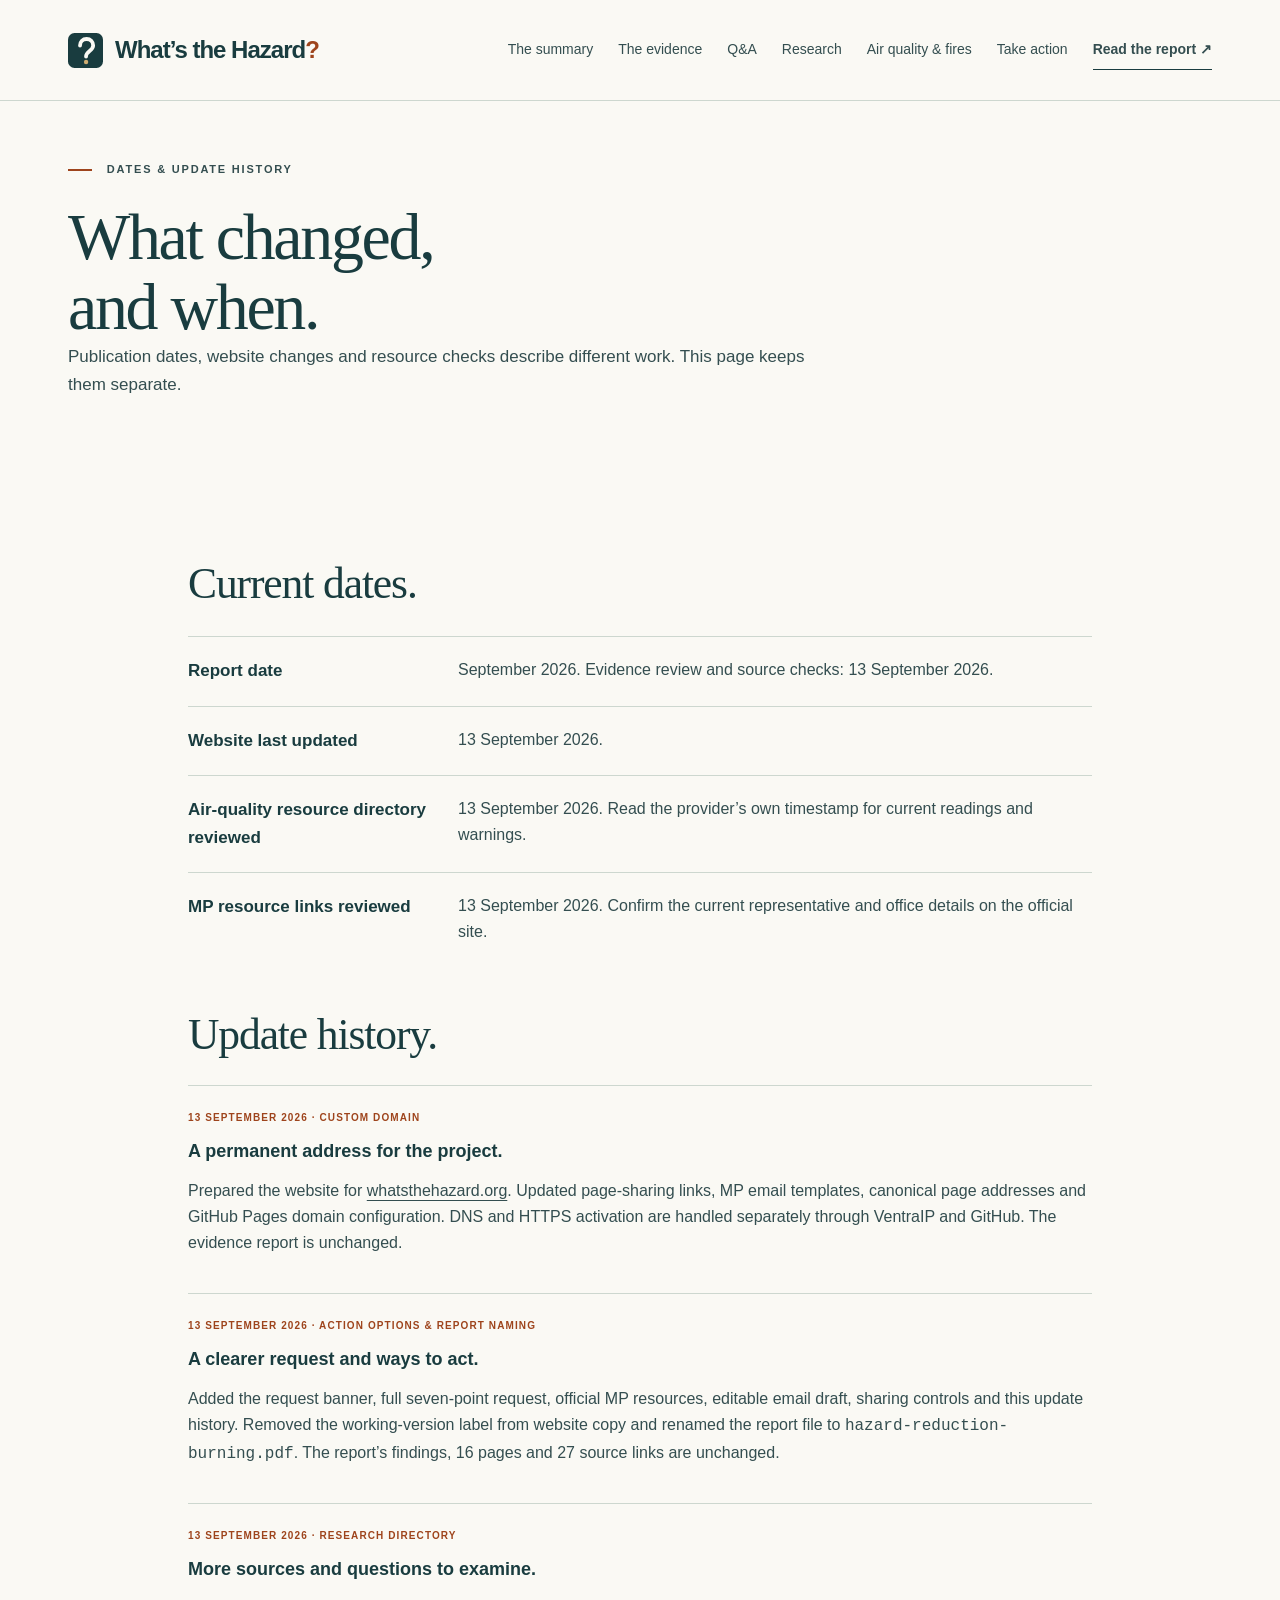
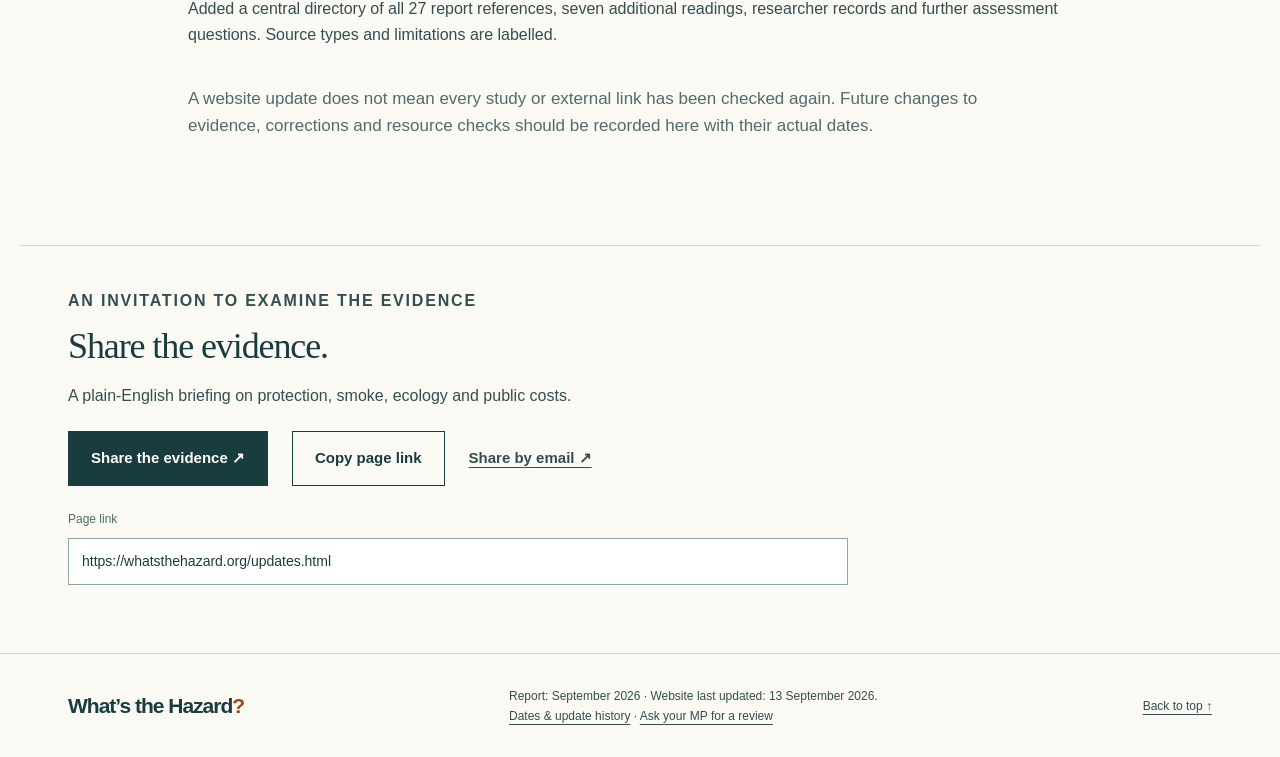
<file: updates.html>
<!doctype html>
<html lang="en-AU">
<head>
  <meta charset="utf-8">
  <meta name="viewport" content="width=device-width, initial-scale=1">
  <meta name="description" content="Dates for the evidence report, website updates and resource-directory reviews, with a public history of changes.">
  <meta name="theme-color" content="#193c3f">
  <title>Dates &amp; update history — What’s the Hazard?</title>
  <link rel="icon" href="favicon.ico" sizes="16x16 32x32 48x48">
  <link rel="icon" href="favicon.svg" type="image/svg+xml">
  <link rel="apple-touch-icon" href="assets/apple-touch-icon.png">
  <link rel="stylesheet" href="styles.css">
  <script src="site.js" defer></script>
  <link rel="canonical" href="https://whatsthehazard.org/updates.html">
  <meta property="og:url" content="https://whatsthehazard.org/updates.html">
</head>
<body><a class="skip" href="#main">Skip to content</a><header class="header"><div class="wrap header-inner">
    <a class="brand" href="index.html" aria-label="What’s the Hazard? home"><span class="brand-mark" aria-hidden="true"><img src="favicon.svg" alt="" width="35" height="35"></span>What’s the Hazard<span class="brand-dot" aria-hidden="true">?</span></a>
    <nav aria-label="Main navigation"><a href="index.html#summary">The summary</a><a href="index.html#evidence">The evidence</a><a href="questions.html">Q&amp;A</a><a href="research.html">Research</a><a href="air-quality.html">Air quality &amp; fires</a><a href="act.html">Take action</a><a class="nav-report" href="index.html#report">Read the report <span aria-hidden="true">↗</span></a></nav>
  </div></header><main id="main"><section class="wrap resource-hero" id="top"><p class="eyebrow"><span class="tiny-line" aria-hidden="true"></span> Dates &amp; update history</p><h1>What changed,<br>and when.</h1><p class="resource-intro">Publication dates, website changes and resource checks describe different work. This page keeps them separate.</p></section><section class="wrap section action-content"><h2>Current dates.</h2><dl class="date-list"><div><dt>Report date</dt><dd>September 2026. Evidence review and source checks: 13 September 2026.</dd></div><div><dt>Website last updated</dt><dd><time datetime="2026-09-13">13 September 2026</time>.</dd></div><div><dt>Air-quality resource directory reviewed</dt><dd>13 September 2026. Read the provider’s own timestamp for current readings and warnings.</dd></div><div><dt>MP resource links reviewed</dt><dd>13 September 2026. Confirm the current representative and office details on the official site.</dd></div></dl><h2>Update history.</h2><article class="research-entry"><p class="eyebrow">13 September 2026 · Custom domain</p><h3>A permanent address for the project.</h3><p>Prepared the website for <a href="https://whatsthehazard.org/">whatsthehazard.org</a>. Updated page-sharing links, MP email templates, canonical page addresses and GitHub Pages domain configuration. DNS and HTTPS activation are handled separately through VentraIP and GitHub. The evidence report is unchanged.</p></article><article class="research-entry"><p class="eyebrow">13 September 2026 · Action options &amp; report naming</p><h3>A clearer request and ways to act.</h3><p>Added the request banner, full seven-point request, official MP resources, editable email draft, sharing controls and this update history. Removed the working-version label from website copy and renamed the report file to <code>hazard-reduction-burning.pdf</code>. The report’s findings, 16 pages and 27 source links are unchanged.</p></article><article class="research-entry"><p class="eyebrow">13 September 2026 · Research directory</p><h3>More sources and questions to examine.</h3><p>Added a central directory of all 27 report references, seven additional readings, researcher records and further assessment questions. Source types and limitations are labelled.</p></article><p class="research-limit">A website update does not mean every study or external link has been checked again. Future changes to evidence, corrections and resource checks should be recorded here with their actual dates.</p></section></main><section class="wrap share-section" id="share" aria-labelledby="share-title"><p class="eyebrow">An invitation to examine the evidence</p><h2 id="share-title">Share the evidence.</h2><p>A plain-English briefing on protection, smoke, ecology and public costs.</p><div class="actions"><button class="button" type="button" data-share hidden>Share the evidence ↗</button><button class="button button-outline" type="button" data-copy-link hidden>Copy page link</button><a class="text-link" data-share-email href="mailto:?subject=What%E2%80%99s%20the%20Hazard%3F%20%E2%80%94%20read%20the%20evidence&amp;body=A%20plain-English%20briefing%20on%20hazard%20reduction%20burning%3A%20protection%2C%20smoke%2C%20ecology%20and%20public%20costs.%0A%0Ahttps%3A%2F%2Fwhatsthehazard.org%2Fupdates.html">Share by email ↗</a></div><label class="share-link-label" for="share-url">Page link</label><input class="share-url" id="share-url" data-share-url type="url" value="https://whatsthehazard.org/updates.html" readonly><p class="action-status" id="share-status" role="status" aria-live="polite"></p></section><footer class="footer"><div class="wrap footer-inner"><a class="brand" href="index.html">What’s the Hazard<span class="brand-dot" aria-hidden="true">?</span></a><p>Report: September 2026 · Website last updated: <time datetime="2026-09-13">13 September 2026</time>.<br><a href="updates.html">Dates &amp; update history</a> · <a href="act.html">Ask your MP for a review</a></p><a href="#top">Back to top ↑</a></div></footer></body></html>
</file>
<file: styles.css>
:root{--ink:#193c3f;--body:#344e50;--muted:#526b6b;--paper:#faf9f4;--pale:#edf1e9;--line:#cdd7cf;--accent:#9e441c;--white:#fff;--dark:#16383b}
*{box-sizing:border-box}html{scroll-behavior:smooth;scroll-padding-top:100px}body{margin:0;background:var(--paper);color:var(--body);font-family:Arial,Helvetica,sans-serif;font-size:17px;line-height:1.65}a{color:inherit;text-underline-offset:4px}a:hover{color:var(--accent)}a:focus-visible,summary:focus-visible{outline:3px solid var(--accent);outline-offset:5px}p{margin:0 0 1.15em}h1,h2,h3{color:var(--ink);margin:0;font-weight:400}h1,h2,.note-question,.report-cover>div{font-family:Georgia,'Times New Roman',serif}h1{font-size:clamp(44px,5.15vw,73px);line-height:1.07;letter-spacing:-2.3px;max-width:850px}h1 em{color:var(--accent);font-weight:400}h2{font-size:clamp(34px,3.4vw,47px);line-height:1.13;letter-spacing:-1.1px}h3{font-size:20px;line-height:1.35;font-weight:600;margin-bottom:12px}.wrap{max-width:1240px;margin:0 auto;padding-left:48px;padding-right:48px}.skip{position:absolute;top:-100px;left:16px;background:var(--ink);color:white;padding:12px;z-index:10}.skip:focus{top:12px}.header{background:var(--paper);border-bottom:1px solid var(--line)}.header-inner{display:flex;justify-content:space-between;align-items:center;gap:24px;min-height:100px}.brand{display:inline-flex;align-items:center;white-space:nowrap;font-size:24px;font-weight:700;letter-spacing:-1px;text-decoration:none;color:var(--ink)}.brand-mark{display:flex;align-items:center;justify-content:center;width:35px;height:35px;margin-right:12px;border:1px solid var(--ink);font-size:14px;letter-spacing:-1px}.brand-dot{color:var(--accent)}nav{display:flex;flex-wrap:wrap;justify-content:flex-end;gap:25px;font-size:14px}nav a{text-decoration:none;padding:8px 0}.nav-report{font-weight:700;border-bottom:1px solid var(--ink)}.eyebrow{font-size:11px;letter-spacing:1.8px;text-transform:uppercase;font-weight:700;line-height:1.6;margin-bottom:23px}.tiny-line{display:inline-block;vertical-align:middle;width:24px;border-top:2px solid var(--accent);margin-right:10px}.hero{padding-top:65px}.hero-grid{display:grid;grid-template-columns:minmax(0,1fr) 290px;gap:65px;align-items:center}.hero-lead{font-size:22px;line-height:1.45;margin-top:28px;max-width:620px}.hero-body{max-width:615px}.actions{display:flex;align-items:center;flex-wrap:wrap;gap:24px;margin-top:28px}.button{display:inline-flex;justify-content:space-between;align-items:center;gap:28px;background:var(--ink);color:white;text-decoration:none;padding:15px 22px;font-size:15px;font-weight:700;border:1px solid var(--ink);line-height:1.5}.button:hover{background:#285256;color:white}.text-link{font-size:15px;font-weight:700}.hero-note{position:relative;background:var(--pale);padding:33px 28px 66px;border-top:3px solid var(--ink);transform:translateY(15px)}.hero-note .eyebrow{font-size:10px;letter-spacing:1.6px}.note-question{font-size:31px;line-height:1.2;color:var(--ink);letter-spacing:-.5px}.note-rule{width:43px;border-top:1px solid var(--ink);margin:26px 0}.hero-note>p:not(.note-question):not(.eyebrow){font-size:15px;line-height:1.55}.note-small{color:var(--muted)}.note-number{position:absolute;bottom:20px;right:25px;color:var(--muted);font-size:12px;letter-spacing:2px}.hero-bottom{display:flex;justify-content:space-between;gap:20px;padding-top:28px;padding-bottom:23px;margin-top:57px;position:relative;font-size:12px;color:var(--muted)}.hero-bottom:before{content:'';position:absolute;left:48px;right:48px;top:0;border-top:1px solid var(--line)}.section{padding-top:86px;padding-bottom:86px}.section-heading{margin-bottom:36px}.section-heading .eyebrow{margin-bottom:16px}.summary-grid{display:grid;grid-template-columns:1.06fr 1fr;gap:80px}.large-text{font-size:23px;line-height:1.45;color:var(--ink);margin-bottom:22px}.summary-copy p:not(.large-text){font-size:16px}.summary-points article{display:flex;gap:20px;border-top:1px solid var(--line);padding:24px 0}.point-number{font-size:12px;color:var(--accent);padding-top:5px;letter-spacing:1px}.summary-points p{font-size:16px;margin:0}.summary-points h3{margin-bottom:8px}.commitment{border-left:3px solid var(--accent);background:var(--pale);padding:23px 30px;margin-top:45px}.commitment strong{color:var(--ink);font-size:17px}.commitment p{font-size:15px;margin:8px 0 0;max-width:940px}.evidence-section{background:var(--pale);border-top:1px solid var(--line);border-bottom:1px solid var(--line)}.heading-wide{display:flex;justify-content:space-between;gap:48px;align-items:flex-end}.heading-wide>p{max-width:280px;font-size:15px;margin:0}.evidence-grid{display:grid;grid-template-columns:repeat(3,minmax(0,1fr));gap:22px}.evidence-card{display:flex;flex-direction:column;background:var(--paper);padding:27px 27px 24px;border-top:2px solid var(--ink)}.card-top{display:flex;justify-content:space-between;gap:8px;margin-bottom:23px}.card-top .eyebrow{font-size:9px;letter-spacing:1.2px;margin:0}.year{font-size:11px;color:var(--muted)}.evidence-card h3{font-family:Georgia,serif;font-size:28px;line-height:1.17;font-weight:400;letter-spacing:-.5px;margin-bottom:20px}.evidence-card>p{font-size:15px;line-height:1.65}.limit{margin-top:auto;border-top:1px solid var(--line);padding-top:19px}.limit strong{font-size:12px;text-transform:uppercase;letter-spacing:1px;color:var(--ink)}.limit p{font-size:14px;line-height:1.6;margin-top:9px}.source-link{display:inline-block;font-size:13px;font-weight:700;margin-top:9px}.ecology-note{display:grid;grid-template-columns:180px 1fr;gap:30px;padding-top:36px;margin-top:36px;border-top:1px solid #bdcbbf}.ecology-note>.eyebrow{padding-top:4px}.ecology-note h3{font-size:21px}.ecology-note p{font-size:15px;max-width:800px}.source-pair{display:flex;flex-wrap:wrap;gap:20px;font-size:13px;font-weight:700}.funding-grid{display:grid;grid-template-columns:1fr 1fr;gap:85px}.funding-grid h2{margin-bottom:25px}.funding-grid>div>p:not(.eyebrow):not(.large-text){font-size:16px}.funding-items article{padding-bottom:25px;border-bottom:1px solid var(--line);margin-bottom:25px}.funding-items article:last-child{margin:0}.funding-items .eyebrow{color:var(--accent);font-size:10px;margin-bottom:10px;letter-spacing:1.3px}.funding-items p:not(.eyebrow){font-size:15px}.clarification{font-size:14px;padding:24px 28px;margin-top:35px;border:1px solid var(--line)}.clarification strong{color:var(--ink)}.questions-section{background:var(--dark);color:#dbe7e1}.questions-section h2,.questions-section h3,.questions-section .large-text{color:var(--paper)}.questions-grid{display:grid;grid-template-columns:.95fr 1.05fr;gap:85px}.questions-grid h2{margin-bottom:28px}.questions-grid>div>p:not(.eyebrow):not(.large-text){font-size:16px}.button-light{background:#e7efde;color:var(--dark);border-color:#e7efde;margin-top:18px}.button-light:hover{background:white;color:var(--dark)}.questions-list{list-style:none;padding:0;margin:0;counter-reset:review}.questions-list li{position:relative;border-top:1px solid #4d6969;padding:22px 0 22px 40px;counter-increment:review}.questions-list li:before{content:'0' counter(review);position:absolute;left:0;top:24px;font-size:11px;letter-spacing:1px;color:#becfbf}.questions-list h3{font-size:19px;margin-bottom:9px}.questions-list p{font-size:15px;line-height:1.6;margin:0}.faq-section{display:grid;grid-template-columns:.8fr 1.2fr;gap:70px}.faq-list details{border-top:1px solid var(--line);padding:21px 0}.faq-list details:last-child{border-bottom:1px solid var(--line)}summary{cursor:pointer;color:var(--ink);font-weight:600;font-size:17px;line-height:1.5;padding-right:8px}.faq-answer{padding:18px 0 0;font-size:15px}.faq-answer p:last-child{margin-bottom:0}.faq-answer a{font-size:13px;font-weight:700}.report-section{background:#e9ede2;border-top:1px solid var(--line)}.report-grid{display:grid;grid-template-columns:280px 1fr;gap:90px;align-items:center;padding-top:75px;padding-bottom:75px;max-width:1080px}.report-cover{background:var(--paper);border-top:6px solid var(--ink);padding:29px 27px 25px;box-shadow:10px 10px 0 #ced9ca;min-height:366px;display:flex;flex-direction:column;color:var(--ink)}.report-cover>span{font-size:8px;font-weight:700;letter-spacing:1.5px}.report-cover>div{font-size:31px;line-height:1.12;letter-spacing:-.8px;margin-top:35px}.cover-line{display:block;width:43px;border-top:2px solid var(--accent);margin-top:24px}.report-cover p{font-size:13px;line-height:1.5;margin:19px 0 30px}.report-cover>span:last-child{margin-top:auto;font-size:8px}.report-grid h2{margin-bottom:22px}.report-grid>div>p:not(.eyebrow){max-width:585px;font-size:16px}.report-meta{display:flex;flex-wrap:wrap;gap:8px 18px;font-size:12px;color:var(--muted);padding-top:8px}.footer{border-top:1px solid var(--line)}.footer-inner{display:flex;justify-content:space-between;align-items:center;gap:30px;padding-top:33px;padding-bottom:33px}.footer .brand{font-size:21px}.footer p{font-size:12px;margin:0}.footer-inner>a:last-child{font-size:12px}
@media(min-width:1400px){.hero-grid{gap:85px}}
@media(max-width:1000px){.wrap{padding-left:30px;padding-right:30px}.header-inner{min-height:90px}nav{gap:16px;font-size:13px}.hero-grid{grid-template-columns:1fr 240px;gap:32px}.hero-note{padding:25px 22px 54px}.note-question{font-size:27px}h1{font-size:55px}.hero-bottom:before{left:30px;right:30px}.summary-grid,.funding-grid,.questions-grid{gap:45px}.evidence-grid{gap:14px}.evidence-card{padding:23px 20px}.evidence-card h3{font-size:25px}.faq-section{gap:40px}.report-grid{gap:65px}.section{padding-top:65px;padding-bottom:65px}}
@media(max-width:760px){.wrap{padding-left:24px;padding-right:24px}.header-inner{display:block;padding-top:20px;padding-bottom:15px}.brand{font-size:22px}nav{justify-content:flex-start;gap:12px 22px;margin-top:13px;font-size:12px}nav a{padding:5px 0}.hero{padding-top:38px}.hero-grid{grid-template-columns:1fr;gap:35px}h1{font-size:clamp(42px,8vw,58px);letter-spacing:-1.5px}.desktop-break{display:none}.hero-lead{font-size:21px;margin-top:24px}.hero-body{font-size:16px}.hero-note{transform:none;max-width:none;padding:25px 26px 28px}.hero-note .eyebrow{margin-bottom:14px}.note-question{font-size:29px;max-width:430px}.note-rule{margin:20px 0}.hero-note .note-small{margin-bottom:0;max-width:85%}.note-number{bottom:24px}.hero-bottom{margin-top:32px;font-size:11px;flex-direction:column;gap:5px;padding-top:20px;padding-bottom:20px}.hero-bottom:before{left:24px;right:24px}.section{padding-top:52px;padding-bottom:52px}.section-heading{margin-bottom:26px}h2{font-size:36px}.summary-grid,.funding-grid,.questions-grid,.faq-section{grid-template-columns:1fr;gap:32px}.summary-points article{padding:20px 0}.large-text{font-size:21px}.commitment{margin-top:27px;padding:22px}.heading-wide{display:block}.heading-wide>p{margin-top:20px;max-width:500px}.evidence-grid{grid-template-columns:1fr;gap:22px}.evidence-card{padding:25px}.evidence-card h3{font-size:30px;max-width:470px}.evidence-card>p{font-size:16px}.limit{margin-top:8px}.limit p{font-size:15px}.ecology-note{grid-template-columns:1fr;gap:0;margin-top:28px;padding-top:28px}.ecology-note>.eyebrow{margin-bottom:12px}.clarification{padding:20px}.questions-grid{gap:38px}.faq-section{gap:24px}.faq-list details{padding:19px 0}.report-grid{grid-template-columns:1fr;gap:39px;padding-top:50px;padding-bottom:50px}.report-cover{max-width:280px;min-height:366px;margin-left:0}.report-grid h2{font-size:38px}.actions{gap:20px}.button{font-size:14px;padding:14px 19px}.footer-inner{flex-wrap:wrap;gap:20px}.footer p{flex-basis:100%;order:3}.eyebrow{letter-spacing:1.4px;font-size:10px}}
@media(prefers-reduced-motion:reduce){html{scroll-behavior:auto}}
@media print{html{scroll-behavior:auto}body{font-size:11pt;background:white;color:black}.header,nav,.actions,.footer,.report-cover,.skip{display:none}.wrap{max-width:none;padding-left:0;padding-right:0}.hero,.section,.report-grid{padding:20px 0}.hero-grid,.summary-grid,.evidence-grid,.funding-grid,.questions-grid,.faq-section,.report-grid{display:block}.hero-note{margin:20px 0;transform:none}.hero-bottom{margin-top:20px}.hero-bottom:before{left:0;right:0}h1{font-size:32pt;letter-spacing:-1px}h2{font-size:25pt}h3{font-size:15pt}.questions-section,.report-section,.evidence-section{background:white;color:black}.questions-section h2,.questions-section h3,.questions-section .large-text{color:black}.evidence-card,.funding-items article,.questions-list li{break-inside:avoid;margin-bottom:15px}.evidence-card{border:1px solid #aaa}.questions-list li:before{color:black}.faq-section{display:none}.heading-wide{display:block}.report-meta{color:black}a{color:black}.source-link{font-size:10pt}}

/* Keep reading text comfortable at the default browser size. */
.evidence-card>p,.limit p,.ecology-note p,.funding-items p:not(.eyebrow),.questions-list p,.faq-answer,.commitment p,.hero-note>p:not(.note-question):not(.eyebrow){font-size:16px}
.brand-mark{border:0}.brand-mark img{display:block;width:35px;height:35px}.landscape-figure{margin-top:7px;margin-bottom:0}.landscape-figure>img{display:block;width:100%;height:auto;aspect-ratio:3/1;object-fit:cover;object-position:center 62%}.landscape-figure figcaption{font-size:11px;line-height:1.5;color:var(--muted);margin-top:9px;text-align:right}
@media(max-width:760px){.landscape-figure{margin-top:8px}.landscape-figure>img{aspect-ratio:2/1}.landscape-figure figcaption{font-size:10px}}
@media print{.landscape-figure{display:none}}
.utility-strip{background:var(--pale);border-bottom:1px solid var(--line);font-size:12px}.utility-strip>.wrap{display:flex;justify-content:space-between;gap:20px;padding-top:12px;padding-bottom:12px}.utility-strip a{font-weight:700}.resource-hero{padding-top:60px;padding-bottom:55px}.resource-hero h1{font-size:clamp(44px,5.15vw,70px)}.resource-hero .hero-lead{max-width:700px}.resource-intro{max-width:740px;font-size:17px}.resource-notice{border-left:3px solid var(--accent);padding:18px 24px;background:var(--pale);margin-top:35px;max-width:840px;font-size:15px}.resource-notice p{margin:7px 0 0}.state-jumps{display:flex;justify-content:flex-start;gap:10px;margin-bottom:30px;font-size:13px}.state-jumps a{padding:7px 16px;background:var(--paper);border:1px solid var(--line);font-weight:700;text-decoration:none}.state-grid{display:grid;grid-template-columns:repeat(2,minmax(0,1fr));gap:24px;align-items:start}.state-card{padding:28px;background:var(--paper);border-top:2px solid var(--ink);scroll-margin-top:20px}.state-card>.eyebrow{color:var(--accent);margin-bottom:10px}.state-card h3{font-family:Georgia,serif;font-size:28px;font-weight:400}.state-card>p{font-size:16px;line-height:1.55;min-height:74px}.resource-link{display:flex;justify-content:space-between;align-items:center;gap:18px;border-top:1px solid var(--line);padding:15px 0;text-decoration:none;font-size:17px;font-weight:600;line-height:1.4}.resource-link small{display:block;font-size:12px;font-weight:400;color:var(--muted);margin-top:5px}.additional-tools{margin-top:30px}.additional-tools .source-link{margin-top:auto;padding-top:8px}.additional-tools .eyebrow{margin-bottom:15px}.advice-grid{display:grid;grid-template-columns:1.2fr .8fr;gap:65px}.advice-grid h2{margin-bottom:25px}.advice-grid>div>p{font-size:17px}.health-help{background:var(--paper);padding:30px;border-top:2px solid var(--ink);align-self:start}.health-help h3{font-size:22px}.health-help p{font-size:16px}.resource-reading h2{margin-bottom:25px}.resource-reading>p:not(.eyebrow){max-width:750px}.directory-date{margin:35px 0 0;font-size:12px}nav [aria-current=page]{font-weight:700;border-bottom:1px solid var(--ink)}
@media(max-width:1000px){.header-inner{gap:22px}nav{gap:10px 19px}}
@media(max-width:760px){.utility-strip>.wrap{display:block;padding-top:10px;padding-bottom:10px}.utility-strip span{display:block}.utility-strip a span{display:inline}.resource-hero{padding-top:40px;padding-bottom:40px}.state-grid,.advice-grid{grid-template-columns:1fr;gap:24px}.state-card{padding:25px}.state-card>p{min-height:0}.state-card h3{font-size:28px}.resource-notice{padding:18px 21px}.state-jumps{gap:8px;margin-top:0}.state-jumps a{padding:7px 14px}.advice-grid{gap:32px}.health-help{padding:25px}.directory-date{font-size:11px}}
@media print{.utility-strip,.state-jumps{display:none}.state-grid,.advice-grid{display:block}.state-card{break-inside:avoid;margin-bottom:15px}.resource-hero{padding:20px 0}.resource-link{font-size:12pt}.resource-link:after{content:attr(href);display:block;font-size:8pt;overflow-wrap:anywhere}.resource-link{display:block}.resource-link>span:last-child{display:none}.state-card>p{min-height:0}}
.qa-layout{display:grid;grid-template-columns:240px minmax(0,1fr);gap:55px;padding-top:10px;padding-bottom:10px;align-items:start}.qa-index{border-top:2px solid var(--ink);padding-top:20px}.qa-index>.eyebrow{margin-bottom:12px}.qa-index nav{display:block;font-size:13px;line-height:1.5}.qa-index nav a{display:block;padding:10px 0;border-bottom:1px solid var(--line)}.qa-index>.text-link{display:inline-block;margin-top:24px}.qa-item{border-top:1px solid var(--line);padding:23px 0;scroll-margin-top:25px}.qa-item:last-child{border-bottom:1px solid var(--line)}.qa-item>summary{display:flex;align-items:flex-start;gap:16px;list-style:none;font-size:20px;line-height:1.4;padding-right:28px;position:relative}.qa-item>summary::-webkit-details-marker{display:none}.qa-item>summary:after{content:'+';position:absolute;right:0;top:0;font-size:24px;font-weight:400;line-height:1.2}.qa-item[open]>summary:after{content:'−'}.qa-number{font-size:12px;line-height:1.5;letter-spacing:1px;color:var(--accent);padding-top:5px;flex:none}.qa-answer{padding:23px 0 0 34px;font-size:17px;line-height:1.65}.qa-case{background:var(--pale);border-left:2px solid var(--ink);padding:19px 22px;margin-bottom:24px}.qa-case h2{font-family:Arial,Helvetica,sans-serif;font-size:11px;letter-spacing:1.2px;text-transform:uppercase;line-height:1.5;font-weight:700;margin-bottom:10px}.qa-case p{font-size:16px;line-height:1.6;margin:0}.qa-answer h3{font-size:18px;margin-bottom:12px}.qa-answer a{font-size:14px;font-weight:600;overflow-wrap:anywhere}.qa-answer ul{padding-left:23px;margin:0 0 22px}.qa-answer li{margin-bottom:14px}.qa-limit{border-top:1px solid var(--line);padding-top:17px;font-size:15px;line-height:1.65;margin:22px 0 0;color:var(--muted)}.qa-limit strong{color:var(--ink)}.qa-closing{max-width:990px}.qa-closing h2{margin-bottom:25px}.qa-closing>p:not(.eyebrow){max-width:750px}.qa-promo{padding-bottom:15px;margin-bottom:0}
@media(max-width:1000px){.qa-layout{grid-template-columns:205px minmax(0,1fr);gap:35px}}
@media(max-width:760px){.qa-layout{grid-template-columns:1fr;gap:35px;padding-top:0}.qa-index nav{display:grid;grid-template-columns:repeat(2,minmax(0,1fr));gap:0 18px}.qa-index nav a{font-size:12px;padding:9px 0}.qa-item{padding:22px 0}.qa-item>summary{font-size:19px;gap:12px;padding-right:25px}.qa-answer{padding-left:0}.qa-case{padding:17px 19px}.qa-answer>p,.qa-answer li{font-size:16px}.qa-limit{font-size:15px}.qa-closing{padding-top:45px}}
@media(max-width:360px){.qa-index nav{grid-template-columns:1fr}}
@media print{.qa-layout{display:block}.qa-index{display:none}.qa-item{break-inside:auto}.qa-item>summary{font-size:15pt;break-after:avoid}.qa-answer{font-size:11pt}.qa-case{break-inside:avoid}.qa-limit{break-inside:avoid}}

/* Research directory: readable citations and visible scope notes. */
.research-layout{padding-bottom:65px}.research-section{padding:0 0 48px;scroll-margin-top:24px}.research-section>h2{font-size:35px;margin-bottom:22px;letter-spacing:-.6px}.research-section>.eyebrow{margin-bottom:13px}.research-section>p{font-size:16px}.research-entry{border-top:1px solid var(--line);padding:24px 0}.research-entry>.eyebrow{color:var(--accent);font-size:10px;letter-spacing:1.1px;margin-bottom:12px}.research-entry h3{font-size:18px;line-height:1.5;font-weight:600;margin-bottom:13px;overflow-wrap:anywhere}.research-entry>p:not(.eyebrow){font-size:16px;margin-bottom:12px}.research-limit{color:var(--muted);line-height:1.6}.research-limit strong{color:var(--ink)}.research-entry .source-pair{gap:8px 20px;font-size:13px}.research-angles{padding-left:23px;margin:28px 0 0}.research-angles li{padding:0 0 18px 8px}.research-angles li::marker{color:var(--accent);font-size:13px;font-weight:700}.research-angles h3{font-size:19px}.research-angles p{font-size:16px;margin:0}.research-angles a{font-size:14px;font-weight:600}.research-people{display:grid;grid-template-columns:repeat(2,minmax(0,1fr));gap:0 25px;margin:26px 0}.research-people article{border-top:1px solid var(--line);padding:22px 0}.research-people h3{font-size:19px}.research-people p{font-size:15px;margin:0}.header-inner>nav{min-width:0}
@media(max-width:760px){.research-layout{padding-bottom:45px}.research-section{padding-bottom:32px}.research-section>h2{font-size:31px}.research-entry h3{font-size:17px}.research-people{grid-template-columns:1fr}.research-angles li{padding-left:2px}.research-entry .source-pair{font-size:13px}}
@media print{.research-layout{padding-bottom:0}.research-section{padding-bottom:22px}.research-section h2{font-size:20pt}.research-entry{break-inside:avoid;padding:15px 0}.research-entry h3{font-size:12pt}.research-entry>p:not(.eyebrow){font-size:10pt}.research-entry h3 a:after{content:' (' attr(href) ')';font-size:8pt;font-weight:400}.research-people{display:block}}

/* Public request and optional sharing/email controls. */
[hidden]{display:none!important}.request-banner{display:grid;grid-template-columns:310px minmax(0,1fr);gap:38px;background:var(--pale);border-top:2px solid var(--ink);padding-top:30px;padding-bottom:30px;margin-top:15px;margin-bottom:28px}.request-banner .eyebrow{margin-bottom:12px;color:var(--accent)}.request-banner h2{font-size:29px;line-height:1.2;letter-spacing:-.5px}.request-banner ul{margin:0;padding-left:20px;font-size:16px}.request-banner li{margin-bottom:5px}.request-banner .actions{gap:12px 22px;margin-top:21px}.request-banner .button{font-size:14px;padding:11px 16px}.request-banner .text-link{font-size:13px}.action-content{max-width:1000px}.action-content>h2{margin-bottom:25px}.action-content>p{max-width:830px}.action-content .full-request{margin-bottom:25px}.mp-card{background:var(--paper);border-top:2px solid var(--ink);padding:25px;margin-top:28px}.mp-card h3{font-size:22px;margin-bottom:15px}.mp-card>p{font-size:16px}.mp-card .mp-note{font-size:14px;color:var(--muted);margin:18px 0 0}.mp-state-links{display:grid;grid-template-columns:repeat(2,minmax(0,1fr));gap:10px 28px;font-size:16px;font-weight:600}.email-editor{border-top:2px solid var(--ink);padding-top:26px}.email-editor label{display:block;font-size:16px;font-weight:600;color:var(--ink);margin-bottom:10px}.email-editor label span{font-size:13px;font-weight:400;color:var(--muted)}.email-editor input,.email-editor textarea,.share-url{display:block;width:100%;max-width:100%;min-width:0;padding:13px 14px;border:1px solid #8fa6a0;background:var(--white);font:inherit;color:var(--ink);border-radius:0}.email-editor input{margin-bottom:24px}.email-editor textarea{font-size:16px;line-height:1.65;resize:vertical;min-height:300px}.email-editor input:focus-visible,.email-editor textarea:focus-visible,.share-url:focus-visible{outline:3px solid var(--accent);outline-offset:3px}button.button{font-family:inherit;cursor:pointer}button.button:disabled{opacity:.65;cursor:wait}.button-outline{background:transparent;color:var(--ink)}.button-outline:hover{background:var(--pale);color:var(--ink)}.share-section{border-top:1px solid var(--line);padding-top:42px;padding-bottom:32px}.share-section h2{font-size:36px;margin-bottom:16px}.share-section>.eyebrow{margin-bottom:13px}.share-section>p{font-size:16px}.share-section .actions{margin-top:22px;gap:12px 24px}.share-link-label{display:block;font-size:12px;color:var(--muted);margin:24px 0 8px}.share-url{max-width:780px;font-size:14px;padding:11px 13px}.action-status{font-size:14px;min-height:23px;color:var(--ink);margin:13px 0 0}.date-list{margin:28px 0 45px}.date-list>div{display:grid;grid-template-columns:240px minmax(0,1fr);gap:30px;border-top:1px solid var(--line);padding:20px 0}.date-list dt{font-weight:600;color:var(--ink)}.date-list dd{margin:0;font-size:16px}
@media(max-width:1000px){.request-banner{grid-template-columns:260px minmax(0,1fr);gap:25px}.request-banner h2{font-size:26px}}
@media(max-width:760px){.request-banner{grid-template-columns:1fr;gap:20px;padding-top:25px;padding-bottom:25px;margin-top:6px}.request-banner h2{font-size:28px}.request-banner .actions{gap:16px 22px}.request-banner .text-link{font-size:14px}.action-content{padding-top:45px;padding-bottom:45px}.mp-card{padding:22px}.mp-state-links{grid-template-columns:1fr;gap:13px}.email-editor label span{display:block;margin-top:4px}.share-section{padding-top:33px;padding-bottom:25px}.share-section h2{font-size:32px}.share-section .actions{gap:16px}.date-list>div{grid-template-columns:1fr;gap:8px}.email-editor input,.email-editor textarea{font-size:16px}.share-url{font-size:13px}}
@media print{.request-banner{display:block;background:white}.request-banner h2{font-size:20pt}.share-section,.email-editor .actions{display:none}.date-list>div{display:block}.mp-state-links{display:block}.mp-state-links a{display:block}.email-editor textarea{min-height:0}}
</file>
